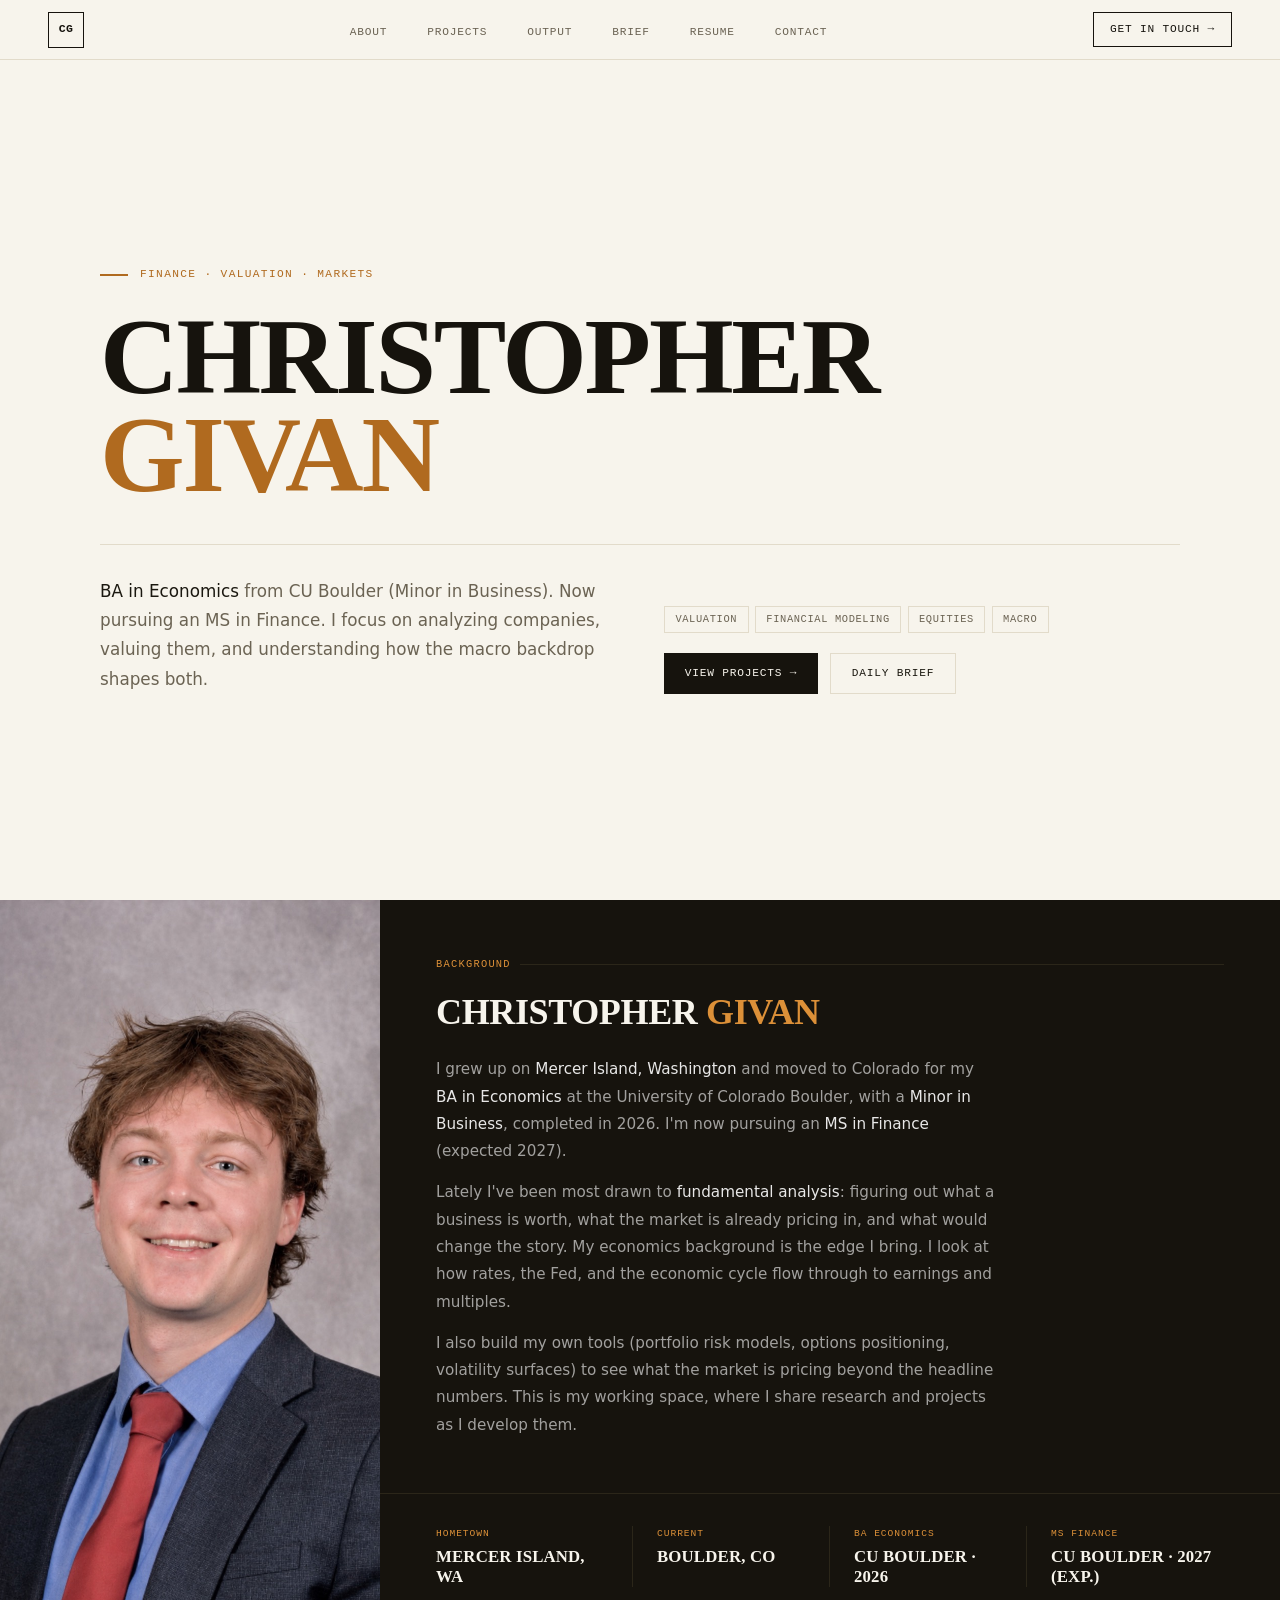
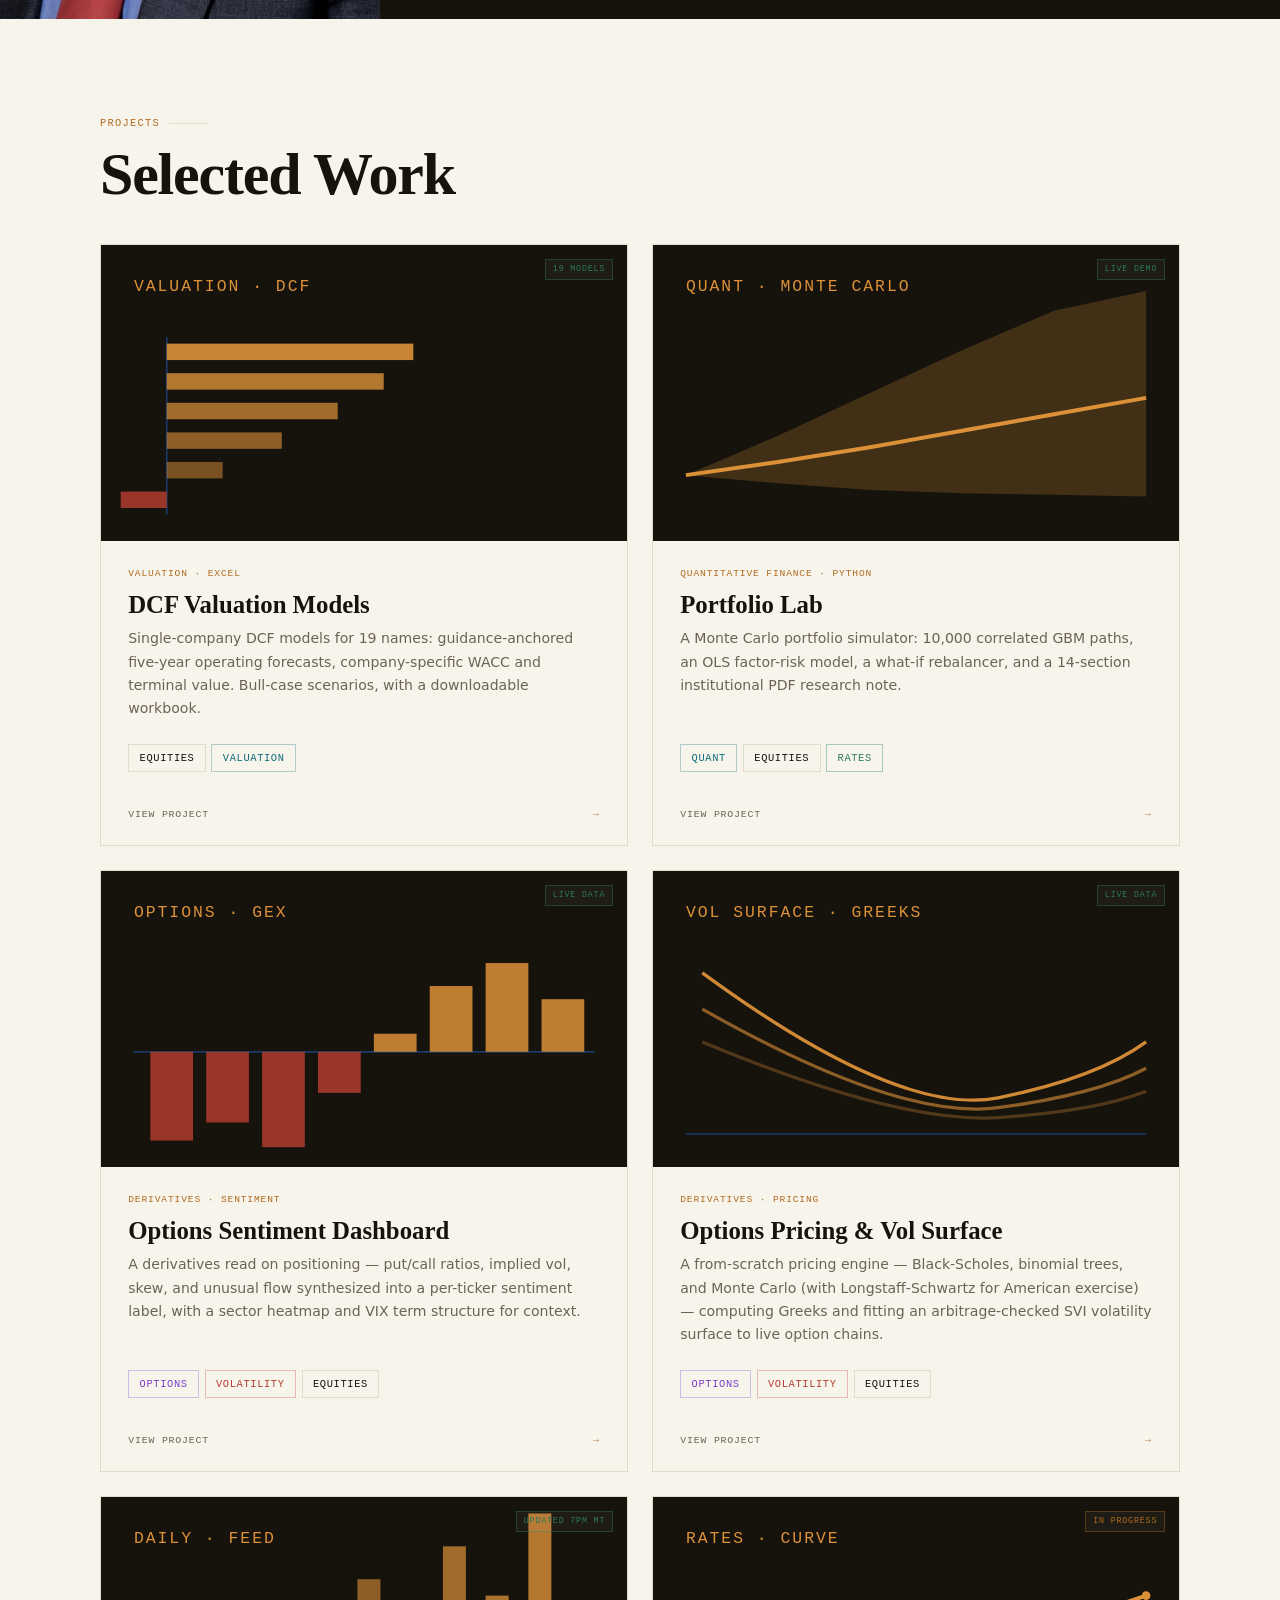
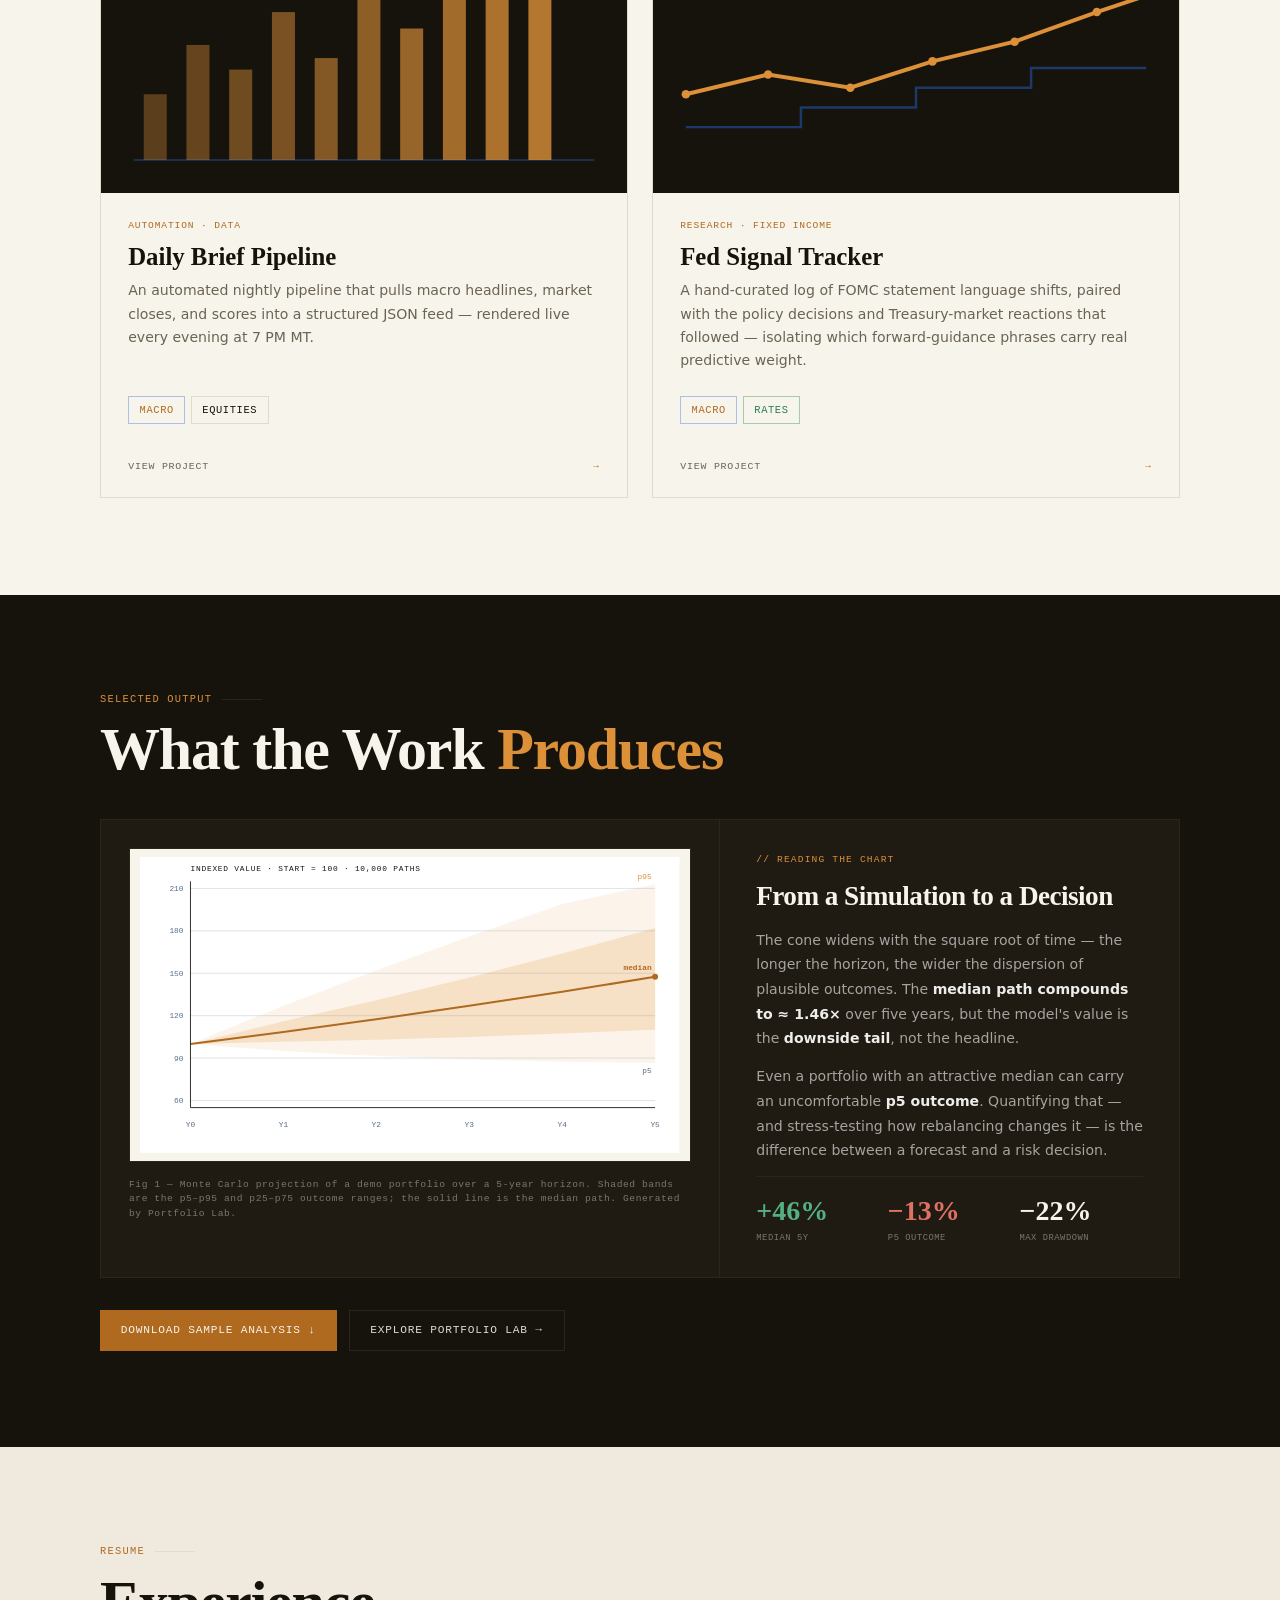
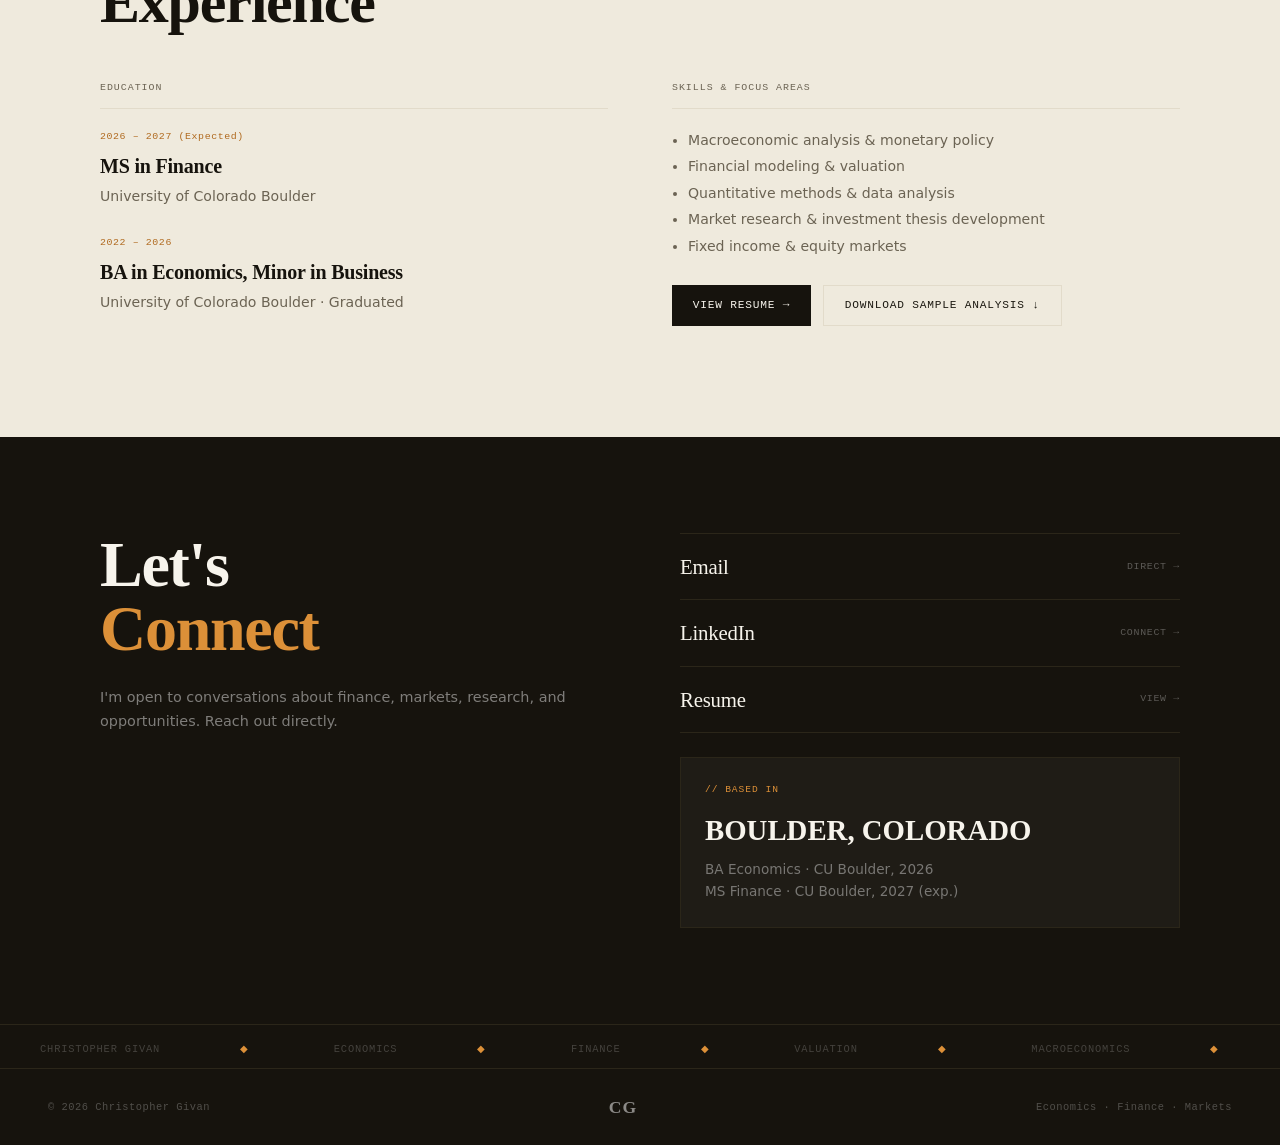
<file: index.html>
<!DOCTYPE html>
<html lang="en">
<head>
  <meta charset="UTF-8" />
  <meta name="viewport" content="width=device-width, initial-scale=1.0" />
  <meta http-equiv="Content-Security-Policy" content="default-src 'self'; script-src 'self' 'unsafe-inline'; style-src 'self' 'unsafe-inline' https://fonts.googleapis.com; font-src https://fonts.gstatic.com; img-src 'self' data:; connect-src 'self'; frame-ancestors 'none';" />
  <title>Christopher Givan — Finance · Valuation · Markets</title>

  <!-- SEO -->
  <meta name="description" content="Christopher Givan — BA in Economics (Minor in Business) from CU Boulder, MS in Finance candidate. Company valuation, options positioning, macro research, and daily market coverage." />
  <meta name="author" content="Christopher Givan" />
  <meta name="theme-color" content="#0e2240" />

  <!-- Open Graph -->
  <meta property="og:type" content="website" />
  <meta property="og:title" content="Christopher Givan — Finance · Valuation · Markets" />
  <meta property="og:description" content="Company valuation, options positioning, macro research, and daily market coverage." />
  <meta property="og:image" content="headshot.jpg" />

  <!-- Twitter -->
  <meta name="twitter:card" content="summary_large_image" />
  <meta name="twitter:title" content="Christopher Givan — Finance · Valuation · Markets" />
  <meta name="twitter:description" content="Company valuation, options positioning, macro research, and daily market coverage." />
  <meta name="twitter:image" content="headshot.jpg" />

  <!-- Favicon (inline SVG, matches CG monogram) -->
  <link rel="icon" type="image/svg+xml" href="data:image/svg+xml,%3Csvg xmlns='http://www.w3.org/2000/svg' viewBox='0 0 32 32'%3E%3Crect width='32' height='32' fill='%230e2240'/%3E%3Ctext x='16' y='22' font-family='-apple-system,BlinkMacSystemFont,Segoe UI,sans-serif' font-size='14' font-weight='800' fill='white' text-anchor='middle'%3ECG%3C/text%3E%3C/svg%3E" />

  <link rel="preconnect" href="https://fonts.googleapis.com" />
  <link rel="preconnect" href="https://fonts.gstatic.com" crossorigin />
  <link href="https://fonts.googleapis.com/css2?family=IBM+Plex+Mono:wght@400;500;600&family=IBM+Plex+Sans:wght@300;400;500;600;700&family=Newsreader:ital,opsz,wght@0,6..72,400;0,6..72,500;0,6..72,600;0,6..72,700;1,6..72,400;1,6..72,500;1,6..72,600;1,6..72,700&display=swap" rel="stylesheet" />
  <link rel="stylesheet" href="Assets/site.css" />
  <style>
    *, *::before, *::after { box-sizing: border-box; margin: 0; padding: 0; }

    :root {
      --white:   #f7f4ec;
      --off:     #efeadd;
      --light:   #e7e0cf;
      --border:  #e2dbca;
      --navy:    #16130d;
      --navy2:   #1f1b13;
      --navy3:   #2b2619;
      --blue:    #b06a1f;
      --blue2:   #dc9038;
      --blue-lt: #f3e4cc;
      --text:    #1b1810;
      --muted:   #6b6353;
      --green:   #2c7a57;
      --green-lt:#dfeee4;
      --red:     #b23b2e;
      --red-lt:  #f6e2dd;
    }

    html { scroll-behavior: smooth; }

    body {
      background: var(--white);
      color: var(--text);
      font-family: 'IBM Plex Sans', system-ui, sans-serif;
      font-size: 15px;
      line-height: 1.6;
      overflow-x: hidden;
    }

    /* ── NAV ── */
    nav {
      position: fixed;
      top: 0; left: 0; right: 0;
      z-index: 200;
      display: flex;
      align-items: center;
      justify-content: space-between;
      padding: 0 3rem;
      height: 60px;
      background: rgba(247, 244, 236, 0.95);
      backdrop-filter: blur(12px);
      border-bottom: 1px solid var(--border);
    }

    .nav-logo {
      display: flex;
      align-items: center;
      justify-content: center;
      width: 36px; height: 36px;
      border: 1.5px solid var(--navy);
      font-family: 'IBM Plex Mono', ui-monospace, monospace;
      font-size: 0.72rem;
      font-weight: 600;
      color: var(--navy);
      text-decoration: none;
      letter-spacing: 0.04em;
    }

    .nav-links {
      display: flex;
      align-items: center;
      gap: 2.5rem;
      list-style: none;
    }

    .nav-links a {
      font-family: 'IBM Plex Mono', ui-monospace, monospace;
      font-size: 0.7rem;
      font-weight: 500;
      color: var(--muted);
      text-decoration: none;
      letter-spacing: 0.07em;
      text-transform: uppercase;
      transition: color 0.15s;
    }

    .nav-links a:hover { color: var(--navy); }

    .nav-cta {
      font-family: 'IBM Plex Mono', ui-monospace, monospace;
      font-size: 0.7rem;
      font-weight: 500;
      letter-spacing: 0.07em;
      text-transform: uppercase;
      padding: 0.45rem 1rem;
      border: 1.5px solid var(--navy);
      color: var(--navy);
      text-decoration: none;
      transition: all 0.15s;
    }

    .nav-cta:hover {
      background: var(--navy);
      color: var(--white);
    }

    /* ── HERO ── */
    #hero {
      min-height: 100vh;
      display: flex;
      align-items: center;
      padding: 0 3rem;
      background: var(--white);
      position: relative;
      overflow: hidden;
    }

    .hero-inner {
      max-width: 1080px;
      margin: 0 auto;
      width: 100%;
      padding-top: 60px;
    }

    .hero-eyebrow {
      font-family: 'IBM Plex Mono', ui-monospace, monospace;
      font-size: 0.7rem;
      color: var(--blue);
      letter-spacing: 0.12em;
      text-transform: uppercase;
      margin-bottom: 1.5rem;
      display: flex;
      align-items: center;
      gap: 0.75rem;
    }

    .hero-eyebrow::before {
      content: '';
      display: inline-block;
      width: 28px;
      height: 1.5px;
      background: var(--blue);
    }

    .hero-name {
      font-family: 'Newsreader', Georgia, 'Times New Roman', serif;
      font-weight: 700;
      font-size: clamp(3.75rem, 8.5vw, 7.5rem);
      line-height: 0.9;
      letter-spacing: -0.02em;
      text-transform: uppercase;
      color: var(--navy);
      margin-bottom: 2.5rem;
    }

    .hero-name .line2 {
      color: var(--blue);
      display: block;
    }

    .hero-bottom {
      display: grid;
      grid-template-columns: 1fr 1fr;
      gap: 3rem;
      align-items: end;
      border-top: 1px solid var(--border);
      padding-top: 2rem;
    }

    .hero-bio {
      font-size: 1.05rem;
      color: var(--muted);
      line-height: 1.75;
    }

    .hero-bio strong { color: var(--text); font-weight: 500; }

    .hero-right-block {
      display: flex;
      flex-direction: column;
      gap: 1.25rem;
      align-items: flex-start;
    }

    .hero-tags {
      display: flex;
      flex-wrap: wrap;
      gap: 0.4rem;
    }

    .tag {
      font-family: 'IBM Plex Mono', ui-monospace, monospace;
      font-size: 0.65rem;
      letter-spacing: 0.06em;
      text-transform: uppercase;
      padding: 0.28rem 0.65rem;
      border: 1px solid var(--border);
      color: var(--muted);
      background: var(--white);
    }

    .hero-btns {
      display: flex;
      gap: 0.75rem;
    }

    .btn {
      font-family: 'IBM Plex Mono', ui-monospace, monospace;
      font-size: 0.7rem;
      font-weight: 500;
      letter-spacing: 0.07em;
      text-transform: uppercase;
      padding: 0.65rem 1.3rem;
      text-decoration: none;
      cursor: pointer;
      border: none;
      transition: all 0.15s;
      display: inline-flex;
      align-items: center;
      gap: 0.4rem;
    }

    .btn-navy  { background: var(--navy); color: var(--white); }
    .btn-navy:hover { background: var(--navy2); }
    .btn-outline { background: transparent; border: 1.5px solid var(--border); color: var(--text); }
    .btn-outline:hover { border-color: var(--navy); color: var(--navy); }

    /* ── ABOUT ── */
    #about {
      background: var(--navy);
      padding: 0;
    }

    .about-bento {
      display: grid;
      grid-template-columns: 380px 1fr;
      grid-template-rows: auto auto;
      min-height: 560px;
    }

    /* Photo cell */
    .about-photo-cell {
      grid-row: 1 / 3;
      position: relative;
      overflow: hidden;
      background: var(--navy2);
    }

    .about-photo-cell img {
      width: 100%;
      height: 100%;
      object-fit: cover;
      object-position: center top;
      display: block;
      filter: grayscale(10%);
    }

    .about-photo-cell .photo-placeholder {
      width: 100%;
      height: 100%;
      min-height: 560px;
      display: flex;
      align-items: center;
      justify-content: center;
      color: var(--navy3);
      font-family: 'IBM Plex Mono', ui-monospace, monospace;
      font-size: 0.7rem;
      letter-spacing: 0.06em;
    }

    /* Bio cell */
    .about-bio-cell {
      padding: 3.5rem 3.5rem 2.5rem;
      border-bottom: 1px solid var(--navy3);
    }

    .about-label {
      font-family: 'IBM Plex Mono', ui-monospace, monospace;
      font-size: 0.65rem;
      letter-spacing: 0.12em;
      text-transform: uppercase;
      color: var(--blue2);
      margin-bottom: 1.25rem;
      display: flex;
      align-items: center;
      gap: 0.6rem;
    }

    .about-label::after {
      content: '';
      flex: 1;
      height: 1px;
      background: var(--navy3);
    }

    .about-bio-cell h2 {
      font-family: 'Newsreader', Georgia, 'Times New Roman', serif;
      font-size: 2.25rem;
      font-weight: 600;
      color: var(--white);
      letter-spacing: -0.01em;
      margin-bottom: 1.5rem;
      line-height: 1.1;
    }

    .about-bio-cell h2 span { color: var(--blue2); }

    .about-text {
      font-size: 0.95rem;
      color: rgba(255,255,255,0.6);
      line-height: 1.8;
      margin-bottom: 0.85rem;
      max-width: 560px;
    }

    .about-text strong { color: rgba(255,255,255,0.9); font-weight: 500; }

    /* Facts row */
    .about-facts-cell {
      padding: 2rem 3.5rem;
      display: grid;
      grid-template-columns: repeat(4, 1fr);
      gap: 0;
    }

    .fact-tile {
      padding: 0 1.5rem 0 0;
      border-right: 1px solid var(--navy3);
    }

    .fact-tile:first-child { padding-left: 0; }
    .fact-tile:last-child { border-right: none; padding-right: 0; padding-left: 1.5rem; }
    .fact-tile:not(:first-child):not(:last-child) { padding-left: 1.5rem; }

    .fact-label {
      font-family: 'IBM Plex Mono', ui-monospace, monospace;
      font-size: 0.6rem;
      letter-spacing: 0.1em;
      text-transform: uppercase;
      color: var(--blue2);
      margin-bottom: 0.35rem;
    }

    .fact-value {
      font-family: 'Newsreader', Georgia, 'Times New Roman', serif;
      font-size: 1.05rem;
      font-weight: 700;
      text-transform: uppercase;
      color: var(--white);
      letter-spacing: 0.01em;
      line-height: 1.2;
    }

    /* ── SECTION WRAPPER ── */
    .section-white { background: var(--white); padding: 6rem 3rem; }
    .section-off    { background: var(--off);   padding: 6rem 3rem; }
    .section-navy   { background: var(--navy);  padding: 6rem 3rem; }

    .inner { max-width: 1080px; margin: 0 auto; }

    .section-eyebrow {
      font-family: 'IBM Plex Mono', ui-monospace, monospace;
      font-size: 0.65rem;
      letter-spacing: 0.12em;
      text-transform: uppercase;
      color: var(--blue);
      margin-bottom: 0.75rem;
      display: flex;
      align-items: center;
      gap: 0.6rem;
    }

    .section-eyebrow-light { color: var(--blue2); }
    .section-eyebrow-light::after { background: var(--navy3) !important; }

    .section-eyebrow::after {
      content: '';
      width: 40px;
      height: 1px;
      background: var(--border);
    }

    .section-heading {
      font-family: 'Newsreader', Georgia, 'Times New Roman', serif;
      font-weight: 600;
      font-size: clamp(2.25rem, 5vw, 3.75rem);
      letter-spacing: -0.02em;
      line-height: 1.0;
      margin-bottom: 2.5rem;
    }

    /* ── PROJECTS ── */
    .projects-grid {
      display: grid;
      grid-template-columns: repeat(3, 1fr);
      gap: 1px;
      background: var(--border);
      border: 1px solid var(--border);
    }

    .project-card {
      background: var(--white);
      padding: 2rem;
      min-height: 200px;
      text-decoration: none;
      display: block;
      transition: background 0.15s;
    }

    .project-card:hover { background: var(--off); }

    .project-cat {
      font-family: 'IBM Plex Mono', ui-monospace, monospace;
      font-size: 0.6rem;
      letter-spacing: 0.08em;
      text-transform: uppercase;
      color: var(--blue);
      margin-bottom: 0.6rem;
    }

    .project-card h3 {
      font-family: 'Newsreader', Georgia, 'Times New Roman', serif;
      font-size: 1.3rem;
      font-weight: 600;
      color: var(--navy);
    }

    .project-card p {
      font-size: 0.85rem;
      color: var(--muted);
      margin-top: 0.4rem;
      line-height: 1.6;
    }

    .placeholder-card {
      background: var(--white);
      display: flex;
      align-items: center;
      justify-content: center;
      min-height: 200px;
      border: 1.5px dashed var(--border);
    }

    .placeholder-card span {
      font-family: 'IBM Plex Mono', ui-monospace, monospace;
      font-size: 0.65rem;
      letter-spacing: 0.08em;
      text-transform: uppercase;
      color: var(--border);
    }

    /* ── BRIEF ── */
    #brief { background: var(--navy); }

    .brief-header {
      background: var(--navy);
      border-bottom: 1px solid var(--navy3);
      padding: 1.1rem 3rem;
      display: flex;
      align-items: center;
      justify-content: space-between;
      flex-wrap: wrap;
      gap: 0.75rem;
    }

    .brief-badge {
      font-family: 'IBM Plex Mono', ui-monospace, monospace;
      font-size: 0.62rem;
      letter-spacing: 0.1em;
      text-transform: uppercase;
      color: var(--blue2);
      border: 1px solid var(--navy3);
      padding: 0.22rem 0.6rem;
      background: rgba(255,255,255,0.04);
    }

    .brief-date {
      font-family: 'IBM Plex Mono', ui-monospace, monospace;
      font-size: 0.7rem;
      color: rgba(255,255,255,0.35);
      letter-spacing: 0.04em;
    }

    /* Market strip */
    .mkt-strip {
      display: grid;
      grid-template-columns: repeat(6, 1fr);
      border-bottom: 1px solid var(--navy3);
    }

    .mkt-tile {
      padding: 1rem 1.5rem;
      border-right: 1px solid var(--navy3);
      background: rgba(0,0,0,0.15);
    }

    .mkt-tile:last-child { border-right: none; }

    .mkt-ticker {
      font-family: 'IBM Plex Mono', ui-monospace, monospace;
      font-size: 0.58rem;
      letter-spacing: 0.1em;
      text-transform: uppercase;
      color: rgba(255,255,255,0.35);
      margin-bottom: 0.3rem;
    }

    .mkt-price {
      font-family: 'Newsreader', Georgia, 'Times New Roman', serif;
      font-size: 1.2rem;
      font-weight: 800;
      color: var(--white);
      line-height: 1;
    }

    .mkt-chg {
      font-family: 'IBM Plex Mono', ui-monospace, monospace;
      font-size: 0.67rem;
      margin-top: 0.2rem;
    }

    .up   { color: #54b083; }
    .down { color: #dd7163; }
    .flat { color: rgba(244, 239, 227, 0.35); }

    /* Brief body */
    .brief-body {
      display: grid;
      grid-template-columns: 1fr 280px;
      max-width: 1080px;
      margin: 0 auto;
    }

    .brief-main {
      padding: 2rem 2.5rem;
      border-right: 1px solid var(--navy3);
    }

    .brief-sidebar {
      padding: 1.5rem;
    }

    .brief-col-label {
      font-family: 'IBM Plex Mono', ui-monospace, monospace;
      font-size: 0.6rem;
      letter-spacing: 0.1em;
      text-transform: uppercase;
      color: rgba(255,255,255,0.3);
      margin-bottom: 1rem;
      padding-bottom: 0.6rem;
      border-bottom: 1px solid var(--navy3);
    }

    .b-story {
      padding: 1rem 0;
      border-bottom: 1px solid var(--navy3);
    }

    .b-story:last-child { border-bottom: none; }

    .b-cat {
      font-family: 'IBM Plex Mono', ui-monospace, monospace;
      font-size: 0.57rem;
      letter-spacing: 0.08em;
      text-transform: uppercase;
      color: var(--blue2);
      margin-bottom: 0.3rem;
    }

    .b-hed {
      font-family: 'Newsreader', Georgia, 'Times New Roman', serif;
      font-size: 1rem;
      font-weight: 800;
      text-transform: uppercase;
      color: var(--white);
      line-height: 1.1;
      margin-bottom: 0.3rem;
    }

    .b-body {
      font-size: 0.83rem;
      color: rgba(255,255,255,0.5);
      line-height: 1.65;
    }

    /* Sports sidebar */
    .sport-item {
      padding: 0.8rem 0;
      border-bottom: 1px solid var(--navy3);
    }

    .sport-item:last-child { border-bottom: none; }

    .sport-name {
      font-family: 'Newsreader', Georgia, 'Times New Roman', serif;
      font-size: 0.88rem;
      font-weight: 700;
      text-transform: uppercase;
      color: var(--white);
      letter-spacing: 0.02em;
      display: flex;
      align-items: center;
      gap: 0.4rem;
      margin-bottom: 0.2rem;
    }

    .s-pill {
      font-family: 'IBM Plex Mono', ui-monospace, monospace;
      font-size: 0.55rem;
      padding: 0.1rem 0.32rem;
      border-radius: 2px;
      letter-spacing: 0.04em;
    }

    .s-w   { background: rgba(44,122,87,0.15);  color: var(--green); }
    .s-l   { background: rgba(178,59,46,0.15);  color: var(--red); }
    .s-up  { background: rgba(220,144,56,0.15); color: var(--blue2); }

    .sport-detail {
      font-size: 0.76rem;
      color: rgba(255,255,255,0.4);
      line-height: 1.5;
    }

    /* Watch bar */
    .brief-watch {
      background: rgba(0,0,0,0.2);
      border-top: 1px solid var(--navy3);
      padding: 1rem 2.5rem;
      display: flex;
      gap: 2rem;
      align-items: flex-start;
      flex-wrap: wrap;
    }

    .watch-label {
      font-family: 'IBM Plex Mono', ui-monospace, monospace;
      font-size: 0.6rem;
      letter-spacing: 0.1em;
      text-transform: uppercase;
      color: var(--blue2);
      white-space: nowrap;
      padding-top: 0.1rem;
    }

    .watch-items {
      display: flex;
      gap: 2rem;
      flex-wrap: wrap;
    }

    .watch-item {
      font-size: 0.8rem;
      color: rgba(255,255,255,0.4);
      display: flex;
      align-items: baseline;
      gap: 0.4rem;
    }

    .watch-item::before {
      content: '→';
      color: var(--blue2);
      font-family: 'IBM Plex Mono', ui-monospace, monospace;
      font-size: 0.65rem;
    }

    /* ── RESUME ── */
    .resume-grid {
      display: grid;
      grid-template-columns: 1fr 1fr;
      gap: 4rem;
      margin-top: 3rem;
    }

    .resume-col-label {
      font-family: 'IBM Plex Mono', ui-monospace, monospace;
      font-size: 0.62rem;
      letter-spacing: 0.1em;
      text-transform: uppercase;
      color: var(--muted);
      margin-bottom: 1.25rem;
      padding-bottom: 0.75rem;
      border-bottom: 1px solid var(--border);
    }

    .re-entry { margin-bottom: 1.75rem; }

    .re-date {
      font-family: 'IBM Plex Mono', ui-monospace, monospace;
      font-size: 0.62rem;
      letter-spacing: 0.06em;
      color: var(--blue);
      margin-bottom: 0.3rem;
    }

    .re-entry h3 {
      font-family: 'Newsreader', Georgia, 'Times New Roman', serif;
      font-size: 1.25rem;
      font-weight: 600;
      color: var(--navy);
      letter-spacing: -0.01em;
    }

    .re-org {
      font-size: 0.88rem;
      color: var(--muted);
      margin-top: 0.2rem;
    }

    .re-entry ul {
      padding-left: 1rem;
      margin-top: 0.5rem;
    }

    .re-entry ul li {
      font-size: 0.88rem;
      color: var(--muted);
      margin-bottom: 0.25rem;
    }

    /* ── CONTACT ── */
    .contact-grid {
      display: grid;
      grid-template-columns: 1fr 1fr;
      gap: 5rem;
      align-items: start;
    }

    .contact-heading {
      font-family: 'Newsreader', Georgia, 'Times New Roman', serif;
      font-size: clamp(2.5rem, 5vw, 4.5rem);
      font-weight: 600;
      color: var(--white);
      line-height: 1.0;
      letter-spacing: -0.02em;
      margin-bottom: 1.5rem;
    }

    .contact-heading span { color: var(--blue2); }

    .contact-sub {
      font-size: 0.9rem;
      color: rgba(255,255,255,0.45);
      line-height: 1.7;
    }

    .contact-links { margin-bottom: 1.5rem; }

    .contact-link {
      display: flex;
      align-items: center;
      justify-content: space-between;
      padding: 1rem 0;
      border-top: 1px solid var(--navy3);
      text-decoration: none;
      transition: opacity 0.15s;
    }

    .contact-link:last-child { border-bottom: 1px solid var(--navy3); }
    .contact-link:hover { opacity: 0.65; }

    .cl-name {
      font-family: 'Newsreader', Georgia, 'Times New Roman', serif;
      font-size: 1.3rem;
      font-weight: 500;
      color: var(--white);
      letter-spacing: -0.01em;
    }

    .cl-action {
      font-family: 'IBM Plex Mono', ui-monospace, monospace;
      font-size: 0.62rem;
      letter-spacing: 0.07em;
      text-transform: uppercase;
      color: rgba(255,255,255,0.3);
    }

    .info-card {
      background: rgba(255,255,255,0.04);
      border: 1px solid var(--navy3);
      padding: 1.5rem;
    }

    .info-card-label {
      font-family: 'IBM Plex Mono', ui-monospace, monospace;
      font-size: 0.6rem;
      letter-spacing: 0.1em;
      text-transform: uppercase;
      color: var(--blue2);
      margin-bottom: 0.6rem;
    }

    .info-card-city {
      font-family: 'Newsreader', Georgia, 'Times New Roman', serif;
      font-size: 1.8rem;
      font-weight: 800;
      text-transform: uppercase;
      color: var(--white);
      margin-bottom: 0.4rem;
    }

    .info-card-detail {
      font-size: 0.85rem;
      color: rgba(255,255,255,0.4);
      line-height: 1.6;
    }

    /* ── TICKER ── */
    .ticker-wrap {
      background: var(--navy);
      border-top: 1px solid var(--navy3);
      padding: 0.6rem 0;
      overflow: hidden;
      white-space: nowrap;
    }

    .ticker-track {
      display: inline-block;
      animation: ticker 30s linear infinite;
    }

    .ticker-track span {
      font-family: 'IBM Plex Mono', ui-monospace, monospace;
      font-size: 0.65rem;
      letter-spacing: 0.08em;
      text-transform: uppercase;
      color: rgba(255,255,255,0.2);
      padding: 0 2.5rem;
    }

    .ticker-track span.accent { color: var(--blue2); }

    @keyframes ticker {
      0%   { transform: translateX(0); }
      100% { transform: translateX(-50%); }
    }

    /* ── FOOTER ── */
    footer {
      background: var(--navy);
      border-top: 1px solid var(--navy3);
      padding: 1.5rem 3rem;
      display: flex;
      align-items: center;
      justify-content: space-between;
    }

    footer .f-left, footer .f-right {
      font-family: 'IBM Plex Mono', ui-monospace, monospace;
      font-size: 0.65rem;
      letter-spacing: 0.05em;
      color: rgba(255,255,255,0.25);
    }

    footer .f-logo {
      font-family: 'Newsreader', Georgia, 'Times New Roman', serif;
      font-size: 1.1rem;
      font-weight: 800;
      color: rgba(255,255,255,0.5);
      letter-spacing: 0.06em;
    }

    hr.divider {
      border: none;
      border-top: 1px solid var(--border);
      max-width: 1080px;
      margin: 0 auto;
    }

    ::-webkit-scrollbar { width: 5px; }
    ::-webkit-scrollbar-track { background: var(--white); }
    ::-webkit-scrollbar-thumb { background: var(--border); }

    /* ════════════════════════════════════════════════════════
       PROJECT CARDS  (visual cards w/ thumbnail + tags + hover)
       ════════════════════════════════════════════════════════ */
    .cards-grid {
      display: grid;
      grid-template-columns: repeat(2, 1fr);
      gap: 1.5rem;
    }
    .pcard {
      display: flex;
      flex-direction: column;
      background: var(--white);
      border: 1px solid var(--border);
      text-decoration: none;
      overflow: hidden;
      transition: transform 0.22s ease, box-shadow 0.22s ease, border-color 0.22s ease;
    }
    .pcard:hover {
      transform: translateY(-5px);
      box-shadow: 0 18px 40px -22px rgba(14,34,64,0.45);
      border-color: var(--blue);
    }
    /* thumbnail (SVG mini-chart, 16:9) */
    .pcard-thumb {
      position: relative;
      aspect-ratio: 16 / 9;
      background: var(--navy);
      overflow: hidden;
    }
    .pcard-thumb svg { transition: transform 0.4s ease; }
    .pcard:hover .pcard-thumb svg { transform: scale(1.04); }
    .pcard-status {
      position: absolute;
      top: 0.85rem; right: 0.85rem;
      font-family: 'IBM Plex Mono', ui-monospace, monospace;
      font-size: 0.52rem;
      letter-spacing: 0.1em;
      text-transform: uppercase;
      padding: 0.18rem 0.45rem;
      border: 1px solid rgba(255,255,255,0.18);
      color: rgba(255,255,255,0.7);
      background: rgba(255,255,255,0.04);
    }
    .pcard-status.live { color: var(--green); border-color: rgba(44,122,87,0.4); }
    .pcard-status.wip  { color: var(--amber); border-color: rgba(176,106,31,0.4); }
    .pcard-body { padding: 1.6rem 1.7rem 0.4rem; flex: 1; }
    .pcard-cat {
      font-family: 'IBM Plex Mono', ui-monospace, monospace;
      font-size: 0.6rem;
      letter-spacing: 0.09em;
      text-transform: uppercase;
      color: var(--blue);
      margin-bottom: 0.55rem;
    }
    .pcard-body h3 {
      font-family: 'Newsreader', Georgia, 'Times New Roman', serif;
      font-size: 1.55rem;
      font-weight: 600;
      color: var(--navy);
      line-height: 1.1;
      margin-bottom: 0.6rem;
    }
    .pcard-body p {
      font-size: 0.88rem;
      color: var(--muted);
      line-height: 1.65;
    }
    .pcard-tags {
      display: flex;
      flex-wrap: wrap;
      gap: 0.35rem;
      padding: 1.1rem 1.7rem 0;
    }
    .pcard-foot {
      display: flex;
      align-items: center;
      justify-content: space-between;
      padding: 1.2rem 1.7rem 1.4rem;
      margin-top: 1rem;
      font-family: 'IBM Plex Mono', ui-monospace, monospace;
      font-size: 0.62rem;
      letter-spacing: 0.08em;
      text-transform: uppercase;
      color: var(--muted);
    }
    .pcard-foot .arrow { color: var(--blue); transition: transform 0.22s ease; }
    .pcard:hover .pcard-foot .arrow { transform: translateX(5px); }

    /* tag colour accents by domain */
    .tag.t-macro       { color: var(--blue);  border-color: rgba(26,95,212,0.35); }
    .tag.t-rates       { color: var(--green); border-color: rgba(17,122,68,0.35); }
    .tag.t-equities    { color: var(--navy);  border-color: var(--border); }
    .tag.t-options     { color: #7a3ec9;      border-color: rgba(122,62,201,0.3); }
    .tag.t-volatility  { color: var(--red);   border-color: rgba(191,50,50,0.3); }
    .tag.t-quant       { color: #0a6b78;      border-color: rgba(10,107,120,0.3); }

    /* ════════════════════════════════════════════════════════
       SELECTED OUTPUT  (analytical-proof showcase)
       ════════════════════════════════════════════════════════ */
    .output-grid {
      display: grid;
      grid-template-columns: 1.35fr 1fr;
      gap: 0;
      border: 1px solid var(--navy3);
      background: var(--navy2);
    }
    .output-chart {
      padding: 1.75rem;
      border-right: 1px solid var(--navy3);
      display: flex;
      flex-direction: column;
      gap: 1rem;
    }
    .output-chart .chart-frame {
      background: var(--white);
      border: 1px solid var(--navy3);
      padding: 0.5rem 0.65rem;
    }
    .output-caption {
      font-family: 'IBM Plex Mono', ui-monospace, monospace;
      font-size: 0.6rem;
      letter-spacing: 0.06em;
      color: rgba(255,255,255,0.4);
      line-height: 1.5;
    }
    .output-read { padding: 2rem 2.25rem; display: flex; flex-direction: column; }
    .output-read .o-label {
      font-family: 'IBM Plex Mono', ui-monospace, monospace;
      font-size: 0.6rem;
      letter-spacing: 0.12em;
      text-transform: uppercase;
      color: var(--blue2);
      margin-bottom: 0.9rem;
    }
    .output-read h3 {
      font-family: 'Newsreader', Georgia, 'Times New Roman', serif;
      font-size: 1.7rem;
      font-weight: 600;
      color: var(--white);
      line-height: 1.1;
      letter-spacing: -0.02em;
      margin-bottom: 1rem;
    }
    .output-read p {
      font-size: 0.88rem;
      color: rgba(255,255,255,0.6);
      line-height: 1.75;
      margin-bottom: 0.85rem;
    }
    .output-read p strong { color: rgba(255,255,255,0.92); font-weight: 600; }
    .output-stats {
      display: grid;
      grid-template-columns: repeat(3, 1fr);
      border-top: 1px solid var(--navy3);
      margin-top: auto;
      padding-top: 1.25rem;
      gap: 0.5rem;
    }
    .output-stat .v {
      font-family: 'Newsreader', Georgia, 'Times New Roman', serif;
      font-size: 1.75rem;
      font-weight: 800;
      color: var(--white);
      line-height: 1;
    }
    .output-stat .v.up   { color: #54b083; }
    .output-stat .v.down { color: #dd7163; }
    .output-stat .l {
      font-family: 'IBM Plex Mono', ui-monospace, monospace;
      font-size: 0.55rem;
      letter-spacing: 0.06em;
      text-transform: uppercase;
      color: rgba(255,255,255,0.4);
      margin-top: 0.35rem;
    }
    .btn-blue { background: var(--blue); color: var(--white); }
    .btn-blue:hover { background: var(--blue2); }
    .btn-ghost-light { background: transparent; border: 1.5px solid var(--navy3); color: rgba(255,255,255,0.85); }
    .btn-ghost-light:hover { border-color: var(--blue2); color: var(--white); }

    /* ════════════════════════════════════════════════════════
       RESPONSIVE  (homepage additions)
       ════════════════════════════════════════════════════════ */
    @media (max-width: 900px) {
      nav { padding: 0 1.25rem; }
      .nav-links { gap: 1.1rem; }
      #hero { padding: 0 1.5rem; }
      .hero-bottom { grid-template-columns: 1fr; gap: 1.75rem; }
      .section-white, .section-off, .section-navy { padding: 4rem 1.5rem; }
      .about-bento { grid-template-columns: 1fr; }
      .about-photo-cell { grid-row: auto; min-height: 320px; }
      .about-facts-cell { grid-template-columns: repeat(2, 1fr); gap: 1.25rem 0; }
      .cards-grid { grid-template-columns: 1fr; }
      .output-grid { grid-template-columns: 1fr; }
      .output-chart { border-right: none; border-bottom: 1px solid var(--navy3); }
      .resume-grid, .contact-grid { grid-template-columns: 1fr; gap: 2.5rem; }
      footer { padding: 1.25rem 1.5rem; flex-wrap: wrap; gap: 0.5rem; }
    }
    @media (max-width: 600px) {
      .nav-links { display: none; }
      .hero-name { font-size: 4rem; }
      .about-facts-cell { grid-template-columns: 1fr; }
      .output-stats { grid-template-columns: 1fr; gap: 0.85rem; }
    }

    /* ── BRIEF META ── */
    .brief-updated {
      font-family: 'IBM Plex Mono', ui-monospace, monospace;
      font-size: 0.65rem;
      letter-spacing: 0.04em;
      color: rgba(255,255,255,0.35);
    }
    .brief-stale {
      font-family: 'IBM Plex Mono', ui-monospace, monospace;
      font-size: 0.65rem;
      letter-spacing: 0.04em;
      color: #e8a030;
      margin-left: 0.75rem;
    }
    .brief-no-data {
      font-family: 'IBM Plex Mono', ui-monospace, monospace;
      font-size: 0.75rem;
      color: rgba(255,255,255,0.25);
      padding: 2rem 0;
      letter-spacing: 0.04em;
    }
  </style>
</head>
<body>

<!-- NAV -->
<nav>
  <a href="#hero" class="nav-logo">CG</a>
  <ul class="nav-links">
    <li><a href="#about">About</a></li>
    <li><a href="#projects">Projects</a></li>
    <li><a href="#output">Output</a></li>
    <li><a href="brief.html">Brief</a></li>
    <li><a href="#resume">Resume</a></li>
    <li><a href="#contact">Contact</a></li>
  </ul>
  <a href="mailto:givanchris@icloud.com" class="nav-cta">Get in Touch →</a>
</nav>

<!-- HERO -->
<section id="hero" class="page-main">
  <div class="hero-inner">
    <div class="hero-eyebrow cg-load">Finance · Valuation · Markets</div>
    <h1 class="hero-name cg-load cg-load--2">
      CHRISTOPHER<br>
      <span class="line2">GIVAN</span>
    </h1>
    <div class="hero-bottom cg-load cg-load--3">
      <p class="hero-bio">
        <strong>BA in Economics</strong> from CU Boulder (Minor in Business). Now pursuing an MS in Finance.
        I focus on analyzing companies, valuing them, and understanding how the macro backdrop shapes both.
      </p>
      <div class="hero-right-block">
        <div class="hero-tags">
          <span class="tag">Valuation</span>
          <span class="tag">Financial Modeling</span>
          <span class="tag">Equities</span>
          <span class="tag">Macro</span>
        </div>
        <div class="hero-btns">
          <a href="#projects" class="btn btn-navy">View Projects →</a>
          <a href="brief.html" class="btn btn-outline">Daily Brief</a>
        </div>
      </div>
    </div>
  </div>
</section>

<!-- ABOUT -->
<section id="about">
  <div class="about-bento">

    <!-- Photo -->
    <div class="about-photo-cell">
      <img src="headshot.jpg" alt="Christopher Givan"
           onerror="this.style.display='none';this.nextElementSibling.style.display='flex';" />
      <div class="photo-placeholder" style="display:none;">Photo</div>
    </div>

    <!-- Bio -->
    <div class="about-bio-cell reveal">
      <div class="about-label section-eyebrow-light">Background</div>
      <h2>CHRISTOPHER <span>GIVAN</span></h2>
      <p class="about-text">
        I grew up on <strong>Mercer Island, Washington</strong> and moved to Colorado for my
        <strong>BA in Economics</strong> at the University of Colorado Boulder, with a <strong>Minor in Business</strong>, completed in 2026.
        I'm now pursuing an <strong>MS in Finance</strong> (expected 2027).
      </p>
      <p class="about-text">
        Lately I've been most drawn to <strong>fundamental analysis</strong>: figuring out what a business is worth, what the
        market is already pricing in, and what would change the story. My economics background is the edge
        I bring. I look at how rates, the Fed, and the economic cycle flow through to earnings and multiples.
      </p>
      <p class="about-text">
        I also build my own tools (portfolio risk models, options positioning, volatility surfaces) to see what the
        market is pricing beyond the headline numbers. This is my working space, where I share research and projects as I develop them.
      </p>
    </div>

    <!-- Facts row -->
    <div class="about-facts-cell reveal">
      <div class="fact-tile">
        <div class="fact-label">Hometown</div>
        <div class="fact-value">Mercer Island, WA</div>
      </div>
      <div class="fact-tile">
        <div class="fact-label">Current</div>
        <div class="fact-value">Boulder, CO</div>
      </div>
      <div class="fact-tile">
        <div class="fact-label">BA Economics</div>
        <div class="fact-value">CU Boulder · 2026</div>
      </div>
      <div class="fact-tile">
        <div class="fact-label">MS Finance</div>
        <div class="fact-value">CU Boulder · 2027 (exp.)</div>
      </div>
    </div>

  </div>
</section>

<!-- ════════════════════════════════════════════════════════════
     PROJECTS  —  visual cards (thumbnail + tags), top priority
     ════════════════════════════════════════════════════════════ -->
<div class="section-white" id="projects">
  <div class="inner">
    <div class="section-eyebrow reveal">Projects</div>
    <div class="section-heading reveal" style="color:var(--navy);">Selected Work</div>
    <div class="cards-grid" data-stagger>

      <!-- DCF Valuation Models -->
      <a href="dcf-models.html" class="pcard reveal">
        <div class="pcard-thumb">
          <span class="pcard-status live">19 models</span>
          <svg viewBox="0 0 320 180" preserveAspectRatio="xMidYMid slice" style="width:100%;height:100%;display:block" aria-hidden="true">
            <rect width="320" height="180" fill="#16130d"/>
            <line x1="40" y1="56" x2="40" y2="164" stroke="#1c3a68" stroke-width="1"/>
            <rect x="40" y="60" width="150" height="10" fill="#dc9038" opacity="0.9"/>
            <rect x="40" y="78" width="132" height="10" fill="#dc9038" opacity="0.8"/>
            <rect x="40" y="96" width="104" height="10" fill="#dc9038" opacity="0.7"/>
            <rect x="40" y="114" width="70" height="10" fill="#dc9038" opacity="0.6"/>
            <rect x="40" y="132" width="34" height="10" fill="#dc9038" opacity="0.5"/>
            <rect x="12" y="150" width="28" height="10" fill="#b23b2e" opacity="0.85"/>
            <text x="20" y="28" font-family="'IBM Plex Mono', ui-monospace, monospace" font-size="10" letter-spacing="0.12em" fill="#dc9038">VALUATION · DCF</text>
          </svg>
        </div>
        <div class="pcard-body">
          <div class="pcard-cat">Valuation · Excel</div>
          <h3>DCF Valuation Models</h3>
          <p>Single-company DCF models for 19 names: guidance-anchored five-year operating forecasts, company-specific WACC and terminal value. Bull-case scenarios, with a downloadable workbook.</p>
        </div>
        <div class="pcard-tags">
          <span class="tag t-equities">Equities</span>
          <span class="tag t-quant">Valuation</span>
        </div>
        <div class="pcard-foot"><span>View project</span><span class="arrow">→</span></div>
      </a>

      <!-- Portfolio Lab -->
      <a href="portfolio-lab.html" class="pcard reveal">
        <div class="pcard-thumb">
          <span class="pcard-status live">Live demo</span>
          <svg viewBox="0 0 320 180" preserveAspectRatio="xMidYMid slice" style="width:100%;height:100%;display:block" aria-hidden="true">
            <rect width="320" height="180" fill="#16130d"/>
            <path d="M 20 140 L 76 116 L 132 90 L 188 64 L 244 40 L 300 28 L 300 153 L 244 152 L 188 151 L 132 149 L 76 145 L 20 140 Z" fill="#dc9038" opacity="0.22"/>
            <path d="M 20 140 L 76 132 L 132 123 L 188 113 L 244 103 L 300 93" fill="none" stroke="#dc9038" stroke-width="2.4"/>
            <text x="20" y="28" font-family="'IBM Plex Mono', ui-monospace, monospace" font-size="10" letter-spacing="0.12em" fill="#dc9038">QUANT · MONTE CARLO</text>
          </svg>
        </div>
        <div class="pcard-body">
          <div class="pcard-cat">Quantitative Finance · Python</div>
          <h3>Portfolio Lab</h3>
          <p>A Monte Carlo portfolio simulator: 10,000 correlated GBM paths, an OLS factor-risk model, a what-if rebalancer, and a 14-section institutional PDF research note.</p>
        </div>
        <div class="pcard-tags">
          <span class="tag t-quant">Quant</span>
          <span class="tag t-equities">Equities</span>
          <span class="tag t-rates">Rates</span>
        </div>
        <div class="pcard-foot"><span>View project</span><span class="arrow">→</span></div>
      </a>

      <!-- Options Sentiment -->
      <a href="options.html" class="pcard reveal">
        <div class="pcard-thumb">
          <span class="pcard-status live">Live data</span>
          <svg viewBox="0 0 320 180" preserveAspectRatio="xMidYMid slice" style="width:100%;height:100%;display:block" aria-hidden="true">
            <rect width="320" height="180" fill="#16130d"/>
            <line x1="20" y1="110" x2="300" y2="110" stroke="#1c3a68" stroke-width="1"/>
            <rect x="30" y="110" width="26" height="54" fill="#b23b2e" opacity="0.85"/><rect x="64" y="110" width="26" height="43" fill="#b23b2e" opacity="0.85"/><rect x="98" y="110" width="26" height="58" fill="#b23b2e" opacity="0.85"/><rect x="132" y="110" width="26" height="25" fill="#b23b2e" opacity="0.85"/><rect x="166" y="99" width="26" height="11" fill="#dc9038" opacity="0.85"/><rect x="200" y="70" width="26" height="40" fill="#dc9038" opacity="0.85"/><rect x="234" y="56" width="26" height="54" fill="#dc9038" opacity="0.85"/><rect x="268" y="78" width="26" height="32" fill="#dc9038" opacity="0.85"/>
            <text x="20" y="28" font-family="'IBM Plex Mono', ui-monospace, monospace" font-size="10" letter-spacing="0.12em" fill="#dc9038">OPTIONS · GEX</text>
          </svg>
        </div>
        <div class="pcard-body">
          <div class="pcard-cat">Derivatives · Sentiment</div>
          <h3>Options Sentiment Dashboard</h3>
          <p>A derivatives read on positioning — put/call ratios, implied vol, skew, and unusual flow synthesized into a per-ticker sentiment label, with a sector heatmap and VIX term structure for context.</p>
        </div>
        <div class="pcard-tags">
          <span class="tag t-options">Options</span>
          <span class="tag t-volatility">Volatility</span>
          <span class="tag t-equities">Equities</span>
        </div>
        <div class="pcard-foot"><span>View project</span><span class="arrow">→</span></div>
      </a>

      <!-- Options Pricing & Vol Surface -->
      <a href="vol-surface.html" class="pcard reveal">
        <div class="pcard-thumb">
          <span class="pcard-status live">Live data</span>
          <svg viewBox="0 0 320 180" preserveAspectRatio="xMidYMid slice" style="width:100%;height:100%;display:block" aria-hidden="true">
            <rect width="320" height="180" fill="#16130d"/>
            <line x1="20" y1="160" x2="300" y2="160" stroke="#1c3a68" stroke-width="1"/>
            <path d="M30 62 Q150 150 210 138 T300 104" fill="none" stroke="#dc9038" stroke-width="2" opacity="0.95"/>
            <path d="M30 84 Q150 152 210 144 T300 120" fill="none" stroke="#dc9038" stroke-width="2" opacity="0.6"/>
            <path d="M30 104 Q150 154 210 150 T300 134" fill="none" stroke="#dc9038" stroke-width="2" opacity="0.3"/>
            <text x="20" y="28" font-family="'IBM Plex Mono', ui-monospace, monospace" font-size="10" letter-spacing="0.12em" fill="#dc9038">VOL SURFACE · GREEKS</text>
          </svg>
        </div>
        <div class="pcard-body">
          <div class="pcard-cat">Derivatives · Pricing</div>
          <h3>Options Pricing &amp; Vol Surface</h3>
          <p>A from-scratch pricing engine — Black-Scholes, binomial trees, and Monte Carlo (with Longstaff-Schwartz for American exercise) — computing Greeks and fitting an arbitrage-checked SVI volatility surface to live option chains.</p>
        </div>
        <div class="pcard-tags">
          <span class="tag t-options">Options</span>
          <span class="tag t-volatility">Volatility</span>
          <span class="tag t-equities">Equities</span>
        </div>
        <div class="pcard-foot"><span>View project</span><span class="arrow">→</span></div>
      </a>

      <!-- Daily Brief Pipeline -->
      <a href="brief.html" class="pcard reveal">
        <div class="pcard-thumb">
          <span class="pcard-status live">Updated 7PM MT</span>
          <svg viewBox="0 0 320 180" preserveAspectRatio="xMidYMid slice" style="width:100%;height:100%;display:block" aria-hidden="true">
            <rect width="320" height="180" fill="#16130d"/>
            <line x1="20" y1="160" x2="300" y2="160" stroke="#1c3a68" stroke-width="1"/>
            <rect x="26" y="120" width="14" height="40" fill="#dc9038" opacity="0.35"/><rect x="52" y="90" width="14" height="70" fill="#dc9038" opacity="0.40"/><rect x="78" y="105" width="14" height="55" fill="#dc9038" opacity="0.45"/><rect x="104" y="70" width="14" height="90" fill="#dc9038" opacity="0.50"/><rect x="130" y="98" width="14" height="62" fill="#dc9038" opacity="0.55"/><rect x="156" y="50" width="14" height="110" fill="#dc9038" opacity="0.60"/><rect x="182" y="80" width="14" height="80" fill="#dc9038" opacity="0.65"/><rect x="208" y="30" width="14" height="130" fill="#dc9038" opacity="0.70"/><rect x="234" y="60" width="14" height="100" fill="#dc9038" opacity="0.75"/><rect x="260" y="10" width="14" height="150" fill="#dc9038" opacity="0.80"/>
            <text x="20" y="28" font-family="'IBM Plex Mono', ui-monospace, monospace" font-size="10" letter-spacing="0.12em" fill="#dc9038">DAILY · FEED</text>
          </svg>
        </div>
        <div class="pcard-body">
          <div class="pcard-cat">Automation · Data</div>
          <h3>Daily Brief Pipeline</h3>
          <p>An automated nightly pipeline that pulls macro headlines, market closes, and scores into a structured JSON feed — rendered live every evening at 7 PM MT.</p>
        </div>
        <div class="pcard-tags">
          <span class="tag t-macro">Macro</span>
          <span class="tag t-equities">Equities</span>
        </div>
        <div class="pcard-foot"><span>View project</span><span class="arrow">→</span></div>
      </a>

      <!-- Fed Signal Tracker -->
      <a href="fed-signal.html" class="pcard reveal">
        <div class="pcard-thumb">
          <span class="pcard-status wip">In progress</span>
          <svg viewBox="0 0 320 180" preserveAspectRatio="xMidYMid slice" style="width:100%;height:100%;display:block" aria-hidden="true">
            <rect width="320" height="180" fill="#16130d"/>
            <path d="M 20 140 L 90 140 L 90 128 L 160 128 L 160 116 L 230 116 L 230 104 L 300 104" fill="none" stroke="#1c3a68" stroke-width="1.5"/>
            <path d="M 20 120 L 70 108 L 120 116 L 170 100 L 220 88 L 270 70 L 300 60" fill="none" stroke="#dc9038" stroke-width="2.4"/>
            <circle cx="20" cy="120" r="2.6" fill="#dc9038"/><circle cx="70" cy="108" r="2.6" fill="#dc9038"/><circle cx="120" cy="116" r="2.6" fill="#dc9038"/><circle cx="170" cy="100" r="2.6" fill="#dc9038"/><circle cx="220" cy="88" r="2.6" fill="#dc9038"/><circle cx="270" cy="70" r="2.6" fill="#dc9038"/><circle cx="300" cy="60" r="2.6" fill="#dc9038"/>
            <text x="20" y="28" font-family="'IBM Plex Mono', ui-monospace, monospace" font-size="10" letter-spacing="0.12em" fill="#dc9038">RATES · CURVE</text>
          </svg>
        </div>
        <div class="pcard-body">
          <div class="pcard-cat">Research · Fixed Income</div>
          <h3>Fed Signal Tracker</h3>
          <p>A hand-curated log of FOMC statement language shifts, paired with the policy decisions and Treasury-market reactions that followed — isolating which forward-guidance phrases carry real predictive weight.</p>
        </div>
        <div class="pcard-tags">
          <span class="tag t-macro">Macro</span>
          <span class="tag t-rates">Rates</span>
        </div>
        <div class="pcard-foot"><span>View project</span><span class="arrow">→</span></div>
      </a>

    </div>
  </div>
</div>

<!-- ════════════════════════════════════════════════════════════
     SELECTED OUTPUT  —  proof of analytical work (real chart)
     ════════════════════════════════════════════════════════════ -->
<div class="section-navy" id="output">
  <div class="inner">
    <div class="section-eyebrow section-eyebrow-light reveal">Selected Output</div>
    <div class="section-heading reveal" style="color:var(--white);">What the Work <span style="color:var(--blue2);">Produces</span></div>
    <div class="output-grid reveal">

      <!-- the chart -->
      <div class="output-chart">
        <div class="chart-frame">
          <svg viewBox="0 0 620 340" role="img" aria-label="Monte Carlo simulation fan chart of portfolio value over 5 years" preserveAspectRatio="xMidYMid meet" style="width:100%;height:auto;display:block">
            <rect x="0" y="0" width="620" height="340" fill="white"/>
            <line x1="58" y1="279.9" x2="592" y2="279.9" stroke="#d8dfe9" stroke-width="1"/><text x="50" y="282.9" text-anchor="end" font-family="'IBM Plex Mono', ui-monospace, monospace" font-size="9" fill="#5a6f87">60</text><line x1="58" y1="231.1" x2="592" y2="231.1" stroke="#d8dfe9" stroke-width="1"/><text x="50" y="234.1" text-anchor="end" font-family="'IBM Plex Mono', ui-monospace, monospace" font-size="9" fill="#5a6f87">90</text><line x1="58" y1="182.4" x2="592" y2="182.4" stroke="#d8dfe9" stroke-width="1"/><text x="50" y="185.4" text-anchor="end" font-family="'IBM Plex Mono', ui-monospace, monospace" font-size="9" fill="#5a6f87">120</text><line x1="58" y1="133.6" x2="592" y2="133.6" stroke="#d8dfe9" stroke-width="1"/><text x="50" y="136.6" text-anchor="end" font-family="'IBM Plex Mono', ui-monospace, monospace" font-size="9" fill="#5a6f87">150</text><line x1="58" y1="84.9" x2="592" y2="84.9" stroke="#d8dfe9" stroke-width="1"/><text x="50" y="87.9" text-anchor="end" font-family="'IBM Plex Mono', ui-monospace, monospace" font-size="9" fill="#5a6f87">180</text><line x1="58" y1="36.1" x2="592" y2="36.1" stroke="#d8dfe9" stroke-width="1"/><text x="50" y="39.1" text-anchor="end" font-family="'IBM Plex Mono', ui-monospace, monospace" font-size="9" fill="#5a6f87">210</text>
            <path d="M 58.0 214.9 L 164.8 171.0 L 271.6 130.4 L 378.4 91.4 L 485.2 54.0 L 592.0 31.2 L 592.0 236.8 L 485.2 235.2 L 378.4 232.8 L 271.6 228.7 L 164.8 223.0 L 58.0 214.9 Z" fill="#dc9038" opacity="0.10"/>
            <path d="M 58.0 214.9 L 164.8 188.9 L 271.6 164.5 L 378.4 138.5 L 485.2 110.9 L 592.0 81.6 L 592.0 198.6 L 485.2 202.7 L 378.4 206.8 L 271.6 210.0 L 164.8 212.4 L 58.0 214.9 Z" fill="#dc9038" opacity="0.20"/>
            <path d="M 58.0 214.9 L 164.8 201.1 L 271.6 186.4 L 378.4 171.0 L 485.2 154.8 L 592.0 137.7" fill="none" stroke="#b06a1f" stroke-width="2.4"/>
            <circle cx="592.0" cy="137.7" r="3.4" fill="#b06a1f"/>
            <line x1="58" y1="28" x2="58" y2="288" stroke="#16130d" stroke-width="1"/>
            <line x1="58" y1="288" x2="592" y2="288" stroke="#16130d" stroke-width="1"/>
            <text x="58.0" y="310" text-anchor="middle" font-family="'IBM Plex Mono', ui-monospace, monospace" font-size="9" fill="#5a6f87">Y0</text><text x="164.8" y="310" text-anchor="middle" font-family="'IBM Plex Mono', ui-monospace, monospace" font-size="9" fill="#5a6f87">Y1</text><text x="271.6" y="310" text-anchor="middle" font-family="'IBM Plex Mono', ui-monospace, monospace" font-size="9" fill="#5a6f87">Y2</text><text x="378.4" y="310" text-anchor="middle" font-family="'IBM Plex Mono', ui-monospace, monospace" font-size="9" fill="#5a6f87">Y3</text><text x="485.2" y="310" text-anchor="middle" font-family="'IBM Plex Mono', ui-monospace, monospace" font-size="9" fill="#5a6f87">Y4</text><text x="592.0" y="310" text-anchor="middle" font-family="'IBM Plex Mono', ui-monospace, monospace" font-size="9" fill="#5a6f87">Y5</text>
            <text x="588.0" y="25.2" text-anchor="end" font-family="'IBM Plex Mono', ui-monospace, monospace" font-size="9" fill="#dc9038">p95</text>
            <text x="588.0" y="129.7" text-anchor="end" font-family="'IBM Plex Mono', ui-monospace, monospace" font-size="9" font-weight="bold" fill="#b06a1f">median</text>
            <text x="588.0" y="248.8" text-anchor="end" font-family="'IBM Plex Mono', ui-monospace, monospace" font-size="9" fill="#5a6f87">p5</text>
            <text x="58" y="16" font-family="'IBM Plex Mono', ui-monospace, monospace" font-size="9" letter-spacing="0.1em" fill="#16130d">INDEXED VALUE · START = 100 · 10,000 PATHS</text>
          </svg>
        </div>
        <div class="output-caption">Fig 1 — Monte Carlo projection of a demo portfolio over a 5-year horizon. Shaded bands are the p5–p95 and p25–p75 outcome ranges; the solid line is the median path. Generated by Portfolio Lab.</div>
      </div>

      <!-- the read -->
      <div class="output-read">
        <div class="o-label">// Reading the chart</div>
        <h3>From a Simulation to a Decision</h3>
        <p>The cone widens with the square root of time — the longer the horizon, the wider the dispersion of plausible outcomes. The <strong>median path compounds to ≈ 1.46×</strong> over five years, but the model's value is the <strong>downside tail</strong>, not the headline.</p>
        <p>Even a portfolio with an attractive median can carry an uncomfortable <strong>p5 outcome</strong>. Quantifying that — and stress-testing how rebalancing changes it — is the difference between a forecast and a risk decision.</p>
        <div class="output-stats">
          <div class="output-stat"><div class="v up">+46%</div><div class="l">Median 5Y</div></div>
          <div class="output-stat"><div class="v down">−13%</div><div class="l">p5 outcome</div></div>
          <div class="output-stat"><div class="v">−22%</div><div class="l">Max drawdown</div></div>
        </div>
      </div>

    </div>

    <!-- output CTA row -->
    <div class="hero-btns" style="margin-top:2rem;">
      <a href="Assets/sample-analysis.pdf" target="_blank" rel="noopener" class="btn btn-blue">Download Sample Analysis ↓</a>
      <a href="portfolio-lab.html" class="btn btn-ghost-light">Explore Portfolio Lab →</a>
    </div>
  </div>
</div>

<!-- RESUME -->
<div class="section-off" id="resume">
  <div class="inner">
    <div class="section-eyebrow reveal">Resume</div>
    <div class="section-heading reveal" style="color:var(--navy);">Experience</div>
    <div class="resume-grid reveal">
      <div>
        <div class="resume-col-label">Education</div>
        <div class="re-entry">
          <div class="re-date">2026 – 2027 (Expected)</div>
          <h3>MS in Finance</h3>
          <div class="re-org">University of Colorado Boulder</div>
        </div>
        <div class="re-entry">
          <div class="re-date">2022 – 2026</div>
          <h3>BA in Economics, Minor in Business</h3>
          <div class="re-org">University of Colorado Boulder · Graduated</div>
        </div>
      </div>
      <div>
        <div class="resume-col-label">Skills &amp; Focus Areas</div>
        <div class="re-entry">
          <ul>
            <li>Macroeconomic analysis &amp; monetary policy</li>
            <li>Financial modeling &amp; valuation</li>
            <li>Quantitative methods &amp; data analysis</li>
            <li>Market research &amp; investment thesis development</li>
            <li>Fixed income &amp; equity markets</li>
          </ul>
        </div>
        <div class="hero-btns" style="margin-top:1.5rem;">
          <a href="./resume.pdf?v=5" target="_blank" rel="noopener" class="btn btn-navy">View Resume →</a>
          <a href="Assets/sample-analysis.pdf" target="_blank" rel="noopener" class="btn btn-outline">Download Sample Analysis ↓</a>
        </div>
      </div>
    </div>
  </div>
</div>

<!-- CONTACT -->
<div class="section-navy" id="contact">
  <div class="inner">
    <div class="contact-grid reveal">
      <div>
        <div class="contact-heading">Let's<br><span>Connect</span></div>
        <p class="contact-sub">I'm open to conversations about finance, markets, research, and opportunities. Reach out directly.</p>
      </div>
      <div>
        <div class="contact-links">
          <a href="mailto:givanchris@icloud.com" class="contact-link">
            <span class="cl-name">Email</span>
            <span class="cl-action">Direct →</span>
          </a>
          <a href="https://www.linkedin.com/in/christopher-givan-b216a4267" target="_blank" class="contact-link">
            <span class="cl-name">LinkedIn</span>
            <span class="cl-action">Connect →</span>
          </a>
          <a href="./resume.pdf?v=5" target="_blank" class="contact-link">
            <span class="cl-name">Resume</span>
            <span class="cl-action">View →</span>
          </a>
        </div>
        <div class="info-card">
          <div class="info-card-label">// Based In</div>
          <div class="info-card-city">Boulder, Colorado</div>
          <div class="info-card-detail">
            BA Economics · CU Boulder, 2026<br>
            MS Finance · CU Boulder, 2027 (exp.)
          </div>
        </div>
      </div>
    </div>
  </div>
</div>

<!-- TICKER -->
<div class="ticker-wrap">
  <div class="ticker-track">
    <span>Christopher Givan</span><span class="accent">◆</span>
    <span>Economics</span><span class="accent">◆</span>
    <span>Finance</span><span class="accent">◆</span>
    <span>Valuation</span><span class="accent">◆</span>
    <span>Macroeconomics</span><span class="accent">◆</span>
    <span>Capital Markets</span><span class="accent">◆</span>
    <span>CU Boulder</span><span class="accent">◆</span>
    <span>Mercer Island</span><span class="accent">◆</span>
    <span>Christopher Givan</span><span class="accent">◆</span>
    <span>Economics</span><span class="accent">◆</span>
    <span>Finance</span><span class="accent">◆</span>
    <span>Valuation</span><span class="accent">◆</span>
    <span>Macroeconomics</span><span class="accent">◆</span>
    <span>Capital Markets</span><span class="accent">◆</span>
    <span>CU Boulder</span><span class="accent">◆</span>
    <span>Mercer Island</span><span class="accent">◆</span>
  </div>
</div>

<footer>
  <div class="f-left">© 2026 Christopher Givan</div>
  <div class="f-logo">CG</div>
  <div class="f-right">Economics · Finance · Markets</div>
</footer>



<script src="Assets/motion.js"></script>
</body>
</html>
</file>
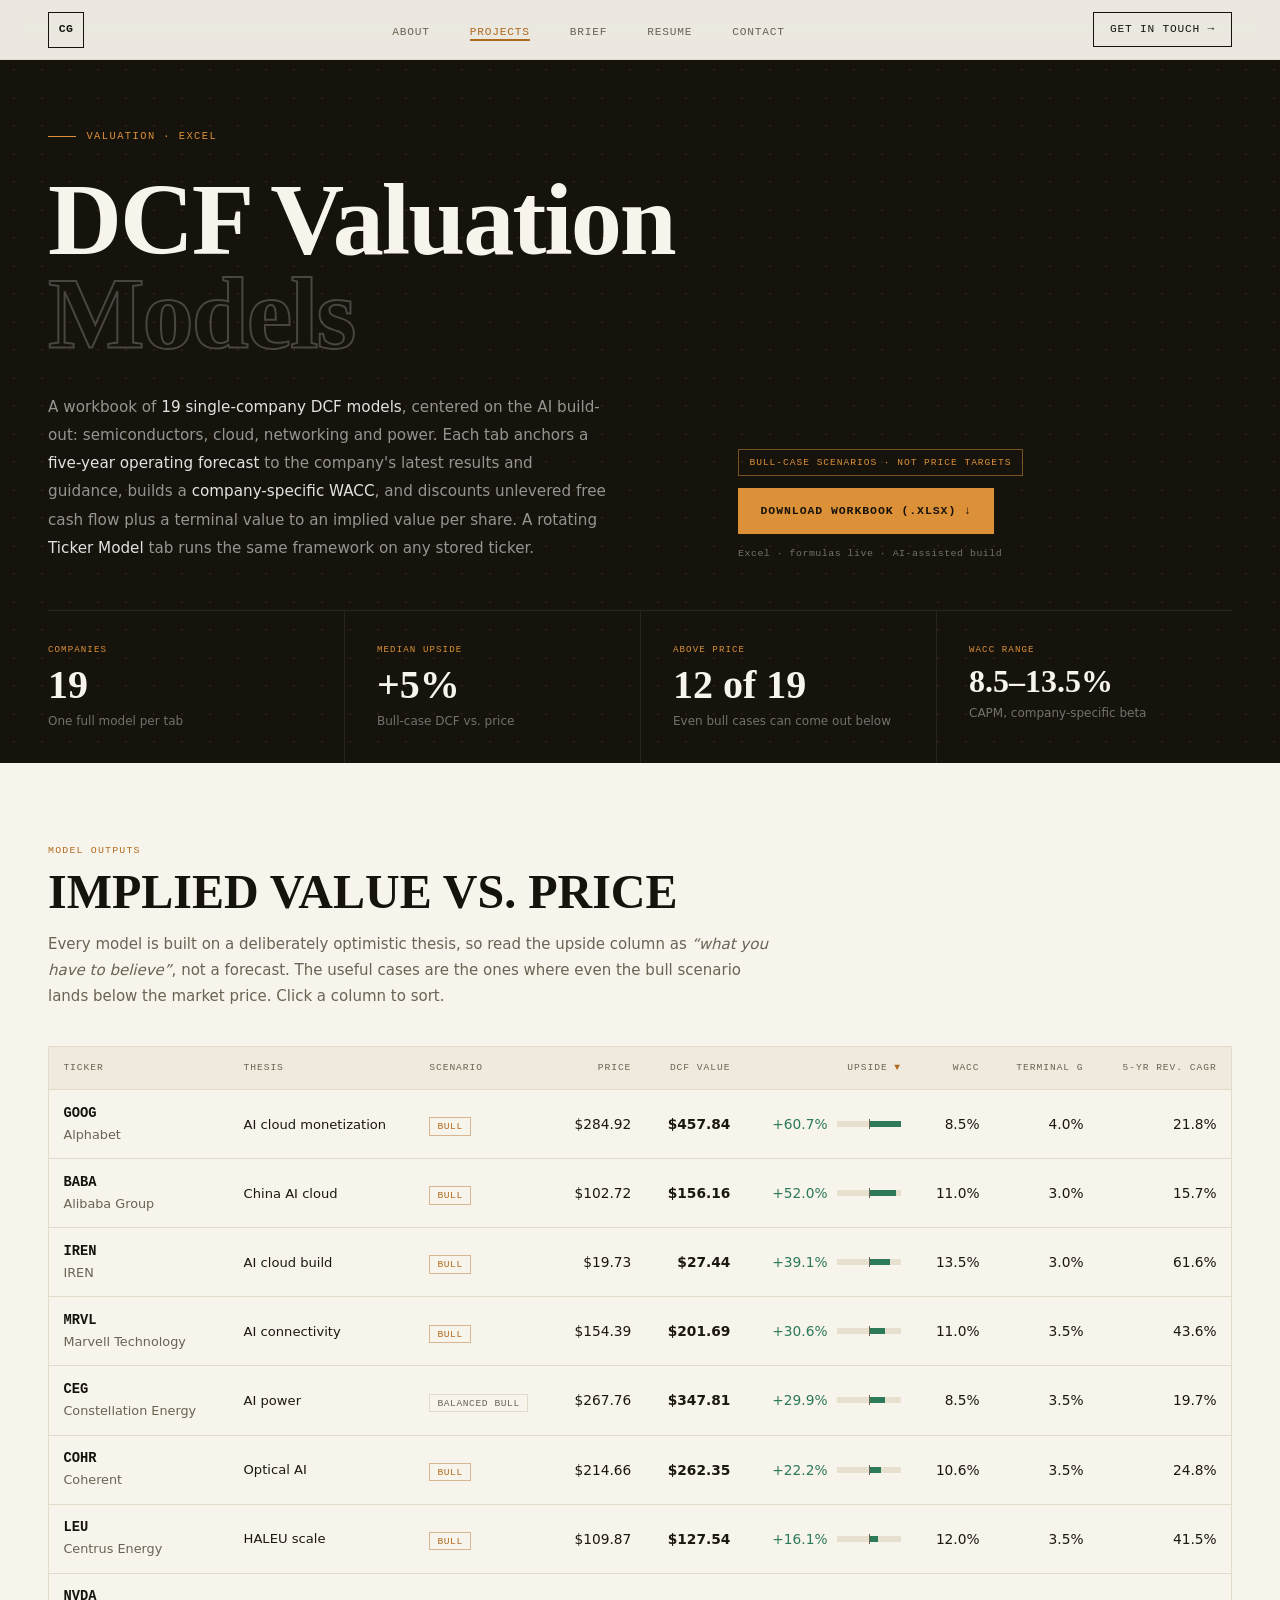
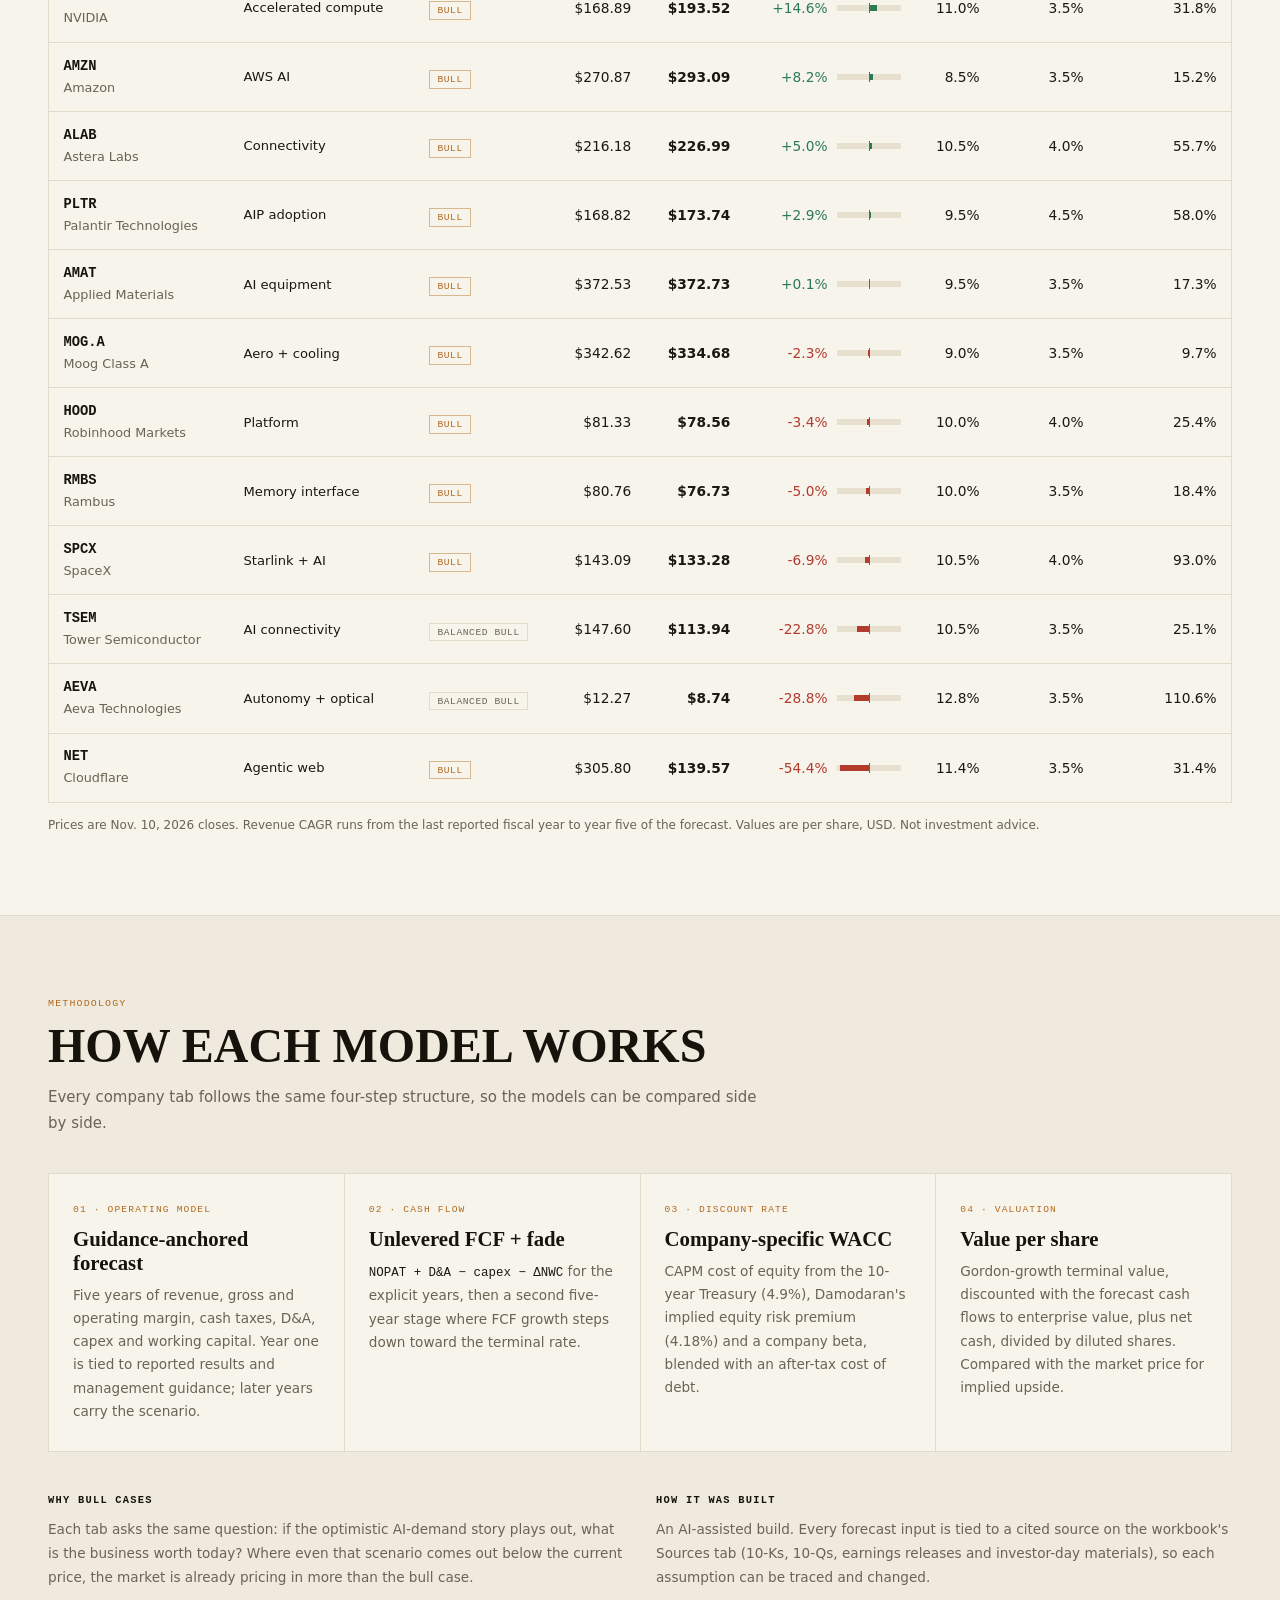
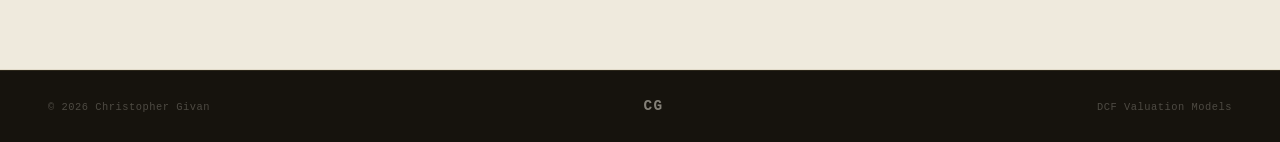
<file: dcf-models.html>
<!DOCTYPE html>
<html lang="en">
<head>
  <meta charset="UTF-8" />
  <meta name="viewport" content="width=device-width, initial-scale=1.0" />
  <meta http-equiv="Content-Security-Policy" content="default-src 'self'; script-src 'self' 'unsafe-inline'; style-src 'self' 'unsafe-inline' https://fonts.googleapis.com; font-src https://fonts.gstatic.com; img-src 'self' data:; connect-src 'self'; frame-ancestors 'none';" />
  <title>DCF Valuation Models — Christopher Givan</title>
  <meta name="description" content="Bull-case DCF scenario models for 19 companies: guidance-anchored five-year operating forecasts, company-specific WACC, and terminal value, with a downloadable Excel workbook." />
  <meta name="author" content="Christopher Givan" />
  <meta name="theme-color" content="#0e2240" />
  <meta property="og:type" content="article" />
  <meta property="og:title" content="DCF Valuation Models — Christopher Givan" />
  <meta property="og:description" content="Bull-case DCF scenario models for 19 companies, with a downloadable Excel workbook." />
  <meta property="og:image" content="headshot.jpg" />
  <meta name="twitter:card" content="summary_large_image" />
  <meta name="twitter:title" content="DCF Valuation Models — Christopher Givan" />
  <meta name="twitter:description" content="Bull-case DCF scenario models for 19 companies, with a downloadable Excel workbook." />
  <meta name="twitter:image" content="headshot.jpg" />
  <link rel="icon" type="image/svg+xml" href="data:image/svg+xml,%3Csvg xmlns='http://www.w3.org/2000/svg' viewBox='0 0 32 32'%3E%3Crect width='32' height='32' fill='%230e2240'/%3E%3Ctext x='16' y='22' font-family='-apple-system,BlinkMacSystemFont,Segoe UI,sans-serif' font-size='14' font-weight='800' fill='white' text-anchor='middle'%3ECG%3C/text%3E%3C/svg%3E" />
  <link rel="preconnect" href="https://fonts.googleapis.com" />
  <link rel="preconnect" href="https://fonts.gstatic.com" crossorigin />
  <link href="https://fonts.googleapis.com/css2?family=IBM+Plex+Mono:wght@400;500;600&family=IBM+Plex+Sans:wght@300;400;500;600;700&family=Newsreader:ital,opsz,wght@0,6..72,400;0,6..72,500;0,6..72,600;0,6..72,700;1,6..72,400;1,6..72,500;1,6..72,600;1,6..72,700&display=swap" rel="stylesheet" />
  <link rel="stylesheet" href="Assets/site.css" />
  <style>
    .mono { font-family: 'IBM Plex Mono', ui-monospace, monospace; }

    /* ── HERO ── */
    .dcf-header { background: var(--navy); padding: 8rem 3rem 0; position: relative; overflow: hidden; }
    .dcf-header::before {
      content: ''; position: absolute; inset: 0; pointer-events: none;
      background-image: radial-gradient(circle, rgba(220,144,56,0.10) 1px, transparent 1px);
      background-size: 28px 28px;
    }
    .dcf-inner { max-width: 1200px; margin: 0 auto; position: relative; }
    .dcf-eyebrow {
      font-family: 'IBM Plex Mono', ui-monospace, monospace; font-size: 0.65rem; letter-spacing: 0.14em;
      text-transform: uppercase; color: var(--blue2); display: flex; align-items: center; gap: 0.65rem; margin-bottom: 1.75rem;
    }
    .dcf-eyebrow::before { content: ''; width: 28px; height: 1px; background: var(--blue2); }
    .dcf-title {
      font-family: 'Newsreader', Georgia, serif; font-weight: 700; font-size: clamp(3rem, 8vw, 6.5rem);
      line-height: 0.92; letter-spacing: -0.02em; color: var(--white); margin-bottom: 2rem;
    }
    .dcf-title .outline { color: transparent; -webkit-text-stroke: 2px rgba(255,255,255,0.22); }
    .dcf-hero-body { display: grid; grid-template-columns: 1.3fr 1fr; gap: 3rem; align-items: end; margin-bottom: 3rem; }
    .dcf-sub { font-size: 0.95rem; color: rgba(255,255,255,0.55); line-height: 1.85; max-width: 560px; }
    .dcf-sub strong { color: rgba(255,255,255,0.88); font-weight: 500; }
    .dcf-actions { display: flex; flex-direction: column; gap: 0.75rem; align-items: flex-start; }
    .dl-btn {
      display: inline-flex; align-items: center; gap: 0.6rem; padding: 0.85rem 1.4rem;
      background: var(--blue2); color: var(--navy); text-decoration: none;
      font-family: 'IBM Plex Mono', ui-monospace, monospace; font-size: 0.72rem; font-weight: 600;
      letter-spacing: 0.08em; text-transform: uppercase; transition: background 0.15s;
    }
    .dl-btn:hover { background: #e9a352; }
    .dl-note { font-family: 'IBM Plex Mono', ui-monospace, monospace; font-size: 0.62rem; letter-spacing: 0.05em; color: rgba(255,255,255,0.4); }
    .flag {
      display: inline-block; font-family: 'IBM Plex Mono', ui-monospace, monospace; font-size: 0.6rem;
      letter-spacing: 0.1em; text-transform: uppercase; padding: 0.3rem 0.65rem;
      border: 1px solid rgba(220,144,56,0.5); color: var(--blue2);
    }
    .kpis { display: grid; grid-template-columns: repeat(4, 1fr); border-top: 1px solid rgba(255,255,255,0.08); }
    .kpi { padding: 2rem 0 2rem 2rem; border-left: 1px solid rgba(255,255,255,0.08); }
    .kpi:first-child { padding-left: 0; border-left: none; }
    .kpi-label { font-family: 'IBM Plex Mono', ui-monospace, monospace; font-size: 0.57rem; letter-spacing: 0.12em; text-transform: uppercase; color: var(--blue2); margin-bottom: 0.5rem; }
    .kpi-value { font-family: 'Newsreader', Georgia, serif; font-size: 2.5rem; font-weight: 800; color: var(--white); line-height: 1; font-variant-numeric: tabular-nums; }
    .kpi-sub { font-size: 0.75rem; color: rgba(255,255,255,0.4); margin-top: 0.4rem; }

    /* ── SECTIONS ── */
    .sec { padding: 5rem 3rem; border-bottom: 1px solid var(--border); }
    .sec.off { background: var(--off); }
    .sec-inner { max-width: 1200px; margin: 0 auto; }
    .sec-eyebrow { font-family: 'IBM Plex Mono', ui-monospace, monospace; font-size: 0.62rem; letter-spacing: 0.12em; text-transform: uppercase; color: var(--blue); margin-bottom: 0.65rem; }
    .sec-heading { font-family: 'Newsreader', Georgia, serif; font-size: clamp(2rem, 4vw, 3rem); font-weight: 800; text-transform: uppercase; color: var(--navy); line-height: 0.95; margin-bottom: 1rem; }
    .sec-intro { color: var(--muted); max-width: 720px; margin-bottom: 2.25rem; line-height: 1.75; }

    /* ── TABLE ── */
    .table-wrap { overflow-x: auto; border: 1px solid var(--border); background: var(--white); -webkit-overflow-scrolling: touch; }
    table { width: 100%; border-collapse: collapse; font-variant-numeric: tabular-nums; min-width: 860px; }
    thead th {
      font-family: 'IBM Plex Mono', ui-monospace, monospace; font-size: 0.6rem; font-weight: 500; letter-spacing: 0.1em;
      text-transform: uppercase; color: var(--muted); text-align: right; padding: 0.85rem 0.9rem;
      border-bottom: 1px solid var(--border); background: var(--off); white-space: nowrap; cursor: pointer; user-select: none;
    }
    thead th.l, td.l { text-align: left; }
    thead th:hover { color: var(--navy); }
    thead th[aria-sort="ascending"]::after { content: ' ▲'; color: var(--blue); }
    thead th[aria-sort="descending"]::after { content: ' ▼'; color: var(--blue); }
    tbody td { padding: 0.8rem 0.9rem; border-bottom: 1px solid var(--border); text-align: right; font-size: 0.86rem; white-space: nowrap; }
    tbody tr:last-child td { border-bottom: none; }
    tbody tr:hover { background: var(--off); }
    .tk { font-family: 'IBM Plex Mono', ui-monospace, monospace; font-weight: 600; color: var(--navy); }
    .co { color: var(--muted); font-size: 0.8rem; }
    .scen { font-family: 'IBM Plex Mono', ui-monospace, monospace; font-size: 0.6rem; letter-spacing: 0.06em; text-transform: uppercase; padding: 0.18rem 0.45rem; border: 1px solid var(--border); color: var(--muted); }
    .scen.bull { border-color: rgba(176,106,31,0.45); color: var(--blue); }
    .thesis { color: var(--text); font-size: 0.82rem; }
    .upcell { display: flex; align-items: center; justify-content: flex-end; gap: 0.6rem; }
    .bar { width: 64px; height: 6px; background: var(--light); position: relative; }
    .bar i { position: absolute; top: 0; bottom: 0; }
    .bar i.pos { left: 50%; background: var(--green); }
    .bar i.neg { right: 50%; background: var(--red); }
    .bar::after { content: ''; position: absolute; left: 50%; top: -2px; bottom: -2px; width: 1px; background: var(--muted); }
    .table-foot { font-size: 0.75rem; color: var(--muted); margin-top: 0.85rem; line-height: 1.6; }

    /* ── METHOD ── */
    .method-grid { display: grid; grid-template-columns: repeat(4, 1fr); gap: 1px; background: var(--border); border: 1px solid var(--border); }
    .m-card { background: var(--white); padding: 1.75rem 1.5rem; }
    .m-num { font-family: 'IBM Plex Mono', ui-monospace, monospace; font-size: 0.6rem; letter-spacing: 0.12em; text-transform: uppercase; color: var(--blue); margin-bottom: 0.6rem; }
    .m-title { font-family: 'Newsreader', Georgia, serif; font-size: 1.3rem; font-weight: 700; color: var(--navy); margin-bottom: 0.6rem; line-height: 1.15; }
    .m-desc { font-size: 0.85rem; color: var(--muted); line-height: 1.7; }
    .m-desc code { font-family: 'IBM Plex Mono', ui-monospace, monospace; font-size: 0.78rem; color: var(--text); }
    .notes { margin-top: 2.5rem; display: grid; grid-template-columns: 1fr 1fr; gap: 2rem; }
    .note h3 { font-family: 'IBM Plex Mono', ui-monospace, monospace; font-size: 0.65rem; letter-spacing: 0.12em; text-transform: uppercase; color: var(--navy); margin-bottom: 0.6rem; }
    .note p { font-size: 0.85rem; color: var(--muted); line-height: 1.75; }

    footer { display: flex; justify-content: space-between; align-items: center; }

    @media (max-width: 960px) {
      .method-grid { grid-template-columns: repeat(2, 1fr); }
      .dcf-hero-body { grid-template-columns: 1fr; gap: 2rem; }
    }
    @media (max-width: 820px) {
      nav { padding: 0 1.25rem; }
      .dcf-header { padding: 7rem 1.25rem 0; }
      .sec { padding: 4rem 1.25rem; }
      .kpis { grid-template-columns: repeat(2, 1fr); }
      .kpi:nth-child(3) { border-left: none; padding-left: 0; }
      .kpi:nth-child(3), .kpi:nth-child(4) { border-top: 1px solid rgba(255,255,255,0.08); }
      .notes { grid-template-columns: 1fr; }
    }
    @media (max-width: 560px) {
      .method-grid { grid-template-columns: 1fr; }
      .kpi { padding: 1.5rem 0 1.5rem 1.25rem; }
      .kpi-value { font-size: 2rem; }
      .nav-links { display: none; }
      .nav-cta { display: none; }
    }
  </style>
</head>
<body>

<!-- NAV -->
<nav>
  <a href="index.html#hero" class="nav-logo">CG</a>
  <ul class="nav-links">
    <li><a href="index.html#about">About</a></li>
    <li><a href="index.html#projects" class="active">Projects</a></li>
    <li><a href="brief.html">Brief</a></li>
    <li><a href="index.html#resume">Resume</a></li>
    <li><a href="index.html#contact">Contact</a></li>
  </ul>
  <a href="mailto:givanchris@icloud.com" class="nav-cta">Get in Touch →</a>
</nav>

<!-- HERO -->
<header class="dcf-header page-main">
  <div class="dcf-inner">
    <div class="dcf-eyebrow">Valuation · Excel</div>
    <h1 class="dcf-title">DCF Valuation<br><span class="outline">Models</span></h1>
    <div class="dcf-hero-body">
      <p class="dcf-sub">
        A workbook of <strong>19 single-company DCF models</strong>, centered on the AI build-out: semiconductors, cloud, networking and power.
        Each tab anchors a <strong>five-year operating forecast</strong> to the company's latest results and guidance,
        builds a <strong>company-specific WACC</strong>, and discounts unlevered free cash flow plus a terminal value
        to an implied value per share. A rotating <strong>Ticker Model</strong> tab runs the same framework on any stored ticker.
      </p>
      <div class="dcf-actions">
        <span class="flag">Bull-case scenarios · not price targets</span>
        <a class="dl-btn" href="files/dcf-valuation-models.xlsx" download>Download workbook (.xlsx) ↓</a>
        <span class="dl-note">Excel · formulas live · AI-assisted build</span>
      </div>
    </div>
    <div class="kpis">
      <div class="kpi"><div class="kpi-label">Companies</div><div class="kpi-value">19</div><div class="kpi-sub">One full model per tab</div></div>
      <div class="kpi"><div class="kpi-label">Median upside</div><div class="kpi-value">+5%</div><div class="kpi-sub">Bull-case DCF vs. price</div></div>
      <div class="kpi"><div class="kpi-label">Above price</div><div class="kpi-value">12 of 19</div><div class="kpi-sub">Even bull cases can come out below</div></div>
      <div class="kpi"><div class="kpi-label">WACC range</div><div class="kpi-value" style="font-size:2rem">8.5–13.5%</div><div class="kpi-sub">CAPM, company-specific beta</div></div>
    </div>
  </div>
</header>

<!-- TABLE -->
<section class="sec">
  <div class="sec-inner">
    <div class="sec-eyebrow">Model outputs</div>
    <h2 class="sec-heading">Implied Value vs. Price</h2>
    <p class="sec-intro">
      Every model is built on a deliberately optimistic thesis, so read the upside column as
      <em>“what you have to believe”</em>, not a forecast. The useful cases are the ones where even the
      bull scenario lands below the market price. Click a column to sort.
    </p>
    <div class="table-wrap">
      <table id="dcf">
        <thead>
          <tr>
            <th class="l" data-k="t">Ticker</th>
            <th class="l" data-k="thesis">Thesis</th>
            <th class="l" data-k="scen">Scenario</th>
            <th data-k="price">Price</th>
            <th data-k="dcf">DCF value</th>
            <th data-k="up" aria-sort="descending">Upside</th>
            <th data-k="wacc">WACC</th>
            <th data-k="g">Terminal g</th>
            <th data-k="cagr">5-yr rev. CAGR</th>
          </tr>
        </thead>
        <tbody></tbody>
      </table>
    </div>
    <p class="table-foot">
      Prices are Nov. 10, 2026 closes.
      Revenue CAGR runs from the last reported fiscal year to year five of the forecast. Values are per share, USD.
      Not investment advice.
    </p>
  </div>
</section>

<!-- METHOD -->
<section class="sec off">
  <div class="sec-inner">
    <div class="sec-eyebrow">Methodology</div>
    <h2 class="sec-heading">How Each Model Works</h2>
    <p class="sec-intro">Every company tab follows the same four-step structure, so the models can be compared side by side.</p>
    <div class="method-grid">
      <div class="m-card">
        <div class="m-num">01 · Operating model</div>
        <div class="m-title">Guidance-anchored forecast</div>
        <p class="m-desc">Five years of revenue, gross and operating margin, cash taxes, D&amp;A, capex and working capital. Year one is tied to reported results and management guidance; later years carry the scenario.</p>
      </div>
      <div class="m-card">
        <div class="m-num">02 · Cash flow</div>
        <div class="m-title">Unlevered FCF + fade</div>
        <p class="m-desc"><code>NOPAT + D&amp;A − capex − ΔNWC</code> for the explicit years, then a second five-year stage where FCF growth steps down toward the terminal rate.</p>
      </div>
      <div class="m-card">
        <div class="m-num">03 · Discount rate</div>
        <div class="m-title">Company-specific WACC</div>
        <p class="m-desc">CAPM cost of equity from the 10-year Treasury (4.9%), Damodaran's implied equity risk premium (4.18%) and a company beta, blended with an after-tax cost of debt.</p>
      </div>
      <div class="m-card">
        <div class="m-num">04 · Valuation</div>
        <div class="m-title">Value per share</div>
        <p class="m-desc">Gordon-growth terminal value, discounted with the forecast cash flows to enterprise value, plus net cash, divided by diluted shares. Compared with the market price for implied upside.</p>
      </div>
    </div>
    <div class="notes">
      <div class="note">
        <h3>Why bull cases</h3>
        <p>Each tab asks the same question: if the optimistic AI-demand story plays out, what is the business worth today? Where even that scenario comes out below the current price, the market is already pricing in more than the bull case.</p>
      </div>
      <div class="note">
        <h3>How it was built</h3>
        <p>An AI-assisted build. Every forecast input is tied to a cited source on the workbook's Sources tab (10-Ks, 10-Qs, earnings releases and investor-day materials), so each assumption can be traced and changed.</p>
      </div>
    </div>
  </div>
</section>

<footer>
  <span class="f-left">© 2026 Christopher Givan</span>
  <span class="f-logo">CG</span>
  <span class="f-right">DCF Valuation Models</span>
</footer>

<script>
(function () {
  var DATA = [{"t":"ALAB","name":"Astera Labs","scen":"Bull","thesis":"Connectivity","price":216.18,"dcf":226.9917,"up":0.05001248959200666,"wacc":0.105,"g":0.04,"y0":"FY25A","y5":"FY30E","rev0":852.525,"rev5":7800.0,"cagr":0.5569601457249518},{"t":"MRVL","name":"Marvell Technology","scen":"Bull","thesis":"AI connectivity","price":154.39,"dcf":201.6926,"up":0.30638383314981543,"wacc":0.11,"g":0.035,"y0":"FY26A","y5":"FY31E","rev0":8195.0,"rev5":50000.0,"cagr":0.435767800372586},{"t":"NVDA","name":"NVIDIA","scen":"Bull","thesis":"Accelerated compute","price":168.89,"dcf":193.5221,"up":0.14584700100657244,"wacc":0.11,"g":0.035,"y0":"FY26A","y5":"FY31E","rev0":215900.0,"rev5":860000.0,"cagr":0.3184059725926731},{"t":"PLTR","name":"Palantir Technologies","scen":"Bull","thesis":"AIP adoption","price":168.82,"dcf":173.737,"up":0.02912569600758208,"wacc":0.095,"g":0.045,"y0":"FY25A","y5":"FY30E","rev0":4475.446,"rev5":44000.0,"cagr":0.5795132413366975},{"t":"GOOG","name":"Alphabet","scen":"Bull","thesis":"AI cloud monetization","price":284.92,"dcf":457.8357,"up":0.6068921100659832,"wacc":0.085,"g":0.04,"y0":"FY25A","y5":"FY30E","rev0":402840.0,"rev5":1080000.0,"cagr":0.21803069712921186},{"t":"AMAT","name":"Applied Materials","scen":"Bull","thesis":"AI equipment","price":372.53,"dcf":372.7309,"up":0.0005392854266772495,"wacc":0.09502487539,"g":0.035,"y0":"FY25A","y5":"FY30E","rev0":28373.0,"rev5":63000.0,"cagr":0.17297041480263076},{"t":"CEG","name":"Constellation Energy","scen":"Balanced bull","thesis":"AI power","price":267.76,"dcf":347.8075,"up":0.29895242007768164,"wacc":0.084800564917,"g":0.035,"y0":"FY25A","y5":"FY30E","rev0":23574.0,"rev5":58000.0,"cagr":0.19728886325539086},{"t":"AMZN","name":"Amazon","scen":"Bull","thesis":"AWS AI","price":270.87,"dcf":293.0922,"up":0.08204009303355853,"wacc":0.085,"g":0.035,"y0":"FY25A","y5":"FY30E","rev0":716000.0,"rev5":1450000.0,"cagr":0.1515717330983657},{"t":"COHR","name":"Coherent","scen":"Bull","thesis":"Optical AI","price":214.66,"dcf":262.3458,"up":0.2221457188111433,"wacc":0.105719407119,"g":0.035,"y0":"FY26A","y5":"FY31E","rev0":7100.0,"rev5":21500.0,"cagr":0.24806160313736303},{"t":"MOG.A","name":"Moog Class A","scen":"Bull","thesis":"Aero + cooling","price":342.62,"dcf":334.6849,"up":-0.023160060708656727,"wacc":0.090207854755,"g":0.035,"y0":"FY25A","y5":"FY30E","rev0":3900.0,"rev5":6200.0,"cagr":0.09714850709074052},{"t":"HOOD","name":"Robinhood Markets","scen":"Bull","thesis":"Platform","price":81.33,"dcf":78.5626,"up":-0.03402680437722849,"wacc":0.1,"g":0.04,"y0":"FY25A","y5":"FY30E","rev0":4200.0,"rev5":13000.0,"cagr":0.25354177711631976},{"t":"BABA","name":"Alibaba Group","scen":"Bull","thesis":"China AI cloud","price":102.72,"dcf":156.1582,"up":0.5202316978193147,"wacc":0.11,"g":0.03,"y0":"FY26A","y5":"FY31E","rev0":145000.0,"rev5":300000.0,"cagr":0.15651335043291614},{"t":"IREN","name":"IREN","scen":"Bull","thesis":"AI cloud build","price":19.73,"dcf":27.4371,"up":0.3906284845413077,"wacc":0.135,"g":0.03,"y0":"FY26A","y5":"FY31E","rev0":707.0,"rev5":7800.0,"cagr":0.6163486237591609},{"t":"TSEM","name":"Tower Semiconductor","scen":"Balanced bull","thesis":"AI connectivity","price":147.6,"dcf":113.9367,"up":-0.22807113821138203,"wacc":0.10543,"g":0.035,"y0":"FY25A","y5":"FY30E","rev0":1566.1,"rev5":4800.0,"cagr":0.2510778916863363},{"t":"NET","name":"Cloudflare","scen":"Bull","thesis":"Agentic web","price":305.8,"dcf":139.5731,"up":-0.5435804447351209,"wacc":0.11379,"g":0.035,"y0":"FY25A","y5":"FY30E","rev0":2167.9,"rev5":8500.0,"cagr":0.3142437975055554},{"t":"AEVA","name":"Aeva Technologies","scen":"Balanced bull","thesis":"Autonomy + optical","price":12.27,"dcf":8.7418,"up":-0.2875468622656887,"wacc":0.12842,"g":0.035,"y0":"FY25A","y5":"FY30E","rev0":18.1,"rev5":750.0,"cagr":1.1060881167568826},{"t":"RMBS","name":"Rambus","scen":"Bull","thesis":"Memory interface","price":80.76,"dcf":76.73,"up":-0.049900941059930704,"wacc":0.1,"g":0.035,"y0":"FY25A","y5":"FY30E","rev0":680.0,"rev5":1580.0,"cagr":0.1836672588284154},{"t":"LEU","name":"Centrus Energy","scen":"Bull","thesis":"HALEU scale","price":109.87,"dcf":127.5393,"up":0.1608200600709928,"wacc":0.12,"g":0.035,"y0":"FY25A","y5":"FY30E","rev0":440.0,"rev5":2500.0,"cagr":0.4154595614681085},{"t":"SPCX","name":"SpaceX","scen":"Bull","thesis":"Starlink + AI","price":143.09,"dcf":133.2793,"up":-0.06856314207841219,"wacc":0.105,"g":0.04,"y0":"FY25A","y5":"FY30E","rev0":18670.0,"rev5":500000.0,"cagr":0.9300347890593916}];
  var tbody = document.querySelector('#dcf tbody');
  var usd = function (v) { return '$' + v.toLocaleString('en-US', { minimumFractionDigits: 2, maximumFractionDigits: 2 }); };
  var pct = function (v, sign) { return (sign && v > 0 ? '+' : '') + (v * 100).toFixed(1) + '%'; };
  var maxAbs = Math.max.apply(null, DATA.map(function (d) { return Math.abs(d.up); }));
  function render(rows) {
    tbody.innerHTML = rows.map(function (d) {
      var w = Math.min(50, Math.abs(d.up) / maxAbs * 50);
      var cls = d.up >= 0 ? 'up' : 'down';
      return '<tr>' +
        '<td class="l"><div class="tk">' + d.t + '</div><div class="co">' + d.name + '</div></td>' +
        '<td class="l thesis">' + d.thesis + '</td>' +
        '<td class="l"><span class="scen' + (d.scen === 'Bull' ? ' bull' : '') + '">' + d.scen + '</span></td>' +
        '<td>' + usd(d.price) + '</td>' +
        '<td><strong>' + usd(d.dcf) + '</strong></td>' +
        '<td><div class="upcell"><span class="' + cls + '">' + pct(d.up, true) + '</span>' +
          '<span class="bar" aria-hidden="true"><i class="' + (d.up >= 0 ? 'pos' : 'neg') + '" style="width:' + w + '%"></i></span></div></td>' +
        '<td>' + pct(d.wacc) + '</td>' +
        '<td>' + pct(d.g) + '</td>' +
        '<td>' + pct(d.cagr) + '</td>' +
      '</tr>';
    }).join('');
  }
  var state = { k: 'up', dir: -1 };
  function sort() {
    var k = state.k, dir = state.dir;
    render(DATA.slice().sort(function (a, b) {
      var x = a[k], y = b[k];
      if (typeof x === 'string') return x.localeCompare(y) * dir;
      return (x - y) * dir;
    }));
  }
  document.querySelectorAll('#dcf thead th').forEach(function (th) {
    th.addEventListener('click', function () {
      var k = th.getAttribute('data-k');
      state.dir = state.k === k ? -state.dir : (typeof DATA[0][k] === 'string' ? 1 : -1);
      state.k = k;
      document.querySelectorAll('#dcf thead th').forEach(function (o) { o.removeAttribute('aria-sort'); });
      th.setAttribute('aria-sort', state.dir === 1 ? 'ascending' : 'descending');
      sort();
    });
  });
  sort();
})();
</script>
<script src="Assets/motion.js"></script>
</body>
</html>
</file>
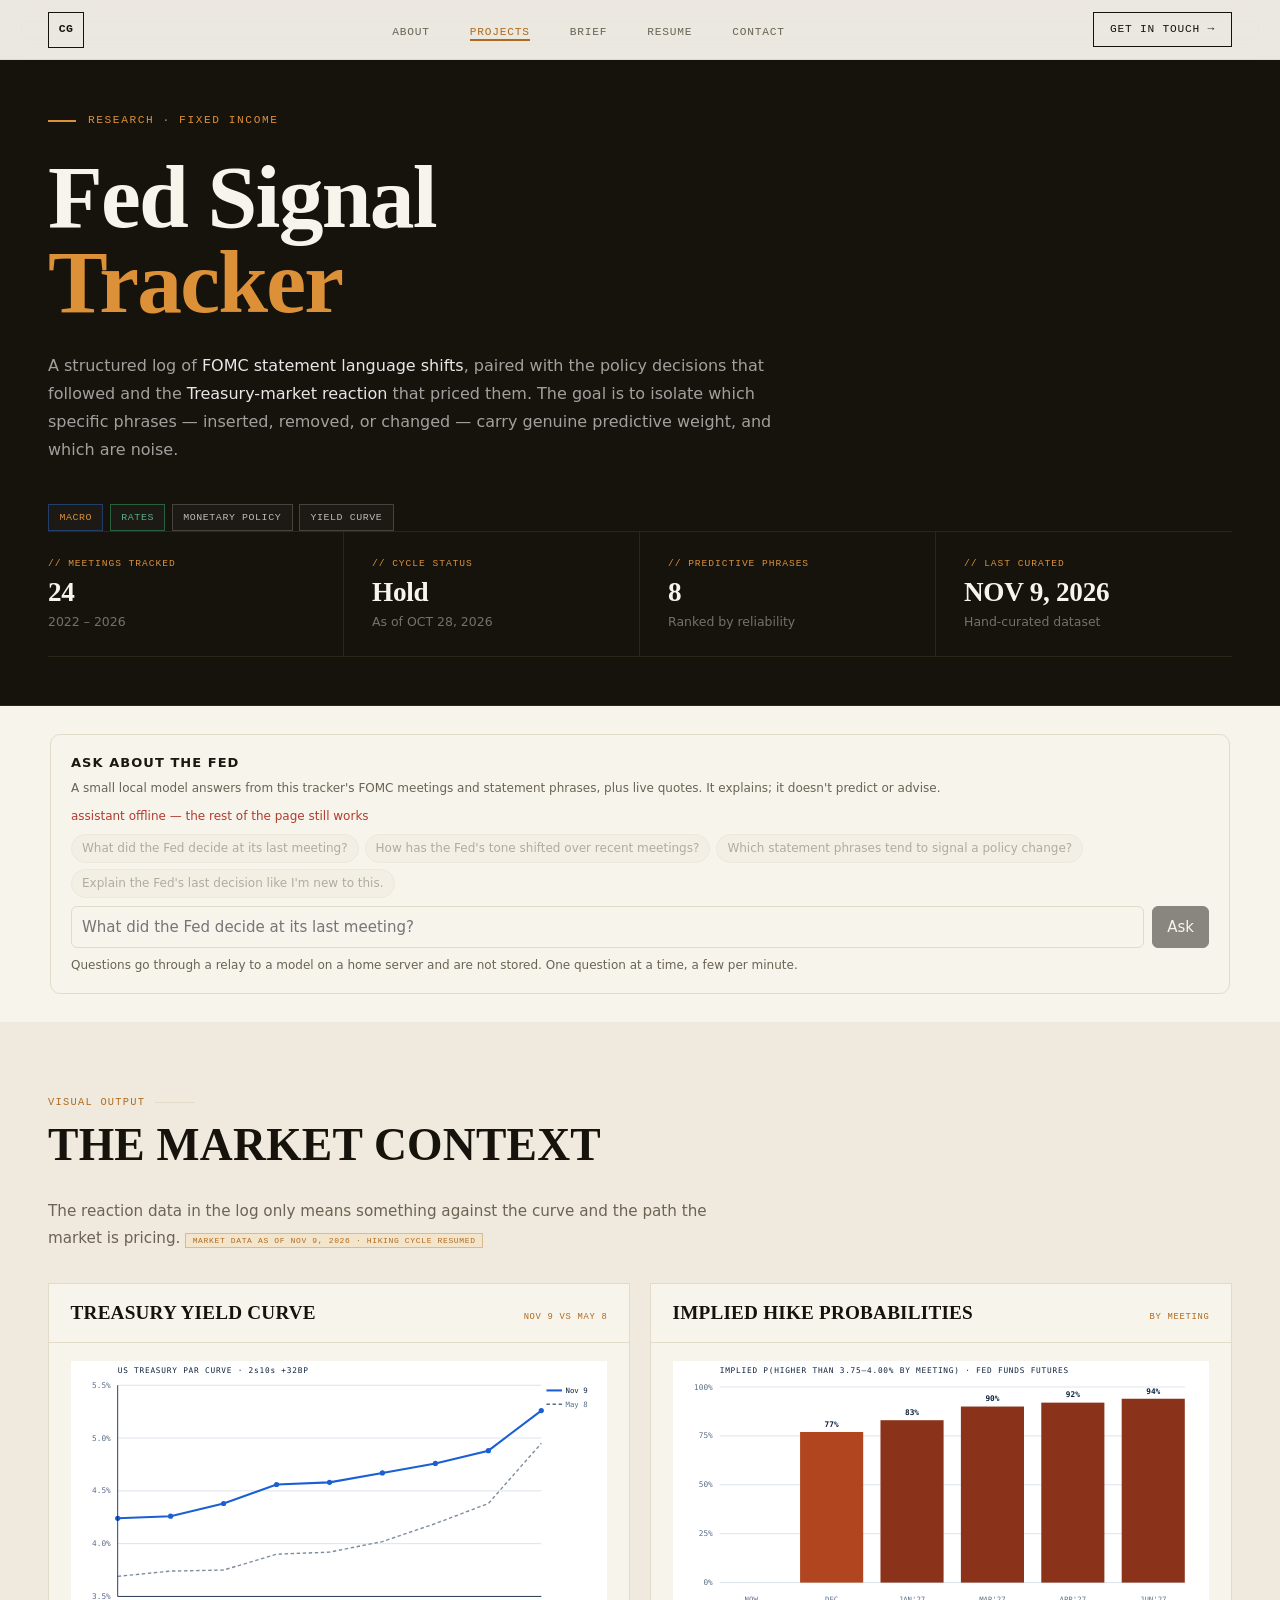
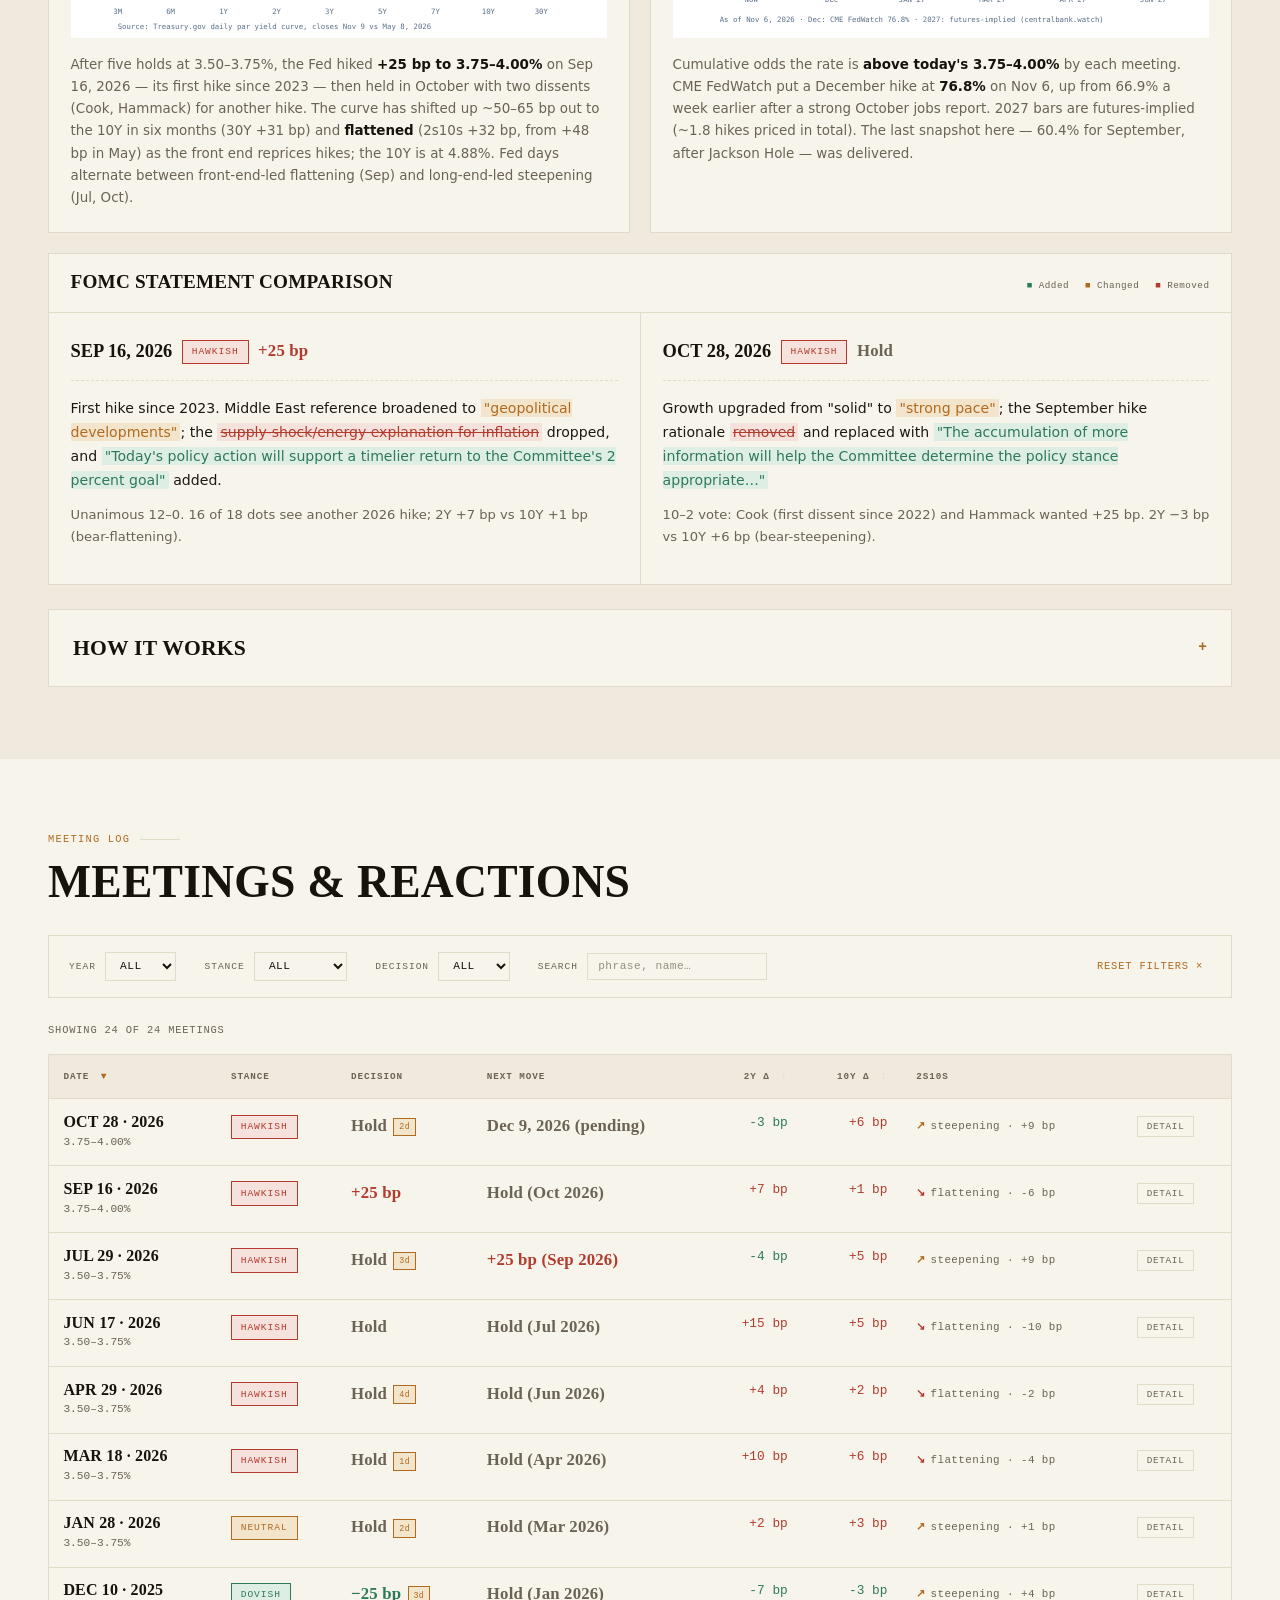
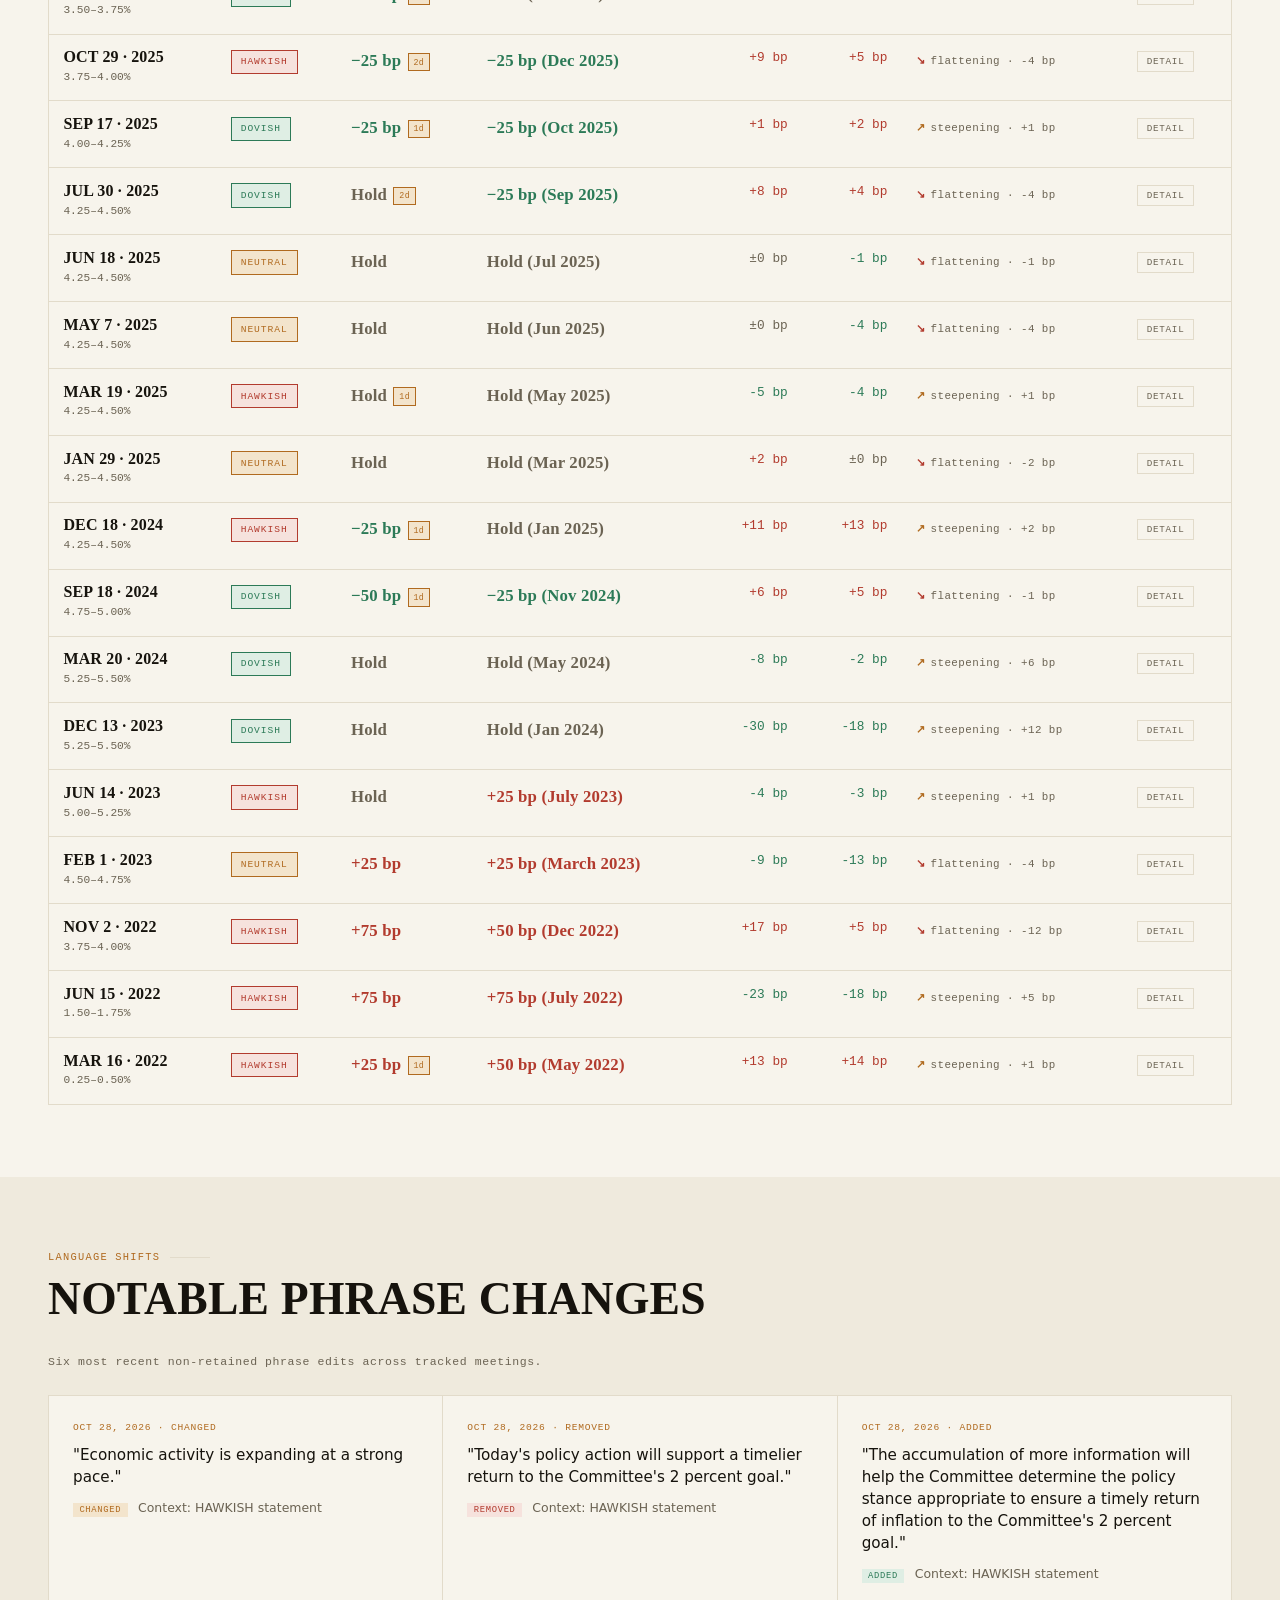
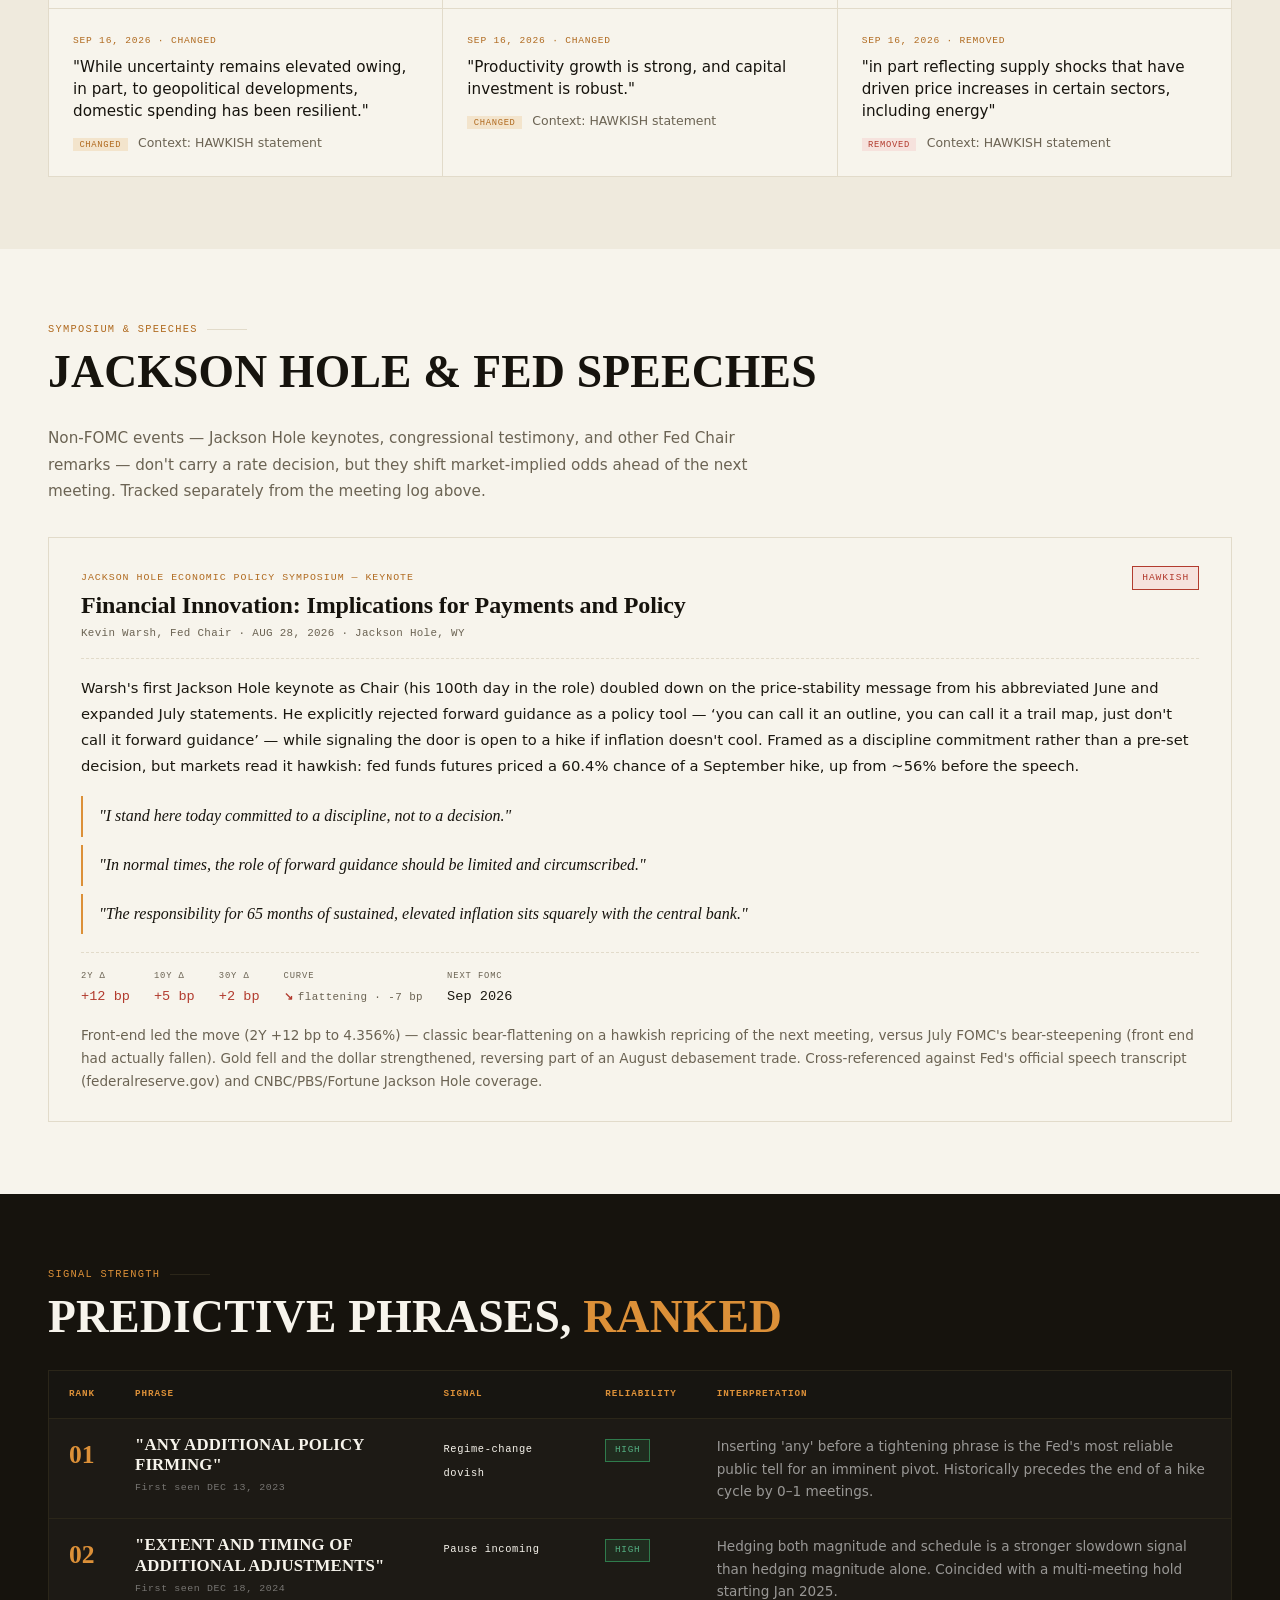
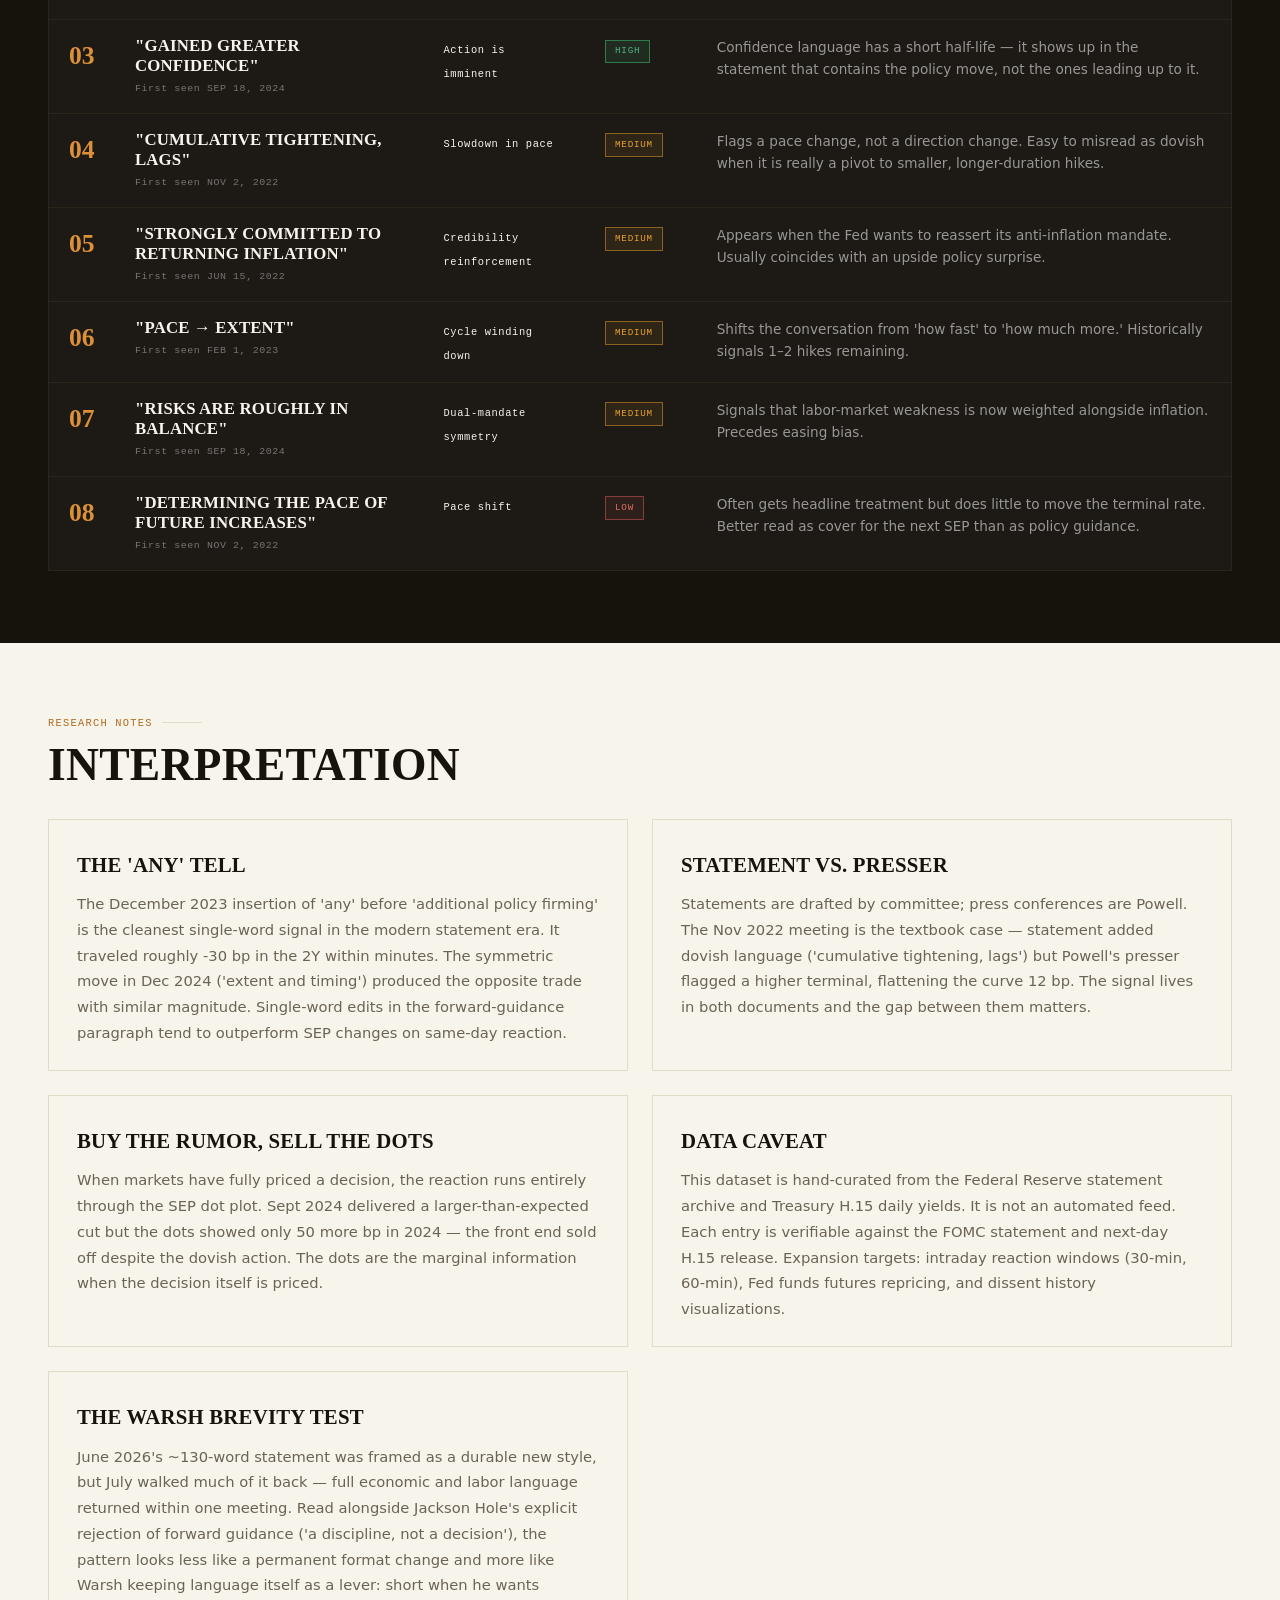
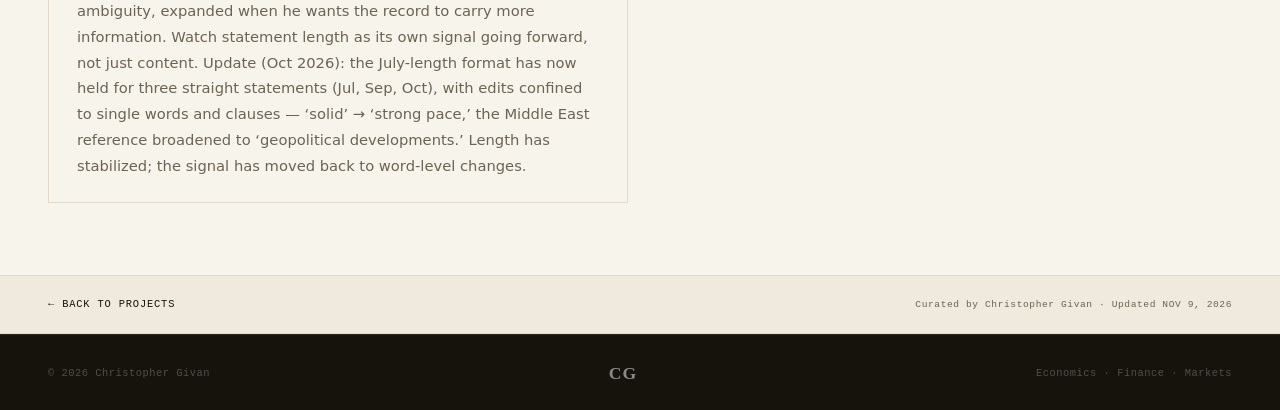
<file: fed-signal.html>
<!DOCTYPE html>
<html lang="en">
<head>
  <meta charset="UTF-8" />
  <meta name="viewport" content="width=device-width, initial-scale=1.0" />
  <meta http-equiv="Content-Security-Policy" content="default-src 'self'; frame-src https://challenges.cloudflare.com; script-src 'self' 'unsafe-inline' https://challenges.cloudflare.com; style-src 'self' 'unsafe-inline' https://fonts.googleapis.com; font-src https://fonts.gstatic.com; img-src 'self' data:; connect-src 'self' https://news-chat-relay.givanchris.workers.dev; frame-ancestors 'none';" />
  <title>Fed Signal Tracker — Christopher Givan</title>
  <meta name="description" content="FOMC statement language shifts cross-referenced against rate moves, 2Y/10Y reactions, and curve behavior." />
  <meta name="author" content="Christopher Givan" />
  <meta name="theme-color" content="#0e2240" />
  <meta property="og:type" content="article" />
  <meta property="og:title" content="Fed Signal Tracker — Christopher Givan" />
  <meta property="og:description" content="FOMC statement language shifts cross-referenced against rate moves, 2Y/10Y reactions, and curve behavior." />
  <meta property="og:image" content="headshot.jpg" />
  <meta name="twitter:card" content="summary_large_image" />
  <meta name="twitter:title" content="Fed Signal Tracker — Christopher Givan" />
  <meta name="twitter:description" content="FOMC statement language shifts cross-referenced against rate moves, 2Y/10Y reactions, and curve behavior." />
  <meta name="twitter:image" content="headshot.jpg" />
  <link rel="icon" type="image/svg+xml" href="data:image/svg+xml,%3Csvg xmlns='http://www.w3.org/2000/svg' viewBox='0 0 32 32'%3E%3Crect width='32' height='32' fill='%230e2240'/%3E%3Ctext x='16' y='22' font-family='-apple-system,BlinkMacSystemFont,Segoe UI,sans-serif' font-size='14' font-weight='800' fill='white' text-anchor='middle'%3ECG%3C/text%3E%3C/svg%3E" />
  <link rel="preconnect" href="https://fonts.googleapis.com" />
  <link rel="preconnect" href="https://fonts.gstatic.com" crossorigin />
  <link href="https://fonts.googleapis.com/css2?family=IBM+Plex+Mono:wght@400;500;600&family=IBM+Plex+Sans:wght@300;400;500;600;700&family=Newsreader:ital,opsz,wght@0,6..72,400;0,6..72,500;0,6..72,600;0,6..72,700;1,6..72,400;1,6..72,500;1,6..72,600;1,6..72,700&display=swap" rel="stylesheet" />
  <link rel="stylesheet" href="Assets/site.css" />
  <style>
    *, *::before, *::after { box-sizing: border-box; margin: 0; padding: 0; }

    :root {
      --white:   #f7f4ec;
      --off:     #efeadd;
      --light:   #e7e0cf;
      --border:  #e2dbca;
      --navy:    #16130d;
      --navy2:   #1f1b13;
      --navy3:   #2b2619;
      --blue:    #b06a1f;
      --blue2:   #dc9038;
      --blue-lt: #f3e4cc;
      --text:    #1b1810;
      --muted:   #6b6353;
      --green:   #2c7a57;
      --green-lt:#dfeee4;
      --red:     #b23b2e;
      --red-lt:  #f6e2dd;
      --amber:   #b06a1f;
      --amber-lt:#f3e4cc;
    }

    html { scroll-behavior: smooth; }

    body {
      background: var(--white);
      color: var(--text);
      font-family: 'IBM Plex Sans', system-ui, sans-serif;
      font-size: 15px;
      line-height: 1.6;
      overflow-x: hidden;
    }

    /* ── NAV (same as index/brief) ── */
    nav {
      position: fixed;
      top: 0; left: 0; right: 0;
      z-index: 200;
      display: flex;
      align-items: center;
      justify-content: space-between;
      padding: 0 3rem;
      height: 60px;
      background: rgba(247, 244, 236, 0.95);
      backdrop-filter: blur(12px);
      border-bottom: 1px solid var(--border);
    }
    .nav-logo {
      display: flex; align-items: center; justify-content: center;
      width: 36px; height: 36px;
      border: 1.5px solid var(--navy);
      font-family: 'IBM Plex Mono', ui-monospace, monospace;
      font-size: 0.72rem; font-weight: 600;
      color: var(--navy); text-decoration: none; letter-spacing: 0.04em;
    }
    .nav-links { display: flex; align-items: center; gap: 2.5rem; list-style: none; }
    .nav-links a {
      font-family: 'IBM Plex Mono', ui-monospace, monospace;
      font-size: 0.7rem; font-weight: 500;
      color: var(--muted); text-decoration: none;
      letter-spacing: 0.07em; text-transform: uppercase;
      transition: color 0.15s;
    }
    .nav-links a:hover { color: var(--navy); }
    .nav-links a.active { color: var(--navy); }
    .nav-cta {
      font-family: 'IBM Plex Mono', ui-monospace, monospace;
      font-size: 0.7rem; font-weight: 500;
      letter-spacing: 0.07em; text-transform: uppercase;
      padding: 0.45rem 1rem;
      border: 1.5px solid var(--navy);
      color: var(--navy); text-decoration: none;
      transition: all 0.15s;
    }
    .nav-cta:hover { background: var(--navy); color: var(--white); }

    /* ── REPORT HEADER (navy) ── */
    .fed-header {
      background: var(--navy);
      padding: 7rem 3rem 3rem;
      border-bottom: 1px solid var(--navy3);
    }
    .fed-header-inner {
      max-width: 1200px; margin: 0 auto;
    }
    .fed-eyebrow {
      font-family: 'IBM Plex Mono', ui-monospace, monospace;
      font-size: 0.7rem;
      letter-spacing: 0.14em;
      text-transform: uppercase;
      color: var(--blue2);
      display: flex; align-items: center; gap: 0.75rem;
      margin-bottom: 1.5rem;
    }
    .fed-eyebrow::before {
      content: '';
      width: 28px; height: 1.5px; background: var(--blue2);
    }
    .fed-title {
      font-family: 'Newsreader', Georgia, 'Times New Roman', serif;
      font-weight: 700;
      font-size: clamp(3rem, 7vw, 5.75rem);
      line-height: 0.95;
      letter-spacing: -0.02em;
      color: var(--white);
      margin-bottom: 1.75rem;
    }
    .fed-title span { color: var(--blue2); }
    .fed-sub {
      font-size: 1rem;
      color: rgba(255,255,255,0.6);
      line-height: 1.75;
      max-width: 760px;
      margin-bottom: 2.5rem;
    }
    .fed-sub strong { color: rgba(255,255,255,0.9); font-weight: 500; }

    .fed-kpis {
      display: grid;
      grid-template-columns: repeat(4, 1fr);
      border-top: 1px solid var(--navy3);
      border-bottom: 1px solid var(--navy3);
    }
    .kpi {
      padding: 1.5rem 1.75rem 1.5rem 0;
      border-right: 1px solid var(--navy3);
    }
    .kpi:first-child { padding-left: 0; }
    .kpi:last-child  { border-right: none; padding-left: 1.75rem; padding-right: 0; }
    .kpi:not(:first-child):not(:last-child) { padding-left: 1.75rem; }
    .kpi-label {
      font-family: 'IBM Plex Mono', ui-monospace, monospace;
      font-size: 0.6rem;
      letter-spacing: 0.1em;
      text-transform: uppercase;
      color: var(--blue2);
      margin-bottom: 0.4rem;
    }
    .kpi-value {
      font-family: 'Newsreader', Georgia, 'Times New Roman', serif;
      font-size: 1.7rem;
      font-weight: 600;
      color: var(--white);
      letter-spacing: -0.01em;
      line-height: 1.1;
    }
    .kpi-sub {
      font-size: 0.78rem;
      color: rgba(255,255,255,0.4);
      margin-top: 0.25rem;
    }

    /* ── SECTION WRAPPERS ── */
    .section-white { background: var(--white); padding: 4.5rem 3rem; }
    .section-off    { background: var(--off);   padding: 4.5rem 3rem; }
    .section-navy   { background: var(--navy);  padding: 4.5rem 3rem; }
    .inner { max-width: 1200px; margin: 0 auto; }

    .section-eyebrow {
      font-family: 'IBM Plex Mono', ui-monospace, monospace;
      font-size: 0.65rem;
      letter-spacing: 0.12em;
      text-transform: uppercase;
      color: var(--blue);
      margin-bottom: 0.75rem;
      display: flex; align-items: center; gap: 0.6rem;
    }
    .section-eyebrow::after {
      content: '';
      width: 40px; height: 1px;
      background: var(--border);
    }
    .section-eyebrow-light { color: var(--blue2); }
    .section-eyebrow-light::after { background: var(--navy3) !important; }

    .section-heading {
      font-family: 'Newsreader', Georgia, 'Times New Roman', serif;
      font-weight: 800;
      font-size: clamp(2rem, 4vw, 2.85rem);
      text-transform: uppercase;
      letter-spacing: 0.005em;
      line-height: 0.95;
      margin-bottom: 2rem;
      color: var(--navy);
    }
    .section-heading.on-navy { color: var(--white); }
    .section-heading.on-navy span { color: var(--blue2); }

    /* ── FILTER BAR ── */
    .filter-bar {
      display: flex;
      flex-wrap: wrap;
      align-items: center;
      gap: 1rem 1.75rem;
      padding: 1rem 1.25rem;
      border: 1px solid var(--border);
      background: var(--white);
      margin-bottom: 1.5rem;
    }
    .filter-group {
      display: flex;
      align-items: center;
      gap: 0.55rem;
    }
    .filter-label {
      font-family: 'IBM Plex Mono', ui-monospace, monospace;
      font-size: 0.6rem;
      letter-spacing: 0.1em;
      text-transform: uppercase;
      color: var(--muted);
    }
    .filter-select {
      font-family: 'IBM Plex Mono', ui-monospace, monospace;
      font-size: 0.7rem;
      letter-spacing: 0.04em;
      color: var(--navy);
      background: var(--white);
      border: 1px solid var(--border);
      padding: 0.4rem 0.65rem;
      cursor: pointer;
      text-transform: uppercase;
    }
    .filter-select:focus { outline: 2px solid var(--blue); outline-offset: -1px; }

    .filter-input {
      font-family: 'IBM Plex Mono', ui-monospace, monospace;
      font-size: 0.7rem;
      letter-spacing: 0.04em;
      color: var(--navy);
      background: var(--white);
      border: 1px solid var(--border);
      padding: 0.4rem 0.65rem;
      width: 180px;
    }
    .filter-input:focus { outline: 2px solid var(--blue); outline-offset: -1px; }
    .filter-input::placeholder { color: var(--muted); opacity: 0.7; }

    .dissent-badge {
      display: inline-block;
      font-family: 'IBM Plex Mono', ui-monospace, monospace;
      font-size: 0.52rem;
      letter-spacing: 0.06em;
      padding: 0.1rem 0.3rem;
      margin-left: 0.4rem;
      background: var(--amber-lt);
      color: var(--amber);
      border: 1px solid var(--amber);
      cursor: help;
      vertical-align: middle;
      white-space: nowrap;
    }

    .phrase-diff del { color: var(--red); text-decoration: line-through; font-style: normal; }
    .phrase-diff ins { color: var(--green); text-decoration: none; font-style: normal; }
    .phrase-diff-sep { color: var(--muted); margin: 0 0.25rem; font-size: 0.7rem; }

    .filter-reset {
      margin-left: auto;
      font-family: 'IBM Plex Mono', ui-monospace, monospace;
      font-size: 0.65rem;
      letter-spacing: 0.08em;
      text-transform: uppercase;
      color: var(--blue);
      background: none;
      border: none;
      cursor: pointer;
      padding: 0.25rem 0.5rem;
    }
    .filter-reset:hover { color: var(--navy); }

    .result-count {
      font-family: 'IBM Plex Mono', ui-monospace, monospace;
      font-size: 0.65rem;
      letter-spacing: 0.08em;
      text-transform: uppercase;
      color: var(--muted);
      margin-bottom: 1rem;
    }

    /* ── TABLE ── */
    .fed-table-wrap {
      border: 1px solid var(--border);
      background: var(--white);
      overflow-x: auto;
    }
    table.fed-table {
      width: 100%;
      border-collapse: collapse;
      font-size: 0.88rem;
      min-width: 900px;
    }
    .fed-table thead th {
      background: var(--off);
      font-family: 'IBM Plex Mono', ui-monospace, monospace;
      font-size: 0.58rem;
      letter-spacing: 0.1em;
      text-transform: uppercase;
      color: var(--muted);
      text-align: left;
      padding: 0.85rem 0.9rem;
      border-bottom: 1px solid var(--border);
      white-space: nowrap;
    }
    .fed-table thead th.num { text-align: right; }
    .fed-table thead th.sortable { cursor: pointer; user-select: none; }
    .fed-table thead th.sortable:hover { color: var(--navy); }
    .fed-table thead th.sortable .arrow {
      display: inline-block;
      margin-left: 0.3rem;
      color: var(--blue);
      font-size: 0.6rem;
    }
    .fed-table tbody td {
      padding: 0.85rem 0.9rem;
      border-bottom: 1px solid var(--border);
      vertical-align: top;
    }
    .fed-table tbody tr:last-child td { border-bottom: none; }
    .fed-table tbody tr:hover { background: var(--off); }
    .fed-table tbody td.num {
      text-align: right;
      font-family: 'IBM Plex Mono', ui-monospace, monospace;
      font-size: 0.8rem;
    }

    .date-cell {
      font-family: 'Newsreader', Georgia, 'Times New Roman', serif;
      font-weight: 800;
      font-size: 1rem;
      color: var(--navy);
      text-transform: uppercase;
      letter-spacing: 0.01em;
      line-height: 1.1;
    }
    .range-cell {
      font-family: 'IBM Plex Mono', ui-monospace, monospace;
      font-size: 0.7rem;
      color: var(--muted);
      margin-top: 0.2rem;
    }

    .decision-cell {
      font-family: 'Newsreader', Georgia, 'Times New Roman', serif;
      font-weight: 800;
      font-size: 1.05rem;
      color: var(--navy);
      letter-spacing: 0.01em;
    }
    .decision-cell.cut  { color: var(--green); }
    .decision-cell.hike { color: var(--red); }
    .decision-cell.hold { color: var(--muted); }

    /* Stance pills */
    .stance {
      display: inline-flex;
      align-items: center;
      font-family: 'IBM Plex Mono', ui-monospace, monospace;
      font-size: 0.6rem;
      letter-spacing: 0.1em;
      text-transform: uppercase;
      padding: 0.22rem 0.55rem;
      border: 1px solid;
      font-weight: 500;
      white-space: nowrap;
    }
    .stance.hawkish { color: var(--red);   border-color: var(--red);   background: var(--red-lt); }
    .stance.dovish  { color: var(--green); border-color: var(--green); background: var(--green-lt); }
    .stance.neutral { color: var(--amber); border-color: var(--amber); background: var(--amber-lt); }

    /* Curve chip */
    .curve {
      display: inline-flex;
      align-items: center;
      gap: 0.3rem;
      font-family: 'IBM Plex Mono', ui-monospace, monospace;
      font-size: 0.68rem;
      letter-spacing: 0.04em;
      color: var(--muted);
    }
    .curve .arrow {
      color: var(--blue);
      font-weight: 700;
    }
    .curve.flat .arrow   { color: var(--red); }

    .y-up   { color: var(--red); }
    .y-down { color: var(--green); }
    .y-flat { color: var(--muted); }

    /* Expanded detail row */
    .detail-row td {
      background: var(--off);
      padding: 1.25rem 1.5rem 1.5rem;
      border-bottom: 1px solid var(--border);
    }
    .detail-grid {
      display: grid;
      grid-template-columns: 1.1fr 1fr;
      gap: 2rem;
    }
    .detail-label {
      font-family: 'IBM Plex Mono', ui-monospace, monospace;
      font-size: 0.58rem;
      letter-spacing: 0.1em;
      text-transform: uppercase;
      color: var(--muted);
      margin-bottom: 0.5rem;
    }
    .detail-body {
      font-size: 0.88rem;
      color: var(--text);
      line-height: 1.7;
    }
    .phrase-list { list-style: none; }
    .phrase-list li {
      font-size: 0.82rem;
      padding: 0.4rem 0;
      border-bottom: 1px dashed var(--border);
      color: var(--text);
      line-height: 1.55;
      display: flex;
      gap: 0.55rem;
      align-items: flex-start;
    }
    .phrase-list li:last-child { border-bottom: none; }
    .phrase-tag {
      flex-shrink: 0;
      font-family: 'IBM Plex Mono', ui-monospace, monospace;
      font-size: 0.55rem;
      letter-spacing: 0.08em;
      text-transform: uppercase;
      padding: 0.12rem 0.4rem;
      margin-top: 0.12rem;
      font-weight: 500;
    }
    .phrase-tag.added    { color: var(--green); background: var(--green-lt); }
    .phrase-tag.removed  { color: var(--red);   background: var(--red-lt); }
    .phrase-tag.changed  { color: var(--blue);  background: var(--blue-lt); }
    .phrase-tag.retained { color: var(--muted); background: var(--off); border: 1px solid var(--border); }

    .toggle-btn {
      background: none;
      border: 1px solid var(--border);
      color: var(--muted);
      padding: 0.25rem 0.55rem;
      font-family: 'IBM Plex Mono', ui-monospace, monospace;
      font-size: 0.58rem;
      letter-spacing: 0.08em;
      text-transform: uppercase;
      cursor: pointer;
      transition: all 0.15s;
    }
    .toggle-btn:hover { color: var(--navy); border-color: var(--navy); }
    .toggle-btn[aria-expanded="true"] { color: var(--blue); border-color: var(--blue); background: var(--blue-lt); }

    /* Mobile card view */
    .fed-cards { display: none; }
    .fed-card {
      border: 1px solid var(--border);
      background: var(--white);
      padding: 1.25rem;
      margin-bottom: -1px;
    }
    .fed-card + .fed-card { border-top: none; }
    .fed-card-head {
      display: flex;
      justify-content: space-between;
      align-items: flex-start;
      gap: 1rem;
      margin-bottom: 0.75rem;
    }
    .fed-card-grid {
      display: grid;
      grid-template-columns: repeat(3, 1fr);
      gap: 0.85rem 1rem;
      margin-top: 0.75rem;
      padding-top: 0.75rem;
      border-top: 1px solid var(--border);
    }
    .fed-card-cell .label {
      font-family: 'IBM Plex Mono', ui-monospace, monospace;
      font-size: 0.55rem;
      letter-spacing: 0.1em;
      text-transform: uppercase;
      color: var(--muted);
      margin-bottom: 0.2rem;
    }
    .fed-card-cell .value {
      font-family: 'IBM Plex Mono', ui-monospace, monospace;
      font-size: 0.78rem;
      color: var(--navy);
    }

    /* ── SHIFTS PANEL (recent language changes across meetings) ── */
    .shifts-grid {
      display: grid;
      grid-template-columns: repeat(3, 1fr);
      gap: 1px;
      background: var(--border);
      border: 1px solid var(--border);
    }
    .shift-cell {
      background: var(--white);
      padding: 1.5rem;
    }
    .shift-date {
      font-family: 'IBM Plex Mono', ui-monospace, monospace;
      font-size: 0.6rem;
      letter-spacing: 0.08em;
      text-transform: uppercase;
      color: var(--blue);
      margin-bottom: 0.5rem;
    }
    .shift-quote {
      font-family: 'IBM Plex Sans', system-ui, sans-serif;
      font-size: 0.95rem;
      font-weight: 500;
      color: var(--navy);
      line-height: 1.45;
      margin-bottom: 0.65rem;
    }
    .shift-meta {
      font-size: 0.78rem;
      color: var(--muted);
      line-height: 1.55;
    }

    /* ── PREDICTIVE PHRASES ── */
    .phrases-table {
      width: 100%;
      border-collapse: collapse;
      border: 1px solid var(--navy3);
      background: rgba(255,255,255,0.03);
    }
    .phrases-table th, .phrases-table td {
      text-align: left;
      padding: 1rem 1.25rem;
      border-bottom: 1px solid var(--navy3);
      vertical-align: top;
    }
    .phrases-table thead th {
      font-family: 'IBM Plex Mono', ui-monospace, monospace;
      font-size: 0.58rem;
      letter-spacing: 0.1em;
      text-transform: uppercase;
      color: var(--blue2);
      background: rgba(0,0,0,0.2);
    }
    .phrases-table tbody tr:last-child td { border-bottom: none; }
    .rank-num {
      font-family: 'Newsreader', Georgia, 'Times New Roman', serif;
      font-size: 1.6rem;
      font-weight: 800;
      color: var(--blue2);
      width: 2.25rem;
    }
    .ph-phrase {
      font-family: 'Newsreader', Georgia, 'Times New Roman', serif;
      font-size: 1.05rem;
      font-weight: 700;
      text-transform: uppercase;
      color: var(--white);
      letter-spacing: 0.01em;
      line-height: 1.2;
    }
    .ph-meta {
      font-family: 'IBM Plex Mono', ui-monospace, monospace;
      font-size: 0.62rem;
      letter-spacing: 0.06em;
      color: rgba(255,255,255,0.4);
      margin-top: 0.3rem;
    }
    .ph-signal {
      font-family: 'IBM Plex Mono', ui-monospace, monospace;
      font-size: 0.65rem;
      letter-spacing: 0.06em;
      color: var(--white);
    }
    .reliability {
      display: inline-block;
      font-family: 'IBM Plex Mono', ui-monospace, monospace;
      font-size: 0.58rem;
      letter-spacing: 0.08em;
      text-transform: uppercase;
      padding: 0.2rem 0.55rem;
      border: 1px solid;
    }
    .reliability.High   { color: #54b083; border-color: rgba(62,201,122,0.5); background: rgba(62,201,122,0.1); }
    .reliability.Medium { color: #e8a030; border-color: rgba(232,160,48,0.5); background: rgba(232,160,48,0.08); }
    .reliability.Low    { color: #dd7163; border-color: rgba(224,90,90,0.5); background: rgba(224,90,90,0.08); }
    .ph-interp {
      font-size: 0.85rem;
      color: rgba(255,255,255,0.55);
      line-height: 1.65;
    }

    /* ── SPEECHES (Jackson Hole, etc.) ── */
    .speech-grid { display: grid; grid-template-columns: 1fr; gap: 1.25rem; }
    .speech-card { background: var(--white); border: 1px solid var(--border); padding: 1.75rem 2rem; }
    .speech-card-head {
      display: flex; flex-wrap: wrap; align-items: baseline; justify-content: space-between;
      gap: 0.75rem 1.5rem; margin-bottom: 1rem; padding-bottom: 1rem; border-bottom: 1px dashed var(--border);
    }
    .speech-event {
      font-family: 'IBM Plex Mono', ui-monospace, monospace; font-size: 0.62rem; letter-spacing: 0.1em;
      text-transform: uppercase; color: var(--blue); margin-bottom: 0.35rem;
    }
    .speech-title {
      font-family: 'Newsreader', Georgia, 'Times New Roman', serif; font-weight: 800; font-size: 1.5rem;
      color: var(--navy); letter-spacing: -0.005em; line-height: 1.15;
    }
    .speech-meta {
      font-family: 'IBM Plex Mono', ui-monospace, monospace; font-size: 0.68rem; color: var(--muted);
      letter-spacing: 0.03em; margin-top: 0.35rem;
    }
    .speech-body { font-size: 0.92rem; color: var(--text); line-height: 1.75; margin-bottom: 1.1rem; }
    .speech-quotes { list-style: none; margin-bottom: 1.1rem; }
    .speech-quotes li {
      font-family: 'Newsreader', Georgia, 'Times New Roman', serif; font-style: italic; font-size: 1rem;
      color: var(--navy); line-height: 1.55; padding: 0.5rem 0 0.5rem 1rem; border-left: 2px solid var(--blue2);
      margin-bottom: 0.5rem;
    }
    .speech-reaction {
      display: flex; flex-wrap: wrap; gap: 1.5rem; padding-top: 1rem; border-top: 1px dashed var(--border);
    }
    .speech-reaction-cell .label {
      font-family: 'IBM Plex Mono', ui-monospace, monospace; font-size: 0.55rem; letter-spacing: 0.1em;
      text-transform: uppercase; color: var(--muted); margin-bottom: 0.2rem;
    }
    .speech-reaction-cell .value {
      font-family: 'IBM Plex Mono', ui-monospace, monospace; font-size: 0.85rem; font-weight: 500;
    }
    .speech-notes { font-size: 0.85rem; color: var(--muted); line-height: 1.7; margin-top: 1rem; }

    /* ── RESEARCH NOTES ── */
    .notes-grid {
      display: grid;
      grid-template-columns: repeat(2, 1fr);
      gap: 1.5rem;
    }
    .note {
      background: var(--white);
      border: 1px solid var(--border);
      padding: 1.75rem 1.75rem 1.5rem;
    }
    .note h3 {
      font-family: 'Newsreader', Georgia, 'Times New Roman', serif;
      font-size: 1.3rem;
      font-weight: 800;
      text-transform: uppercase;
      color: var(--navy);
      letter-spacing: 0.01em;
      margin-bottom: 0.65rem;
    }
    .note p {
      font-size: 0.92rem;
      color: var(--muted);
      line-height: 1.75;
    }

    /* ── BACK LINK ── */
    .back-strip {
      background: var(--off);
      border-top: 1px solid var(--border);
      border-bottom: 1px solid var(--border);
      padding: 1.25rem 3rem;
    }
    .back-strip-inner {
      max-width: 1200px;
      margin: 0 auto;
      display: flex;
      justify-content: space-between;
      align-items: center;
    }
    .back-link {
      font-family: 'IBM Plex Mono', ui-monospace, monospace;
      font-size: 0.65rem;
      letter-spacing: 0.08em;
      text-transform: uppercase;
      color: var(--navy);
      text-decoration: none;
    }
    .back-link:hover { color: var(--blue); }
    .meta-line {
      font-family: 'IBM Plex Mono', ui-monospace, monospace;
      font-size: 0.6rem;
      letter-spacing: 0.06em;
      color: var(--muted);
    }

    /* ── FOOTER ── */
    footer {
      background: var(--navy);
      border-top: 1px solid var(--navy3);
      padding: 1.5rem 3rem;
      display: flex;
      align-items: center;
      justify-content: space-between;
    }
    footer .f-left, footer .f-right {
      font-family: 'IBM Plex Mono', ui-monospace, monospace;
      font-size: 0.65rem;
      letter-spacing: 0.05em;
      color: rgba(255,255,255,0.25);
    }
    footer .f-logo {
      font-family: 'Newsreader', Georgia, 'Times New Roman', serif;
      font-size: 1.1rem;
      font-weight: 800;
      color: rgba(255,255,255,0.5);
      letter-spacing: 0.06em;
    }

    ::-webkit-scrollbar { width: 5px; height: 5px; }
    ::-webkit-scrollbar-track { background: var(--white); }
    ::-webkit-scrollbar-thumb { background: var(--border); }

    /* ── LOADING / EMPTY ── */
    .loading-msg, .empty-msg {
      padding: 3rem 1.5rem;
      text-align: center;
      font-family: 'IBM Plex Mono', ui-monospace, monospace;
      font-size: 0.75rem;
      letter-spacing: 0.06em;
      color: var(--muted);
      border: 1px dashed var(--border);
    }

    /* ════════════ TAGS ════════════ */
    .tag-row { display: flex; flex-wrap: wrap; gap: 0.4rem; margin-top: 1.75rem; }
    .tag {
      font-family: 'IBM Plex Mono', ui-monospace, monospace; font-size: 0.62rem; letter-spacing: 0.06em;
      text-transform: uppercase; padding: 0.28rem 0.65rem;
      border: 1px solid rgba(255,255,255,0.18); color: rgba(255,255,255,0.7);
      background: rgba(255,255,255,0.03);
    }
    .tag.t-macro { color: var(--blue2); border-color: rgba(46,116,232,0.4); }
    .tag.t-rates { color: #54b083; border-color: rgba(62,201,122,0.4); }

    /* ════════════ VISUAL OUTPUT (chart cards) ════════════ */
    .viz-grid { display: grid; grid-template-columns: repeat(2, 1fr); gap: 1.25rem; }
    .viz-card { background: var(--white); border: 1px solid var(--border); display: flex; flex-direction: column; }
    .viz-card.wide { grid-column: 1 / -1; }
    .viz-card-head {
      padding: 1.15rem 1.35rem; border-bottom: 1px solid var(--border);
      display: flex; align-items: baseline; justify-content: space-between; gap: 1rem;
    }
    .viz-card-title {
      font-family: 'Newsreader', Georgia, 'Times New Roman', serif; font-size: 1.2rem; font-weight: 800;
      text-transform: uppercase; color: var(--navy); letter-spacing: 0.01em; line-height: 1;
    }
    .viz-card-tag {
      font-family: 'IBM Plex Mono', ui-monospace, monospace; font-size: 0.55rem; letter-spacing: 0.08em;
      text-transform: uppercase; color: var(--blue); white-space: nowrap;
    }
    .viz-figure { padding: 1.1rem 1.35rem 0.5rem; }
    .viz-note { font-size: 0.84rem; color: var(--muted); line-height: 1.65; padding: 0.5rem 1.35rem 1.4rem; }
    .viz-note strong { color: var(--navy); font-weight: 600; }
    .illus-flag {
      font-family: 'IBM Plex Mono', ui-monospace, monospace; font-size: 0.5rem; letter-spacing: 0.08em;
      text-transform: uppercase; color: var(--amber); background: var(--amber-lt);
      border: 1px solid rgba(160,90,0,0.3); padding: 0.12rem 0.4rem;
    }

    /* statement comparison (diff) */
    .cmp-card { grid-column: 1 / -1; background: var(--white); border: 1px solid var(--border); }
    .cmp-head {
      padding: 1.15rem 1.35rem; border-bottom: 1px solid var(--border);
      display: flex; align-items: baseline; justify-content: space-between; gap: 1rem; flex-wrap: wrap;
    }
    .cmp-cols { display: grid; grid-template-columns: 1fr 1fr; }
    .cmp-col { padding: 1.5rem 1.35rem; }
    .cmp-col + .cmp-col { border-left: 1px solid var(--border); }
    .cmp-meta {
      display: flex; align-items: center; gap: 0.6rem; margin-bottom: 1rem;
      padding-bottom: 0.85rem; border-bottom: 1px dashed var(--border);
    }
    .cmp-date {
      font-family: 'Newsreader', Georgia, 'Times New Roman', serif; font-size: 1.15rem; font-weight: 800;
      text-transform: uppercase; color: var(--navy);
    }
    .cmp-line { font-size: 0.88rem; line-height: 1.7; color: var(--text); margin-bottom: 0.7rem; }
    .cmp-line .ins { background: var(--green-lt); color: var(--green); padding: 0.05rem 0.2rem; font-weight: 500; }
    .cmp-line .chg { background: var(--blue-lt); color: var(--blue); padding: 0.05rem 0.2rem; font-weight: 500; }
    .cmp-line .del { background: var(--red-lt); color: var(--red); text-decoration: line-through; padding: 0.05rem 0.2rem; }
    .cmp-legend {
      display: flex; gap: 1rem; flex-wrap: wrap;
      font-family: 'IBM Plex Mono', ui-monospace, monospace; font-size: 0.58rem; letter-spacing: 0.05em; color: var(--muted);
    }
    .cmp-legend span::before { content: '■ '; }
    .cmp-legend .l-add::before { color: var(--green); }
    .cmp-legend .l-chg::before { color: var(--blue); }
    .cmp-legend .l-del::before { color: var(--red); }

    /* ════════════ HOW IT WORKS ════════════ */
    .howto { border: 1px solid var(--border); background: var(--white); margin-top: 1.5rem; }
    .howto > summary {
      cursor: pointer; list-style: none; padding: 1.3rem 1.5rem;
      font-family: 'Newsreader', Georgia, 'Times New Roman', serif; font-size: 1.35rem; font-weight: 800;
      text-transform: uppercase; color: var(--navy); letter-spacing: 0.01em;
      display: flex; align-items: center; justify-content: space-between;
    }
    .howto > summary::-webkit-details-marker { display: none; }
    .howto > summary .chev { font-family: 'IBM Plex Mono', ui-monospace, monospace; font-size: 0.9rem; color: var(--blue); transition: transform 0.2s ease; }
    .howto[open] > summary { border-bottom: 1px solid var(--border); }
    .howto[open] > summary .chev { transform: rotate(45deg); }
    .howto-body { padding: 1.75rem 1.5rem; display: grid; grid-template-columns: repeat(2, 1fr); gap: 1.75rem 2.5rem; }
    .howto-group h4 {
      font-family: 'IBM Plex Mono', ui-monospace, monospace; font-size: 0.6rem; letter-spacing: 0.1em;
      text-transform: uppercase; color: var(--blue); margin-bottom: 0.75rem;
      padding-bottom: 0.5rem; border-bottom: 1px solid var(--border);
    }
    .howto-group ul { list-style: none; }
    .howto-group li { font-size: 0.86rem; color: var(--muted); line-height: 1.6; padding: 0.35rem 0 0.35rem 1rem; position: relative; }
    .howto-group li::before { content: '–'; position: absolute; left: 0; color: var(--blue); }
    .howto-group p { font-size: 0.86rem; color: var(--muted); line-height: 1.7; }

    @media (max-width: 760px) {
      .viz-grid { grid-template-columns: 1fr; }
      .cmp-cols { grid-template-columns: 1fr; }
      .cmp-col + .cmp-col { border-left: none; border-top: 1px solid var(--border); }
      .howto-body { grid-template-columns: 1fr; gap: 1.5rem; }
    }

    /* ── RESPONSIVE ── */
    @media (max-width: 900px) {
      nav { padding: 0 1.25rem; }
      .nav-links { gap: 1.25rem; }
      .fed-header { padding: 6rem 1.5rem 2.5rem; }
      .section-white, .section-off, .section-navy { padding: 3rem 1.5rem; }
      .back-strip { padding: 1rem 1.5rem; }
      footer { padding: 1.25rem 1.5rem; flex-wrap: wrap; gap: 0.5rem; }

      .fed-kpis { grid-template-columns: repeat(2, 1fr); }
      .kpi { border-right: 1px solid var(--navy3); padding: 1.25rem 1rem !important; }
      .kpi:nth-child(2) { border-right: none; padding-right: 0 !important; }
      .kpi:nth-child(3) { padding-left: 0 !important; border-top: 1px solid var(--navy3); }
      .kpi:nth-child(4) { border-right: none; border-top: 1px solid var(--navy3); }

      .shifts-grid   { grid-template-columns: 1fr; }
      .notes-grid    { grid-template-columns: 1fr; }
      .detail-grid   { grid-template-columns: 1fr; }

      /* hide table, show cards */
      .fed-table-wrap { display: none; }
      .fed-cards { display: block; }
    }
    @media (max-width: 560px) {
      .nav-links { display: none; }
      .nav-cta { display: none; }
    }

    @media (max-width: 560px) {
      .fed-card-grid { grid-template-columns: repeat(2, 1fr); }
      .fed-title { font-size: 2.75rem; }
      .filter-bar { padding: 0.85rem; gap: 0.75rem 1rem; }
      .phrases-table th:first-child, .phrases-table td:first-child { display: none; }
    }
  </style>
</head>
<body>

<!-- NAV -->
<nav>
  <a href="index.html#hero" class="nav-logo">CG</a>
  <ul class="nav-links">
    <li><a href="index.html#about">About</a></li>
    <li><a href="index.html#projects" class="active">Projects</a></li>
    <li><a href="brief.html">Brief</a></li>
    <li><a href="index.html#resume">Resume</a></li>
    <li><a href="index.html#contact">Contact</a></li>
  </ul>
  <a href="mailto:givanchris@icloud.com" class="nav-cta">Get in Touch →</a>
</nav>

<!-- REPORT HEADER -->
<header class="fed-header page-main">
  <div class="fed-header-inner">
    <div class="fed-eyebrow">Research · Fixed Income</div>
    <h1 class="fed-title">Fed Signal<br><span>Tracker</span></h1>
    <p class="fed-sub">
      A structured log of <strong>FOMC statement language shifts</strong>, paired with the policy decisions that followed and the <strong>Treasury-market reaction</strong> that priced them. The goal is to isolate which specific phrases — inserted, removed, or changed — carry genuine predictive weight, and which are noise.
    </p>

    <div class="tag-row">
      <span class="tag t-macro">Macro</span>
      <span class="tag t-rates">Rates</span>
      <span class="tag">Monetary Policy</span>
      <span class="tag">Yield Curve</span>
    </div>

    <div class="fed-kpis">
      <div class="kpi">
        <div class="kpi-label">// Meetings Tracked</div>
        <div class="kpi-value" id="kpi-count">—</div>
        <div class="kpi-sub" id="kpi-span">Loading</div>
      </div>
      <div class="kpi">
        <div class="kpi-label">// Cycle Status</div>
        <div class="kpi-value" id="kpi-cycle">—</div>
        <div class="kpi-sub" id="kpi-cycle-sub">Loading</div>
      </div>
      <div class="kpi">
        <div class="kpi-label">// Predictive Phrases</div>
        <div class="kpi-value" id="kpi-phrases">—</div>
        <div class="kpi-sub" id="kpi-phrases-sub">Loading</div>
      </div>
      <div class="kpi">
        <div class="kpi-label">// Last Curated</div>
        <div class="kpi-value" id="kpi-updated">—</div>
        <div class="kpi-sub">Hand-curated dataset</div>
      </div>
    </div>
  </div>
</header>

<!-- ════════════════════════════════════════════════════════════
     VISUAL OUTPUT  —  curve, implied path, statement diff
     ════════════════════════════════════════════════════════════ -->
<!-- chat-panel:start (generated by Options Engine/chat_panel.py) -->
<style>
/* Panel-scoped colours: vol-surface tokens first, Daily Brief tokens as fallback. */
.chat { --ch-bg0: var(--surface-0, var(--off, #efeadd)); --ch-bg1: var(--surface-1, var(--white, #fff));
  --ch-border: var(--border, #e2dbca); --ch-text: var(--text-primary, var(--text, #1b1810));
  --ch-muted: var(--text-muted, var(--muted, #6b6353)); --ch-accent: var(--series-2, var(--red, #b23b2e)); }
.chat-brief { max-width: 1180px; margin: 28px auto; padding: 18px 20px; border: 1px solid var(--ch-border);
  border-radius: 10px; background: var(--ch-bg1); color: var(--ch-text); }
.chat-brief h2 { font-size: 13px; text-transform: uppercase; letter-spacing: .08em; margin: 0 0 6px; }
.chat .chat-note { color: var(--ch-muted); font-size: 12px; margin: 8px 0 0; padding: 0; border: 0; background: none; }
@media (max-width: 760px) { .chat-brief { margin: 20px 16px; } }
.chat-status { font-size: 12px; color: var(--ch-muted); margin-bottom: 8px; }
.chat-status.offline { color: var(--ch-accent); }
.chips { display: flex; flex-wrap: wrap; gap: 6px; margin-bottom: 8px; }
.chips button { font: inherit; font-size: 12px; padding: 4px 10px; border-radius: 999px; border: 1px solid var(--ch-border);
  background: var(--ch-bg0); color: var(--ch-muted); cursor: pointer; }
.chips button[disabled] { opacity: .5; cursor: default; }
.chat-log { background: var(--ch-bg0); border: 1px solid var(--ch-border); border-radius: 8px; padding: 10px 12px;
  max-height: 420px; overflow: auto; white-space: pre-wrap; }
.chat-log:empty { display: none; }
.chat-turn { margin-bottom: 10px; }
.chat-turn .who { font-size: 11px; text-transform: uppercase; letter-spacing: .05em; color: var(--ch-muted); }
.chat-turn.err .text { color: var(--ch-accent); }
.chat-turn .src { font-size: 11px; color: var(--ch-muted); }
.chat-form { display: flex; gap: 8px; margin-top: 8px; }
.chat-form input { flex: 1; min-width: 0; font: inherit; padding: 8px 10px; border-radius: 6px; border: 1px solid var(--ch-border);
  background: var(--ch-bg1); color: var(--ch-text); }
.chat-form button { font: inherit; padding: 8px 14px; border-radius: 6px; border: 1px solid var(--ch-text);
  background: var(--ch-text); color: var(--ch-bg1); cursor: pointer; }
.chat-form button[disabled] { opacity: .5; cursor: default; }
</style>

  <section class="chat chat-brief" id="chat">
    <h2>Ask about the Fed</h2>
    <p class="chat-note" style="margin:0 0 8px">A small local model answers from this tracker&#x27;s FOMC meetings and statement phrases, plus live quotes. It explains; it doesn&#x27;t predict or advise.</p>
    <div class="chat-status" id="chat-status">checking assistant…</div>
    <div class="chips" id="chat-chips"></div>
    <div class="chat-log" id="chat-log" aria-live="polite"></div>
    <form class="chat-form" id="chat-form" autocomplete="off">
      <input id="chat-q" maxlength="2000" placeholder="What did the Fed decide at its last meeting?" required>
      <button id="chat-send" type="submit">Ask</button>
    </form>
    <div id="chat-ts" aria-label="bot check"></div>
    <p class="chat-note">Questions go through a relay to a model on a home server and are not stored. One question at a time, a few per minute.</p>
  </section>


<script>window.__turnstileReady = false; window.onTurnstileLoad = function () { window.__turnstileReady = true; };</script>
<script src="https://challenges.cloudflare.com/turnstile/v0/api.js?render=explicit&onload=onTurnstileLoad" async defer></script>
<script>
(() => {
  const RELAY_ORIGIN = "https://news-chat-relay.givanchris.workers.dev";
  const TURNSTILE_SITE_KEY = "0x4AAAAAAE5stCGTHYmDo4Rq";
  const TURNSTILE_ACTION = "news-chat";        // must match the Worker's TURNSTILE_ACTION
  const MAX_HISTORY_TURNS = 6, MAX_HISTORY_CHARS = 3000;
  const FOCUS_RE = /^[A-Z]{1,6}$/;             // mirrors datasets.FOCUS_PATTERN
  const MODE = {"datasets": ["fed", "markets"], "focus": false, "suggestions": ["What did the Fed decide at its last meeting?", "How has the Fed's tone shifted over recent meetings?", "Which statement phrases tend to signal a policy change?", "Explain the Fed's last decision like I'm new to this."]};                       // datasets, whether to send focus, suggestions
  const $ = (id) => document.getElementById(id);
  const statusEl = $("chat-status"), logEl = $("chat-log"), form = $("chat-form"),
        input = $("chat-q"), send = $("chat-send"), chips = $("chat-chips");
  const history = [];
  let busy = false, offline = false, widgetId = null, pendingResolve = null, healthTimer = null, historyTicker = null;

  function viewing() {
    if (!MODE.focus) return null;
    try { return (typeof state === "object" && state && FOCUS_RE.test(state.ticker)) ? state.ticker : null; }
    catch { return null; }
  }
  function lock(on) {
    send.disabled = on || offline; input.disabled = on;
    chips.querySelectorAll("button").forEach((b) => { b.disabled = on || offline; });
  }
  function turn(who, text, cls) {
    const d = document.createElement("div"); d.className = "chat-turn" + (cls ? " " + cls : "");
    const w = document.createElement("div"); w.className = "who"; w.textContent = who;
    const t = document.createElement("div"); t.className = "text"; t.textContent = text;
    const s = document.createElement("div"); s.className = "src";
    d.appendChild(w); d.appendChild(t); d.appendChild(s);
    logEl.appendChild(d); logEl.scrollTop = logEl.scrollHeight; return { d, t, s };
  }
  function setOffline(msg) {
    offline = true; statusEl.textContent = msg || "assistant offline — the rest of the page still works";
    statusEl.className = "chat-status offline"; lock(busy);
    clearTimeout(healthTimer); healthTimer = setTimeout(checkHealth, 30000);
  }
  function setReady() {
    offline = false; clearTimeout(healthTimer); healthTimer = null;
    statusEl.textContent = "assistant ready"; statusEl.className = "chat-status"; lock(busy);
  }
  async function checkHealth() {
    try {
      const r = await fetch(RELAY_ORIGIN + "/health", { cache: "no-store" });
      const j = await r.json();
      if (j.status === "ok") setReady();
      else if (j.status === "degraded") setOffline("assistant temporarily unavailable — checking again soon");
      else setOffline();
    } catch { setOffline(); }
  }

  const tsReady = () => window.__turnstileReady === true && window.turnstile && typeof turnstile.render === "function";
  function waitForTurnstile(ms) {
    return new Promise((resolve) => { const t0 = Date.now(); (function poll() {
      if (tsReady()) return resolve(true);
      if (Date.now() - t0 > ms) return resolve(false); setTimeout(poll, 100); })(); });
  }
  function settle(v) { if (pendingResolve) { const r = pendingResolve; pendingResolve = null; r(v); } }
  function ensureWidget() {
    if (widgetId !== null) return true;
    if (!tsReady()) return false;
    widgetId = turnstile.render("#chat-ts", {
      sitekey: TURNSTILE_SITE_KEY, action: TURNSTILE_ACTION, execution: "execute", appearance: "interaction-only",
      callback: (token) => settle(token),
      "error-callback": () => settle(null), "expired-callback": () => settle(null),
    });
    return true;
  }
  function getToken() {
    return new Promise(async (resolve) => {
      if (!(await waitForTurnstile(8000)) || !ensureWidget()) return resolve(null);
      pendingResolve = resolve;
      try { turnstile.reset(widgetId); turnstile.execute(widgetId); } catch { pendingResolve = null; resolve(null); }
      setTimeout(() => { if (pendingResolve === resolve) { pendingResolve = null; resolve(null); } }, 30000);
    });
  }
  function boundedHistory() {
    const h = history.slice(-MAX_HISTORY_TURNS); let total = h.reduce((n, t) => n + t.content.length, 0);
    while (h.length && total > MAX_HISTORY_CHARS) { for (let i = 0; i < 2 && h.length; i++) total -= h.shift().content.length; }
    return h;
  }

  async function ask(message) {
    busy = true; lock(true);
    const focus = viewing();
    // A conversation is about one ticker; switching tabs starts a fresh context.
    if (focus !== historyTicker) { history.length = 0; historyTicker = focus; }
    turn(focus ? "you · " + focus : "you", message);
    const a = turn("assistant", "checking…");
    let answer = "", meta = null, completed = false, failed = false;
    const fail = (msg) => { failed = true; a.d.className += " err"; a.t.textContent = msg; };
    try {
      const token = await getToken();
      if (!token) return fail("Bot check did not complete. Please try again.");
      a.t.textContent = "";
      const body = { message, history: boundedHistory(), turnstile: token };
      if (MODE.datasets) body.datasets = MODE.datasets;
      if (focus) body.focus = focus;
      const r = await fetch(RELAY_ORIGIN + "/chat/stream", {
        method: "POST", headers: { "Content-Type": "application/json" }, body: JSON.stringify(body),
      });
      if (r.status === 429) return fail("Too many questions — please wait a minute.");
      if (r.status === 403 || r.status === 503 || r.status === 504) {
        let d = r.status === 403 ? "Verification failed. Please try again." : "The assistant is unavailable right now.";
        try { d = (await r.json()).detail || d; } catch {}
        fail(d); if (r.status === 503) checkHealth(); return;
      }
      if (!r.ok || !r.body) return fail("Request failed (" + r.status + ").");
      const reader = r.body.getReader(), dec = new TextDecoder(); let buf = "";
      for (;;) {
        const { value, done } = await reader.read(); if (done) break;
        buf += dec.decode(value, { stream: true });
        let i; while ((i = buf.indexOf("\n\n")) >= 0) {
          const frame = buf.slice(0, i); buf = buf.slice(i + 2);
          const ev = (frame.match(/^event: (\w+)/m) || [])[1]; const dl = (frame.match(/^data: (.*)$/m) || [])[1];
          if (!ev || dl === undefined) continue; let data = {}; try { data = JSON.parse(dl); } catch {}
          if (ev === "token") { answer += data.t || ""; a.t.textContent = answer; logEl.scrollTop = logEl.scrollHeight; }
          else if (ev === "meta") meta = data;
          else if (ev === "error") fail(data.detail || "error");
          else if (ev === "done") { completed = true; a.s.textContent = "from: " + ((meta && meta.datasets_used) || []).join(", ") + " · " + (data.total_s || "?") + "s"; }
        }
      }
      if (failed) return;
      if (!completed) return fail("Connection ended before the answer finished. Please try again.");
      if (!answer) return fail("The assistant returned no answer. Please try again.");
      history.push({ role: "user", content: message }, { role: "assistant", content: answer });
      while (history.length > MAX_HISTORY_TURNS) history.shift();
    } catch {
      fail("Connection lost."); checkHealth();
    } finally { busy = false; lock(false); input.focus(); }
  }

  const SUGGESTIONS = MODE.suggestions.map((tpl) => (t) => tpl.split("{t}").join(t));
  SUGGESTIONS.forEach((make) => {
    const b = document.createElement("button"); b.type = "button";
    const label = () => make(viewing() || "this ticker");
    b.textContent = label();
    b.addEventListener("click", () => { if (!busy && !offline) ask(label()); });
    chips.appendChild(b);
  });
  // The page fetches its data after this script runs, so the ticker is unknown when the
  // chips are first labelled. Relabel when the ticker tabs appear and on every tab click.
  const relabel = () => setTimeout(() => chips.querySelectorAll("button").forEach((b, i) => { b.textContent = SUGGESTIONS[i](viewing() || "this ticker"); }), 0);
  const tabsEl = document.getElementById("tabs");
  if (tabsEl) {
    tabsEl.addEventListener("click", relabel);
    if (typeof MutationObserver === "function") new MutationObserver(relabel).observe(tabsEl, { childList: true });
  }
  form.addEventListener("submit", (e) => { e.preventDefault(); if (busy || offline) return; const m = input.value.trim(); if (!m) return; input.value = ""; ask(m); });
  checkHealth();
})();
</script>

<!-- chat-panel:end -->
<section class="section-off" id="visual-output">
  <div class="inner">
    <div class="section-eyebrow">Visual Output</div>
    <h2 class="section-heading">THE MARKET CONTEXT</h2>
    <p style="font-size:0.95rem;color:var(--muted);line-height:1.75;max-width:700px;margin-bottom:2rem;">
      The reaction data in the log only means something against the curve and the path the market is
      pricing. <span class="illus-flag">Market data as of Nov 9, 2026 · hiking cycle resumed</span>
    </p>

    <div class="viz-grid">

      <!-- Yield curve -->
      <div class="viz-card">
        <div class="viz-card-head">
          <span class="viz-card-title">Treasury Yield Curve</span>
          <span class="viz-card-tag">Nov 9 vs May 8</span>
        </div>
        <div class="viz-figure">
          <img src="charts/yield_curve.svg" alt="US Treasury par yield curve on Nov 9, 2026 versus May 8, 2026, shifted up roughly 50 to 65 basis points through the 10-year" loading="lazy" style="width:100%;height:auto;display:block" />
        </div>
        <p class="viz-note">
          After five holds at 3.50–3.75%, the Fed hiked <strong>+25 bp to 3.75–4.00%</strong> on Sep 16, 2026 —
          its first hike since 2023 — then held in October with two dissents (Cook, Hammack) for another hike. The curve
          has shifted up ~50–65 bp out to the 10Y in six months (30Y +31 bp) and <strong>flattened</strong> (2s10s +32 bp, from +48 bp in May) as
          the front end reprices hikes; the 10Y is at 4.88%. Fed days alternate between front-end-led flattening (Sep)
          and long-end-led steepening (Jul, Oct).
        </p>
      </div>

      <!-- Implied cut path -->
      <div class="viz-card">
        <div class="viz-card-head">
          <span class="viz-card-title">Implied Hike Probabilities</span>
          <span class="viz-card-tag">By meeting</span>
        </div>
        <div class="viz-figure">
          <img src="charts/fed_path.svg" alt="Bar chart of market-implied probability that the fed funds rate is above 3.75–4.00% by each FOMC meeting: 77% by December 2026 rising to 94% by June 2027" loading="lazy" style="width:100%;height:auto;display:block" />
        </div>
        <p class="viz-note">
          Cumulative odds the rate is <strong>above today's 3.75–4.00%</strong> by each meeting. CME FedWatch put a
          December hike at <strong>76.8%</strong> on Nov 6, up from 66.9% a week earlier after a strong October jobs
          report. 2027 bars are futures-implied (~1.8 hikes priced in total). The last snapshot here — 60.4% for
          September, after Jackson Hole — was delivered.
        </p>
      </div>

      <!-- FOMC statement comparison (diff) -->
      <div class="cmp-card">
        <div class="cmp-head">
          <span class="viz-card-title">FOMC Statement Comparison</span>
          <div class="cmp-legend">
            <span class="l-add">Added</span>
            <span class="l-chg">Changed</span>
            <span class="l-del">Removed</span>
          </div>
        </div>
        <div class="cmp-cols">
          <div class="cmp-col">
            <div class="cmp-meta">
              <span class="cmp-date">Sep 16, 2026</span>
              <span class="stance hawkish">hawkish</span>
              <span class="decision-cell hike">+25 bp</span>
            </div>
            <p class="cmp-line">
              First hike since 2023. Middle East reference broadened to <span class="chg">"geopolitical developments"</span>;
              the <span class="del">supply-shock/energy explanation for inflation</span> dropped, and
              <span class="ins">"Today's policy action will support a timelier return to the Committee's 2 percent goal"</span> added.
            </p>
            <p class="cmp-line" style="color:var(--muted);font-size:0.82rem;">
              Unanimous 12–0. 16 of 18 dots see another 2026 hike; 2Y +7 bp vs 10Y +1 bp (bear-flattening).
            </p>
          </div>
          <div class="cmp-col">
            <div class="cmp-meta">
              <span class="cmp-date">Oct 28, 2026</span>
              <span class="stance hawkish">hawkish</span>
              <span class="decision-cell hold">Hold</span>
            </div>
            <p class="cmp-line">
              Growth upgraded from "solid" to <span class="chg">"strong pace"</span>; the September hike rationale
              <span class="del">removed</span> and replaced with <span class="ins">"The accumulation of more information will help the Committee determine the policy stance appropriate…"</span>
            </p>
            <p class="cmp-line" style="color:var(--muted);font-size:0.82rem;">
              10–2 vote: Cook (first dissent since 2022) and Hammack wanted +25 bp. 2Y −3 bp vs 10Y +6 bp (bear-steepening).
            </p>
          </div>
        </div>
      </div>

    </div>

    <!-- HOW IT WORKS -->
    <details class="howto" id="how-it-works">
      <summary>How it works <span class="chev">+</span></summary>
      <div class="howto-body">
        <div class="howto-group">
          <h4>// Data Sources</h4>
          <ul>
            <li>FOMC statement archive (federalreserve.gov), read side-by-side</li>
            <li>Same-day yield moves from the <strong>Treasury.gov H.15</strong> series</li>
            <li>Decisions, target ranges, SEP dots, and dissents logged by hand</li>
          </ul>
        </div>
        <div class="howto-group">
          <h4>// Methodology</h4>
          <ul>
            <li>Each statement diffed against the prior: phrases tagged added / removed / changed / retained</li>
            <li>Stance reflects the <strong>statement + SEP composite</strong>, not just the decision</li>
            <li>Yield reaction measured 2pm statement → 3pm close (2Y, 10Y, 2s10s)</li>
            <li>Phrases ranked by how consistently they preceded the next move</li>
          </ul>
        </div>
        <div class="howto-group">
          <h4>// Assumptions</h4>
          <ul>
            <li>Same-day move attributes the reaction to the statement (not later data)</li>
            <li>Curated inflection meetings, not every meeting in the cycle</li>
            <li>Implied-probability and curve figures here are representative, not a live feed</li>
          </ul>
        </div>
        <div class="howto-group">
          <h4>// Limitations</h4>
          <p>
            Language analysis is interpretive, and small samples mean "predictive" phrases are
            suggestive, not statistically proven. The intraday window can capture coincident data
            surprises. This is a <strong>research log</strong>, curated by hand — not an automated signal.
          </p>
        </div>
      </div>
    </details>
  </div>
</section>

<!-- MEETINGS TABLE -->
<section class="section-white" id="meetings">
  <div class="inner">
    <div class="section-eyebrow">Meeting Log</div>
    <h2 class="section-heading">MEETINGS &amp; REACTIONS</h2>

    <div class="filter-bar" role="region" aria-label="Filter meetings">
      <div class="filter-group">
        <label for="f-year" class="filter-label">Year</label>
        <select id="f-year" class="filter-select"><option value="">All</option></select>
      </div>
      <div class="filter-group">
        <label for="f-stance" class="filter-label">Stance</label>
        <select id="f-stance" class="filter-select">
          <option value="">All</option>
          <option value="hawkish">Hawkish</option>
          <option value="neutral">Neutral</option>
          <option value="dovish">Dovish</option>
        </select>
      </div>
      <div class="filter-group">
        <label for="f-move" class="filter-label">Decision</label>
        <select id="f-move" class="filter-select">
          <option value="">All</option>
          <option value="hike">Hike</option>
          <option value="hold">Hold</option>
          <option value="cut">Cut</option>
        </select>
      </div>
      <div class="filter-group">
        <label for="f-search" class="filter-label">Search</label>
        <input type="text" id="f-search" class="filter-input" placeholder="phrase, name…" autocomplete="off" />
      </div>
      <button class="filter-reset" id="f-reset" type="button">Reset filters ×</button>
    </div>

    <div class="result-count" id="result-count">Loading meetings…</div>

    <!-- Desktop table -->
    <div class="fed-table-wrap">
      <table class="fed-table" id="fed-table" aria-label="FOMC meetings">
        <thead>
          <tr>
            <th class="sortable" data-sort="date" scope="col">Date <span class="arrow">▼</span></th>
            <th scope="col">Stance</th>
            <th scope="col">Decision</th>
            <th scope="col">Next Move</th>
            <th class="num sortable" data-sort="y2" scope="col">2Y Δ <span class="arrow">↕</span></th>
            <th class="num sortable" data-sort="y10" scope="col">10Y Δ <span class="arrow">↕</span></th>
            <th scope="col">2s10s</th>
            <th scope="col"></th>
          </tr>
        </thead>
        <tbody id="fed-tbody"></tbody>
      </table>
    </div>

    <!-- Mobile cards -->
    <div class="fed-cards" id="fed-cards"></div>
  </div>
</section>

<!-- LANGUAGE SHIFTS -->
<section class="section-off" id="shifts">
  <div class="inner">
    <div class="section-eyebrow">Language Shifts</div>
    <h2 class="section-heading">NOTABLE PHRASE CHANGES</h2>
    <p style="font-family:'IBM Plex Mono',monospace;font-size:0.72rem;letter-spacing:0.05em;color:var(--muted);margin-bottom:1.5rem;">Six most recent non-retained phrase edits across tracked meetings.</p>
    <div class="shifts-grid" id="shifts-grid"></div>
  </div>
</section>

<!-- SPEECHES (Jackson Hole, etc.) -->
<section class="section-white" id="speeches">
  <div class="inner">
    <div class="section-eyebrow">Symposium &amp; Speeches</div>
    <h2 class="section-heading">JACKSON HOLE &amp; FED SPEECHES</h2>
    <p style="font-size:0.95rem;color:var(--muted);line-height:1.75;max-width:700px;margin-bottom:2rem;">
      Non-FOMC events — Jackson Hole keynotes, congressional testimony, and other Fed Chair remarks — don't carry a rate
      decision, but they shift market-implied odds ahead of the next meeting. Tracked separately from the meeting log above.
    </p>
    <div class="speech-grid" id="speech-grid"></div>
  </div>
</section>

<!-- PREDICTIVE PHRASES -->
<section class="section-navy" id="phrases">
  <div class="inner">
    <div class="section-eyebrow section-eyebrow-light">Signal Strength</div>
    <h2 class="section-heading on-navy">PREDICTIVE PHRASES, <span>RANKED</span></h2>
    <table class="phrases-table" aria-label="Predictive phrases ranking">
      <thead>
        <tr>
          <th>Rank</th>
          <th>Phrase</th>
          <th>Signal</th>
          <th>Reliability</th>
          <th>Interpretation</th>
        </tr>
      </thead>
      <tbody id="phrases-tbody"></tbody>
    </table>
  </div>
</section>

<!-- RESEARCH NOTES -->
<section class="section-white" id="notes">
  <div class="inner">
    <div class="section-eyebrow">Research Notes</div>
    <h2 class="section-heading">INTERPRETATION</h2>
    <div class="notes-grid" id="notes-grid"></div>
  </div>
</section>

<!-- BACK STRIP -->
<div class="back-strip">
  <div class="back-strip-inner">
    <a href="index.html#projects" class="back-link">← Back to projects</a>
    <div class="meta-line" id="meta-line">Curated by Christopher Givan</div>
  </div>
</div>

<!-- FOOTER -->
<footer>
  <div class="f-left">© 2026 Christopher Givan</div>
  <div class="f-logo">CG</div>
  <div class="f-right">Economics · Finance · Markets</div>
</footer>

<script>
(() => {
  const DATA_URL = 'data/fed-meetings.json?v=20261109b';
  const $ = sel => document.querySelector(sel);

  const esc = s => String(s == null ? '' : s)
    .replace(/&/g,'&amp;').replace(/</g,'&lt;').replace(/>/g,'&gt;')
    .replace(/"/g,'&quot;').replace(/'/g,'&#39;');

  const MONTHS = ['JAN','FEB','MAR','APR','MAY','JUN','JUL','AUG','SEP','OCT','NOV','DEC'];
  const fmtDate = iso => {
    const [y, m, d] = iso.split('-').map(Number);
    return `${MONTHS[m-1]} ${d} · ${y}`;
  };
  const shortDate = iso => {
    const [y, m, d] = iso.split('-').map(Number);
    return `${MONTHS[m-1]} ${d}, ${y}`;
  };
  const signBp = n => n === 0 ? '±0 bp' : `${n > 0 ? '+' : ''}${n} bp`;
  const yieldClass = n => n > 0 ? 'y-up' : n < 0 ? 'y-down' : 'y-flat';

  const renderPhrase = (pc) => {
    if (pc.type === 'changed' && pc.phrase.includes(' → ')) {
      const idx = pc.phrase.indexOf(' → ');
      const from = pc.phrase.slice(0, idx);
      const to   = pc.phrase.slice(idx + 3);
      return `<span class="phrase-diff"><del>${esc(from)}</del><span class="phrase-diff-sep">→</span><ins>${esc(to)}</ins></span>`;
    }
    return `<span>${esc(pc.phrase)}</span>`;
  };

  const dissentBadge = (m) => {
    if (!m.dissents || !m.dissents.length) return '';
    const tip = m.dissents.map(d => `${esc(d.name)}: ${esc(d.preference)}`).join(' · ');
    return `<span class="dissent-badge" title="${tip}">${m.dissents.length}d</span>`;
  };

  const decisionType = d => {
    if (!d || /hold/i.test(d)) return 'hold';
    if (/^[-−]/.test(d)) return 'cut';
    if (/^\+/.test(d)) return 'hike';
    return 'hold';
  };

  let STATE = {
    data: null,
    filters: { year: '', stance: '', move: '', search: '' },
    sort: { col: 'date', dir: 'desc' },
    expanded: new Set()
  };

  async function load() {
    try {
      const res = await fetch(DATA_URL);
      if (!res.ok) throw new Error(`HTTP ${res.status}`);
      STATE.data = await res.json();
      render();
    } catch (e) {
      $('#result-count').textContent = 'Could not load fed-meetings.json — open this page over http:// (not file://) so fetch is allowed.';
      $('#kpi-count').textContent = 'N/A';
      console.error(e);
    }
  }

  function populateYearFilter() {
    const years = [...new Set(STATE.data.meetings.map(m => m.date.slice(0, 4)))].sort().reverse();
    const sel = $('#f-year');
    for (const y of years) {
      const o = document.createElement('option');
      o.value = y; o.textContent = y;
      sel.appendChild(o);
    }
  }

  function filterMeetings() {
    const { year, stance, move, search } = STATE.filters;
    let rows = STATE.data.meetings.filter(m => {
      if (year && m.date.slice(0, 4) !== year) return false;
      if (stance && m.stance !== stance) return false;
      if (move && decisionType(m.decision) !== move) return false;
      return true;
    });
    if (search) {
      const q = search.toLowerCase();
      rows = rows.filter(m =>
        m.statement_summary.toLowerCase().includes(q) ||
        m.notes.toLowerCase().includes(q) ||
        m.phrase_changes.some(pc => pc.phrase.toLowerCase().includes(q)) ||
        (m.dissents || []).some(d => d.name.toLowerCase().includes(q))
      );
    }

    const { col, dir } = STATE.sort;
    rows.sort((a, b) => {
      const va = col === 'y2' ? a.y2_bp : col === 'y10' ? a.y10_bp : a.date;
      const vb = col === 'y2' ? b.y2_bp : col === 'y10' ? b.y10_bp : b.date;
      if (typeof va === 'number') return dir === 'asc' ? va - vb : vb - va;
      return dir === 'asc' ? va.localeCompare(vb) : vb.localeCompare(va);
    });

    return rows;
  }

  function renderKpis() {
    const ms = STATE.data.meetings;
    $('#kpi-count').textContent = ms.length;

    const sorted = [...ms].sort((a, b) => a.date.localeCompare(b.date));
    $('#kpi-span').textContent = `${sorted[0].date.slice(0,4)} – ${sorted[sorted.length-1].date.slice(0,4)}`;

    const latest = sorted[sorted.length - 1];
    const type = decisionType(latest.decision);
    $('#kpi-cycle').textContent = type === 'cut' ? 'Easing' : type === 'hike' ? 'Tightening' : 'Hold';
    $('#kpi-cycle-sub').textContent = `As of ${shortDate(latest.date)}`;

    $('#kpi-phrases').textContent = STATE.data.predictive_phrases.length;
    $('#kpi-phrases-sub').textContent = 'Ranked by reliability';

    const lc = STATE.data.meta.last_curated;
    $('#kpi-updated').textContent = shortDate(lc);
    $('#meta-line').textContent = `Curated by Christopher Givan · Updated ${shortDate(lc)}`;
  }

  function renderSortArrows() {
    document.querySelectorAll('th.sortable').forEach(th => {
      const arrow = th.querySelector('.arrow');
      if (!arrow) return;
      const isActive = th.dataset.sort === STATE.sort.col;
      arrow.textContent = isActive ? (STATE.sort.dir === 'asc' ? '▲' : '▼') : '↕';
      arrow.style.color = isActive ? 'var(--blue)' : 'var(--border)';
    });
  }

  function detailHTML(m) {
    return `<td colspan="8">
      <div class="detail-grid">
        <div>
          <div class="detail-label">// Statement Summary</div>
          <p class="detail-body">${esc(m.statement_summary)}</p>
          <div class="detail-label" style="margin-top:1rem;">// Notes</div>
          <p class="detail-body">${esc(m.notes)}</p>
        </div>
        <div>
          <div class="detail-label">// Notable Phrase Changes</div>
          <ul class="phrase-list">
            ${m.phrase_changes.map(pc => `
              <li>
                <span class="phrase-tag ${esc(pc.type)}">${esc(pc.type)}</span>
                ${renderPhrase(pc)}
              </li>
            `).join('')}
          </ul>
        </div>
      </div>
    </td>`;
  }

  function renderTable() {
    const rows = filterMeetings();
    $('#result-count').textContent = `Showing ${rows.length} of ${STATE.data.meetings.length} meetings`;
    renderSortArrows();

    const tbody = $('#fed-tbody');
    const cards = $('#fed-cards');
    tbody.innerHTML = '';
    cards.innerHTML = '';

    if (rows.length === 0) {
      tbody.innerHTML = `<tr><td colspan="8"><div class="empty-msg">No meetings match these filters.</div></td></tr>`;
      cards.innerHTML = `<div class="empty-msg">No meetings match these filters.</div>`;
      return;
    }

    for (const m of rows) {
      const type = decisionType(m.decision);
      const curveArrow = m.curve_direction === 'steepening' ? '↗' : '↘';
      const curveClass = m.curve_direction === 'flattening' ? 'flat' : '';
      const expanded = STATE.expanded.has(m.id);
      const preview = m.statement_summary.length > 80 ? m.statement_summary.slice(0, 80) + '…' : m.statement_summary;
      const dateLabel = fmtDate(m.date);

      const main = document.createElement('tr');
      main.dataset.meetingId = m.id;
      main.innerHTML = `
        <td>
          <div class="date-cell">${esc(dateLabel)}</div>
          <div class="range-cell">${esc(m.target_range)}</div>
        </td>
        <td><span class="stance ${esc(m.stance)}">${esc(m.stance)}</span></td>
        <td><span class="decision-cell ${type}">${esc(m.decision)}</span>${dissentBadge(m)}</td>
        <td><span class="decision-cell ${decisionType(m.next_decision)}">${esc(m.next_decision)}</span></td>
        <td class="num ${yieldClass(m.y2_bp)}">${signBp(m.y2_bp)}</td>
        <td class="num ${yieldClass(m.y10_bp)}">${signBp(m.y10_bp)}</td>
        <td><span class="curve ${curveClass}"><span class="arrow">${curveArrow}</span> ${esc(m.curve_direction)} · ${signBp(m.curve_bp)}</span></td>
        <td>
          <button class="toggle-btn" type="button" data-id="${esc(m.id)}"
            aria-expanded="${expanded}"
            aria-label="${expanded ? 'Hide' : 'Show'} detail for ${esc(dateLabel)}">
            ${expanded ? 'Hide' : 'Detail'}
          </button>
        </td>
      `;
      tbody.appendChild(main);

      if (expanded) {
        const det = document.createElement('tr');
        det.className = 'detail-row';
        det.dataset.detailFor = m.id;
        det.innerHTML = detailHTML(m);
        tbody.appendChild(det);
      }

      const card = document.createElement('div');
      card.className = 'fed-card';
      card.innerHTML = `
        <div class="fed-card-head">
          <div>
            <div class="date-cell">${esc(dateLabel)}</div>
            <div class="range-cell">${esc(m.target_range)}</div>
          </div>
          <span class="stance ${esc(m.stance)}">${esc(m.stance)}</span>
        </div>
        <div class="fed-card-grid">
          <div class="fed-card-cell">
            <div class="label">Decision</div>
            <div class="value"><span class="decision-cell ${type}">${esc(m.decision)}</span>${dissentBadge(m)}</div>
          </div>
          <div class="fed-card-cell">
            <div class="label">Next Move</div>
            <div class="value"><span class="decision-cell ${decisionType(m.next_decision)}">${esc(m.next_decision)}</span></div>
          </div>
          <div class="fed-card-cell">
            <div class="label">Curve</div>
            <div class="value"><span class="curve ${curveClass}"><span class="arrow">${curveArrow}</span> ${signBp(m.curve_bp)}</span></div>
          </div>
          <div class="fed-card-cell">
            <div class="label">2Y Δ</div>
            <div class="value ${yieldClass(m.y2_bp)}">${signBp(m.y2_bp)}</div>
          </div>
          <div class="fed-card-cell">
            <div class="label">10Y Δ</div>
            <div class="value ${yieldClass(m.y10_bp)}">${signBp(m.y10_bp)}</div>
          </div>
          <div class="fed-card-cell">
            <div class="label">Summary</div>
            <div class="value" style="font-family:'IBM Plex Sans',sans-serif;font-size:0.75rem;color:var(--muted);line-height:1.4;">${esc(preview)}</div>
          </div>
        </div>
        <div style="margin-top:0.9rem;">
          <button class="toggle-btn card-toggle" type="button" data-id="${esc(m.id)}"
            aria-expanded="${expanded}"
            aria-label="${expanded ? 'Hide' : 'Show'} detail for ${esc(dateLabel)}">
            ${expanded ? 'Hide detail' : 'Show detail'}
          </button>
        </div>
        ${expanded ? `
          <div class="card-detail" style="margin-top:1rem;padding-top:1rem;border-top:1px solid var(--border);">
            <div class="detail-label">// Statement Summary</div>
            <p class="detail-body" style="margin-bottom:0.85rem;">${esc(m.statement_summary)}</p>
            <div class="detail-label">// Phrase Changes</div>
            <ul class="phrase-list" style="margin-bottom:0.85rem;">
              ${m.phrase_changes.map(pc => `
                <li><span class="phrase-tag ${esc(pc.type)}">${esc(pc.type)}</span>${renderPhrase(pc)}</li>
              `).join('')}
            </ul>
            <div class="detail-label">// Notes</div>
            <p class="detail-body">${esc(m.notes)}</p>
          </div>
        ` : ''}
      `;
      cards.appendChild(card);
    }
  }

  function renderShifts() {
    const entries = [];
    for (const m of STATE.data.meetings) {
      for (const pc of m.phrase_changes) {
        if (pc.type === 'retained') continue;
        entries.push({ date: m.date, stance: m.stance, ...pc });
      }
    }
    entries.sort((a, b) => b.date.localeCompare(a.date));

    $('#shifts-grid').innerHTML = entries.slice(0, 6).map(e => `
      <div class="shift-cell">
        <div class="shift-date">${shortDate(e.date)} · ${esc(e.type)}</div>
        <div class="shift-quote">"${esc(e.phrase)}"</div>
        <div class="shift-meta">
          <span class="phrase-tag ${esc(e.type)}" style="margin-right:0.4rem;">${esc(e.type)}</span>
          Context: <span style="text-transform:uppercase;">${esc(e.stance)}</span> statement
        </div>
      </div>
    `).join('');
  }

  function renderPhrases() {
    const phrases = [...STATE.data.predictive_phrases].sort((a, b) => a.rank - b.rank);
    $('#phrases-tbody').innerHTML = phrases.map(p => `
      <tr>
        <td class="rank-num">${String(p.rank).padStart(2, '0')}</td>
        <td>
          <div class="ph-phrase">"${esc(p.phrase)}"</div>
          <div class="ph-meta">First seen ${shortDate(p.first_seen)}</div>
        </td>
        <td><span class="ph-signal">${esc(p.signal)}</span></td>
        <td><span class="reliability ${esc(p.reliability)}">${esc(p.reliability)}</span></td>
        <td><p class="ph-interp">${esc(p.interpretation)}</p></td>
      </tr>
    `).join('');
  }

  function renderSpeeches() {
    const grid = $('#speech-grid');
    const speeches = STATE.data.speeches || [];
    if (!speeches.length) {
      grid.innerHTML = `<div class="empty-msg">No speeches tracked yet.</div>`;
      return;
    }
    const sorted = [...speeches].sort((a, b) => b.date.localeCompare(a.date));
    grid.innerHTML = sorted.map(s => {
      const r = s.market_reaction || {};
      const curveArrow = r.curve_direction === 'steepening' ? '↗' : '↘';
      const curveClass = r.curve_direction === 'flattening' ? 'flat' : '';
      return `
      <div class="speech-card">
        <div class="speech-card-head">
          <div>
            <div class="speech-event">${esc(s.event)}</div>
            <div class="speech-title">${esc(s.title)}</div>
            <div class="speech-meta">${esc(s.speaker)} · ${esc(shortDate(s.date))} · ${esc(s.location)}</div>
          </div>
          <span class="stance ${esc(s.stance)}">${esc(s.stance)}</span>
        </div>
        <p class="speech-body">${esc(s.summary)}</p>
        ${(s.key_quotes || []).length ? `
          <ul class="speech-quotes">
            ${s.key_quotes.map(q => `<li>"${esc(q)}"</li>`).join('')}
          </ul>
        ` : ''}
        <div class="speech-reaction">
          ${r.y2_bp != null ? `<div class="speech-reaction-cell"><div class="label">2Y Δ</div><div class="value ${yieldClass(r.y2_bp)}">${signBp(r.y2_bp)}</div></div>` : ''}
          ${r.y10_bp != null ? `<div class="speech-reaction-cell"><div class="label">10Y Δ</div><div class="value ${yieldClass(r.y10_bp)}">${signBp(r.y10_bp)}</div></div>` : ''}
          ${r.y30_bp != null ? `<div class="speech-reaction-cell"><div class="label">30Y Δ</div><div class="value ${yieldClass(r.y30_bp)}">${signBp(r.y30_bp)}</div></div>` : ''}
          ${r.curve_direction ? `<div class="speech-reaction-cell"><div class="label">Curve</div><div class="value"><span class="curve ${curveClass}"><span class="arrow">${curveArrow}</span> ${esc(r.curve_direction)} · ${signBp(r.curve_bp)}</span></div></div>` : ''}
          ${s.next_fomc ? `<div class="speech-reaction-cell"><div class="label">Next FOMC</div><div class="value">${esc(s.next_fomc)}</div></div>` : ''}
        </div>
        ${s.notes ? `<p class="speech-notes">${esc(s.notes)}</p>` : ''}
      </div>
    `;
    }).join('');
  }

  function renderNotes() {
    $('#notes-grid').innerHTML = STATE.data.research_notes.map(n => `
      <div class="note">
        <h3>${esc(n.title)}</h3>
        <p>${esc(n.body)}</p>
      </div>
    `).join('');
  }

  function wireFilters() {
    $('#f-year').addEventListener('change', e => { STATE.filters.year = e.target.value; renderTable(); });
    $('#f-stance').addEventListener('change', e => { STATE.filters.stance = e.target.value; renderTable(); });
    $('#f-move').addEventListener('change', e => { STATE.filters.move = e.target.value; renderTable(); });
    $('#f-search').addEventListener('input', e => { STATE.filters.search = e.target.value; renderTable(); });
    $('#f-reset').addEventListener('click', () => {
      STATE.filters = { year: '', stance: '', move: '', search: '' };
      $('#f-year').value = '';
      $('#f-stance').value = '';
      $('#f-move').value = '';
      $('#f-search').value = '';
      renderTable();
    });

    // Sort — delegated to thead, set up once
    $('#fed-table thead').addEventListener('click', e => {
      const th = e.target.closest('th.sortable');
      if (!th) return;
      const col = th.dataset.sort;
      STATE.sort.dir = STATE.sort.col === col && STATE.sort.dir === 'desc' ? 'asc' : 'desc';
      STATE.sort.col = col;
      renderTable();
    });

    // Desktop detail toggle — delegated to tbody, no full re-render (no scroll jump)
    $('#fed-tbody').addEventListener('click', e => {
      const btn = e.target.closest('.toggle-btn');
      if (!btn) return;
      const id = btn.dataset.id;
      const isExpanded = STATE.expanded.has(id);
      const m = STATE.data.meetings.find(x => x.id === id);

      if (isExpanded) {
        STATE.expanded.delete(id);
        const next = btn.closest('tr').nextElementSibling;
        if (next?.dataset.detailFor === id) next.remove();
        btn.textContent = 'Detail';
        btn.setAttribute('aria-expanded', 'false');
        btn.setAttribute('aria-label', `Show detail for ${fmtDate(m.date)}`);
      } else {
        STATE.expanded.add(id);
        const det = document.createElement('tr');
        det.className = 'detail-row';
        det.dataset.detailFor = id;
        det.innerHTML = detailHTML(m);
        btn.closest('tr').after(det);
        btn.textContent = 'Hide';
        btn.setAttribute('aria-expanded', 'true');
        btn.setAttribute('aria-label', `Hide detail for ${fmtDate(m.date)}`);
      }
    });

    // Mobile card toggles — delegated, full re-render acceptable on mobile
    $('#fed-cards').addEventListener('click', e => {
      const btn = e.target.closest('.toggle-btn');
      if (!btn) return;
      const id = btn.dataset.id;
      if (STATE.expanded.has(id)) STATE.expanded.delete(id);
      else STATE.expanded.add(id);
      renderTable();
    });
  }

  function render() {
    populateYearFilter();
    renderKpis();
    renderTable();
    renderShifts();
    renderSpeeches();
    renderPhrases();
    renderNotes();
    wireFilters();
  }

  load();
})();
</script>
<script src="Assets/motion.js"></script>

</body>
</html>
</file>
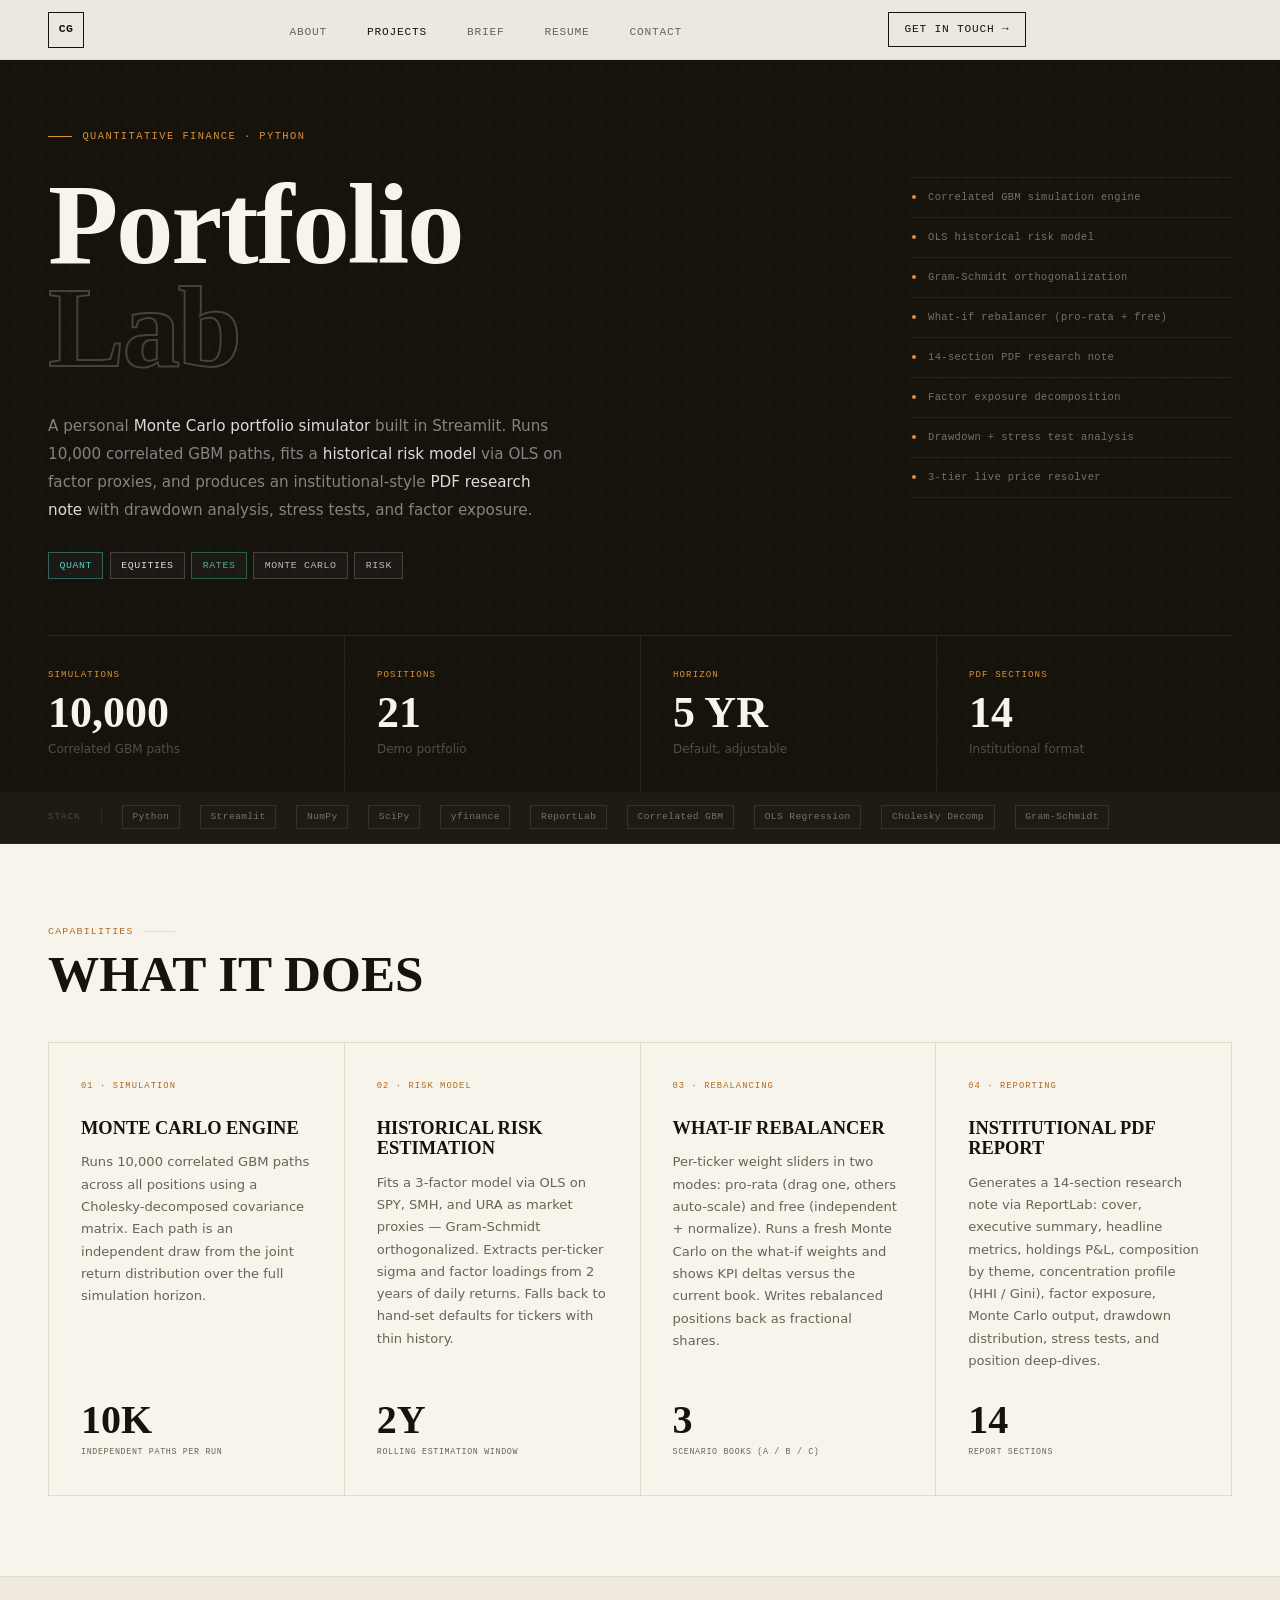
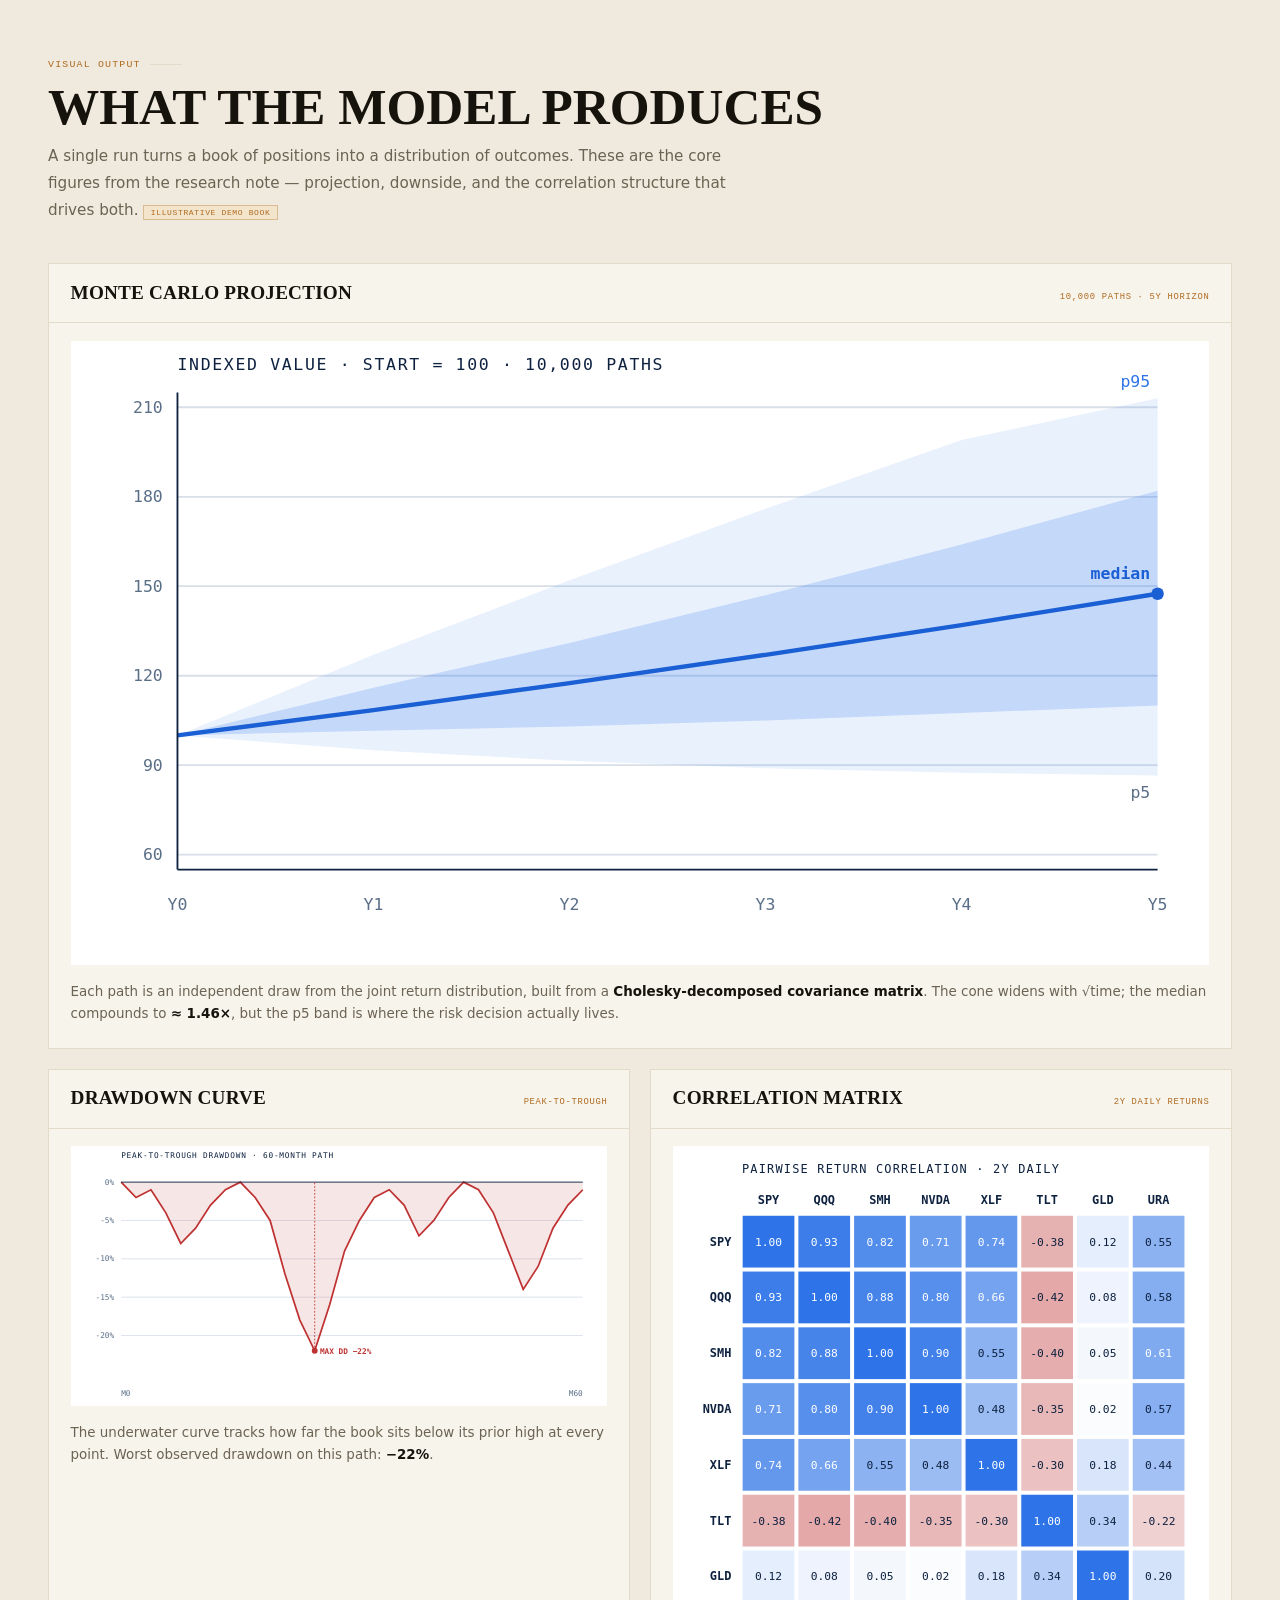
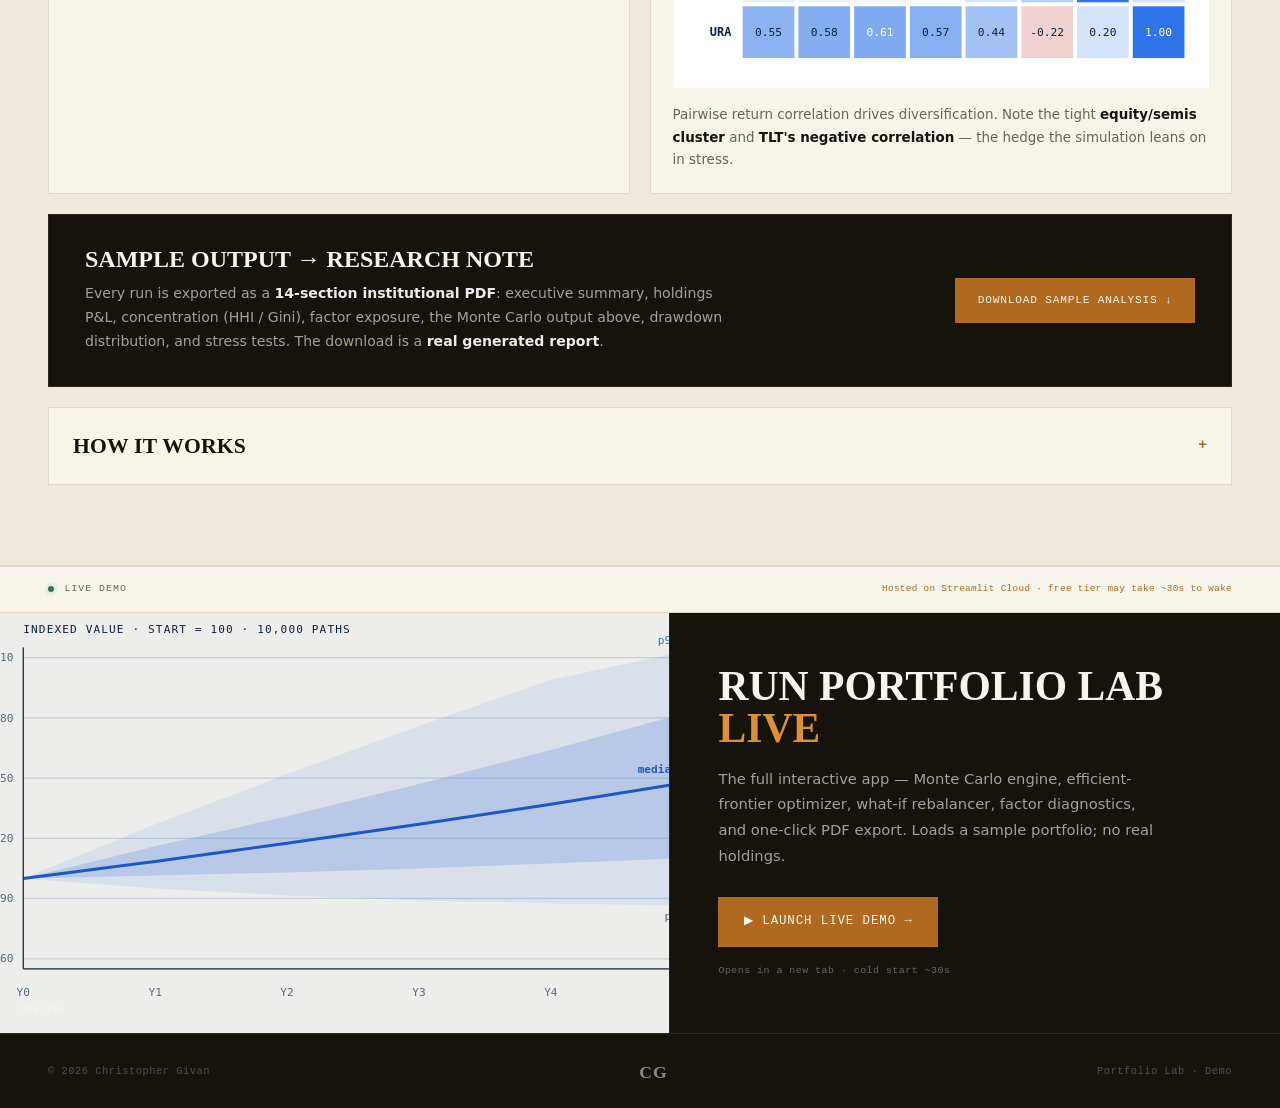
<file: portfolio-lab.html>
<!DOCTYPE html>
<html lang="en">
<head>
  <meta charset="UTF-8" />
  <meta name="viewport" content="width=device-width, initial-scale=1.0" />
  <meta http-equiv="Content-Security-Policy" content="default-src 'self'; script-src 'self' 'unsafe-inline'; style-src 'self' 'unsafe-inline' https://fonts.googleapis.com; font-src https://fonts.gstatic.com; img-src 'self' data:; connect-src 'self'; frame-ancestors 'none';" />
  <title>Portfolio Lab — Christopher Givan</title>
  <meta name="description" content="Personal Monte Carlo portfolio simulator: correlated GBM, historical risk model, what-if rebalancer, and institutional PDF report generation." />
  <meta name="author" content="Christopher Givan" />
  <meta name="theme-color" content="#0e2240" />
  <meta property="og:type" content="article" />
  <meta property="og:title" content="Portfolio Lab — Christopher Givan" />
  <meta property="og:description" content="Monte Carlo portfolio simulator with historical risk model, factor exposure, and institutional PDF reports." />
  <meta property="og:image" content="headshot.jpg" />
  <meta name="twitter:card" content="summary_large_image" />
  <meta name="twitter:title" content="Portfolio Lab — Christopher Givan" />
  <meta name="twitter:description" content="Monte Carlo portfolio simulator with historical risk model, factor exposure, and institutional PDF reports." />
  <meta name="twitter:image" content="headshot.jpg" />
  <link rel="icon" type="image/svg+xml" href="data:image/svg+xml,%3Csvg xmlns='http://www.w3.org/2000/svg' viewBox='0 0 32 32'%3E%3Crect width='32' height='32' fill='%230e2240'/%3E%3Ctext x='16' y='22' font-family='-apple-system,BlinkMacSystemFont,Segoe UI,sans-serif' font-size='14' font-weight='800' fill='white' text-anchor='middle'%3ECG%3C/text%3E%3C/svg%3E" />
  <link rel="preconnect" href="https://fonts.googleapis.com" />
  <link rel="preconnect" href="https://fonts.gstatic.com" crossorigin />
  <link href="https://fonts.googleapis.com/css2?family=IBM+Plex+Mono:wght@400;500;600&family=IBM+Plex+Sans:wght@300;400;500;600;700&family=Newsreader:ital,opsz,wght@0,6..72,400;0,6..72,500;0,6..72,600;0,6..72,700;1,6..72,400;1,6..72,500;1,6..72,600;1,6..72,700&display=swap" rel="stylesheet" />
  <style>
    *, *::before, *::after { box-sizing: border-box; margin: 0; padding: 0; }

    :root {
      --white:    #f7f4ec;
      --off:      #efeadd;
      --light:    #e7e0cf;
      --border:   #e2dbca;
      --navy:     #16130d;
      --navy2:    #1f1b13;
      --navy3:    #2b2619;
      --blue:     #b06a1f;
      --blue2:    #dc9038;
      --blue-lt:  #f3e4cc;
      --text:     #1b1810;
      --muted:    #6b6353;
      --green:    #2c7a57;
      --green-lt: #dfeee4;
      --red:      #b23b2e;
      --red-lt:   #f6e2dd;
      --amber:    #b06a1f;
      --amber-lt: #f3e4cc;
    }

    html { scroll-behavior: smooth; }

    body {
      background: var(--white);
      color: var(--text);
      font-family: 'IBM Plex Sans', system-ui, sans-serif;
      font-size: 15px;
      line-height: 1.6;
      overflow-x: hidden;
    }

    /* ── NAV ── */
    nav {
      position: fixed;
      top: 0; left: 0; right: 0;
      z-index: 200;
      display: flex;
      align-items: center;
      justify-content: space-between;
      padding: 0 3rem;
      height: 60px;
      background: rgba(247, 244, 236, 0.95);
      backdrop-filter: blur(12px);
      border-bottom: 1px solid var(--border);
    }
    .nav-logo {
      display: flex; align-items: center; justify-content: center;
      width: 36px; height: 36px;
      border: 1.5px solid var(--navy);
      font-family: 'IBM Plex Mono', ui-monospace, monospace;
      font-size: 0.72rem; font-weight: 600;
      color: var(--navy); text-decoration: none; letter-spacing: 0.04em;
    }
    .nav-links { display: flex; align-items: center; gap: 2.5rem; list-style: none; }
    .nav-links a {
      font-family: 'IBM Plex Mono', ui-monospace, monospace;
      font-size: 0.7rem; font-weight: 500;
      color: var(--muted); text-decoration: none;
      letter-spacing: 0.07em; text-transform: uppercase;
      transition: color 0.15s;
    }
    .nav-links a:hover { color: var(--navy); }
    .nav-links a.active { color: var(--navy); }
    .nav-cta {
      font-family: 'IBM Plex Mono', ui-monospace, monospace;
      font-size: 0.7rem; font-weight: 500;
      letter-spacing: 0.07em; text-transform: uppercase;
      padding: 0.45rem 1rem;
      border: 1.5px solid var(--navy);
      color: var(--navy); text-decoration: none;
      transition: all 0.15s;
    }
    .nav-cta:hover { background: var(--navy); color: var(--white); }

    /* ── HERO ── */
    .lab-header {
      background: var(--navy);
      padding: 8rem 3rem 0;
      position: relative;
      overflow: hidden;
    }
    .lab-header::before {
      content: '';
      position: absolute;
      inset: 0;
      background-image: radial-gradient(circle, rgba(46,116,232,0.14) 1px, transparent 1px);
      background-size: 28px 28px;
      pointer-events: none;
    }
    .lab-header-inner {
      max-width: 1200px;
      margin: 0 auto;
      position: relative;
    }

    .lab-eyebrow {
      font-family: 'IBM Plex Mono', ui-monospace, monospace;
      font-size: 0.65rem;
      letter-spacing: 0.14em;
      text-transform: uppercase;
      color: var(--blue2);
      display: flex; align-items: center; gap: 0.65rem;
      margin-bottom: 1.75rem;
    }
    .lab-eyebrow::before {
      content: '';
      display: inline-block;
      width: 24px; height: 1.5px;
      background: var(--blue2);
      flex-shrink: 0;
    }

    .lab-hero-body {
      display: grid;
      grid-template-columns: 1fr 320px;
      gap: 5rem;
      align-items: start;
      padding-bottom: 3.5rem;
    }

    .lab-title {
      font-family: 'Newsreader', Georgia, 'Times New Roman', serif;
      font-weight: 700;
      font-size: clamp(3.5rem, 9vw, 7.5rem);
      line-height: 0.9;
      letter-spacing: -0.02em;
      color: var(--white);
      margin-bottom: 2rem;
    }
    .lab-title .outline {
      color: transparent;
      -webkit-text-stroke: 2px rgba(255,255,255,0.2);
    }

    .lab-sub {
      font-size: 0.95rem;
      color: rgba(255,255,255,0.48);
      line-height: 1.85;
      max-width: 520px;
    }
    .lab-sub strong { color: rgba(255,255,255,0.85); font-weight: 500; }

    .lab-checklist {
      padding-top: 0.25rem;
    }
    .lab-check {
      display: flex;
      align-items: center;
      gap: 0.75rem;
      font-family: 'IBM Plex Mono', ui-monospace, monospace;
      font-size: 0.65rem;
      letter-spacing: 0.04em;
      color: rgba(255,255,255,0.4);
      padding: 0.7rem 0;
      border-bottom: 1px solid rgba(255,255,255,0.06);
    }
    .lab-check:first-child { border-top: 1px solid rgba(255,255,255,0.06); }
    .lab-check-dot {
      width: 4px; height: 4px;
      border-radius: 50%;
      background: var(--blue2);
      flex-shrink: 0;
    }

    /* ── KPIs ── */
    .lab-kpis {
      display: grid;
      grid-template-columns: repeat(4, 1fr);
      border-top: 1px solid rgba(255,255,255,0.08);
    }
    .kpi {
      padding: 2rem 0 2rem 2rem;
      border-left: 1px solid rgba(255,255,255,0.08);
    }
    .kpi:first-child { padding-left: 0; border-left: none; }
    .kpi-label {
      font-family: 'IBM Plex Mono', ui-monospace, monospace;
      font-size: 0.57rem;
      letter-spacing: 0.12em;
      text-transform: uppercase;
      color: var(--blue2);
      margin-bottom: 0.5rem;
    }
    .kpi-value {
      font-family: 'Newsreader', Georgia, 'Times New Roman', serif;
      font-size: 2.75rem;
      font-weight: 800;
      color: var(--white);
      line-height: 1;
      text-transform: uppercase;
    }
    .kpi-sub {
      font-size: 0.75rem;
      color: rgba(255,255,255,0.25);
      margin-top: 0.35rem;
    }

    /* ── TECH STRIP ── */
    .tech-strip {
      background: var(--navy2);
      border-bottom: 1px solid var(--navy3);
      padding: 0.85rem 3rem;
      display: flex;
      align-items: center;
      gap: 1.25rem;
      overflow-x: auto;
      scrollbar-width: none;
    }
    .tech-strip::-webkit-scrollbar { display: none; }
    .tech-strip-label {
      font-family: 'IBM Plex Mono', ui-monospace, monospace;
      font-size: 0.57rem;
      letter-spacing: 0.12em;
      text-transform: uppercase;
      color: rgba(255,255,255,0.2);
      white-space: nowrap;
      flex-shrink: 0;
    }
    .tech-sep {
      width: 1px; height: 14px;
      background: rgba(255,255,255,0.08);
      flex-shrink: 0;
    }
    .tech-tag {
      font-family: 'IBM Plex Mono', ui-monospace, monospace;
      font-size: 0.6rem;
      letter-spacing: 0.04em;
      color: rgba(255,255,255,0.38);
      border: 1px solid rgba(255,255,255,0.1);
      padding: 0.2rem 0.6rem;
      white-space: nowrap;
      flex-shrink: 0;
    }

    /* ── CAPABILITIES SECTION ── */
    .cap-section {
      padding: 5rem 3rem;
      background: var(--white);
      border-bottom: 1px solid var(--border);
    }
    .cap-inner { max-width: 1200px; margin: 0 auto; }

    .cap-eyebrow {
      font-family: 'IBM Plex Mono', ui-monospace, monospace;
      font-size: 0.62rem;
      letter-spacing: 0.12em;
      text-transform: uppercase;
      color: var(--blue);
      display: flex; align-items: center; gap: 0.6rem;
      margin-bottom: 0.65rem;
    }
    .cap-eyebrow::after {
      content: '';
      width: 32px; height: 1px;
      background: var(--border);
    }

    .cap-heading {
      font-family: 'Newsreader', Georgia, 'Times New Roman', serif;
      font-size: clamp(2rem, 4vw, 3.25rem);
      font-weight: 800;
      text-transform: uppercase;
      color: var(--navy);
      line-height: 0.95;
      margin-bottom: 2.75rem;
    }

    .cap-grid {
      display: grid;
      grid-template-columns: repeat(4, 1fr);
      gap: 1px;
      background: var(--border);
      border: 1px solid var(--border);
    }
    .cap-card {
      background: var(--white);
      padding: 2.25rem 2rem;
      display: flex;
      flex-direction: column;
    }
    .cap-num {
      font-family: 'IBM Plex Mono', ui-monospace, monospace;
      font-size: 0.55rem;
      letter-spacing: 0.12em;
      text-transform: uppercase;
      color: var(--blue);
      margin-bottom: 1.5rem;
    }
    .cap-title {
      font-family: 'Newsreader', Georgia, 'Times New Roman', serif;
      font-size: 1.15rem;
      font-weight: 800;
      text-transform: uppercase;
      color: var(--navy);
      line-height: 1.1;
      margin-bottom: 0.85rem;
    }
    .cap-desc {
      font-size: 0.82rem;
      color: var(--muted);
      line-height: 1.7;
      flex: 1;
    }
    .cap-stat {
      font-family: 'Newsreader', Georgia, 'Times New Roman', serif;
      font-size: 2.5rem;
      font-weight: 800;
      color: var(--navy);
      line-height: 1;
      margin-top: 1.75rem;
    }
    .cap-stat-label {
      font-family: 'IBM Plex Mono', ui-monospace, monospace;
      font-size: 0.52rem;
      letter-spacing: 0.08em;
      text-transform: uppercase;
      color: var(--muted);
      margin-top: 0.3rem;
    }

    /* ── EMBED ── */
    .embed-section { background: var(--off); }
    .embed-bar {
      padding: 0.9rem 3rem;
      background: var(--white);
      border-top: 1px solid var(--border);
      border-bottom: 1px solid var(--border);
      display: flex;
      align-items: center;
      justify-content: space-between;
    }
    .embed-label {
      font-family: 'IBM Plex Mono', ui-monospace, monospace;
      font-size: 0.62rem;
      letter-spacing: 0.1em;
      text-transform: uppercase;
      color: var(--muted);
      display: flex;
      align-items: center;
      gap: 0.65rem;
    }
    .live-dot {
      width: 6px; height: 6px;
      border-radius: 50%;
      background: var(--green);
      box-shadow: 0 0 0 3px var(--green-lt);
      flex-shrink: 0;
    }
    .embed-notice {
      font-family: 'IBM Plex Mono', ui-monospace, monospace;
      font-size: 0.58rem;
      letter-spacing: 0.04em;
      color: var(--amber);
    }
    .lab-embed {
      width: 100%;
      height: calc(100vh - 56px);
      min-height: 800px;
      border: none;
      display: block;
    }

    /* ── LAUNCH PANEL (click-to-launch live demo) ── */
    .launch-panel {
      display: grid;
      grid-template-columns: 1.1fr 1fr;
      background: var(--navy);
      min-height: 420px;
    }
    .launch-preview {
      position: relative;
      overflow: hidden;
      border-right: 1px solid var(--navy3);
      background: var(--navy2);
    }
    .launch-preview img { width: 100%; height: 100%; object-fit: cover; display: block; opacity: 0.92; }
    .launch-preview::after {
      content: 'PREVIEW';
      position: absolute; bottom: 1rem; left: 1.25rem;
      font-family: 'IBM Plex Mono', ui-monospace, monospace; font-size: 0.55rem; letter-spacing: 0.14em;
      color: rgba(255,255,255,0.45);
    }
    .launch-cta {
      padding: 3rem 3rem; display: flex; flex-direction: column;
      align-items: flex-start; justify-content: center;
    }
    .launch-title {
      font-family: 'Newsreader', Georgia, 'Times New Roman', serif; font-size: clamp(1.8rem, 3.5vw, 2.6rem);
      font-weight: 800; text-transform: uppercase; color: var(--white);
      line-height: 1; margin-bottom: 1rem;
    }
    .launch-title span { color: var(--blue2); }
    .launch-cta p {
      font-size: 0.92rem; color: rgba(255,255,255,0.6); line-height: 1.75;
      max-width: 440px; margin-bottom: 1.75rem;
    }
    .launch-btn {
      font-family: 'IBM Plex Mono', ui-monospace, monospace; font-size: 0.78rem; font-weight: 500;
      letter-spacing: 0.07em; text-transform: uppercase; padding: 0.95rem 1.6rem;
      background: var(--blue); color: var(--white); text-decoration: none;
      display: inline-flex; align-items: center; gap: 0.6rem; transition: background 0.15s, transform 0.15s;
    }
    .launch-btn:hover { background: var(--blue2); transform: translateY(-2px); }
    .launch-sub {
      font-family: 'IBM Plex Mono', ui-monospace, monospace; font-size: 0.62rem; letter-spacing: 0.05em;
      color: rgba(255,255,255,0.35); margin-top: 1rem;
    }
    @media (max-width: 760px) {
      .launch-panel { grid-template-columns: 1fr; }
      .launch-preview { min-height: 200px; border-right: none; border-bottom: 1px solid var(--navy3); }
      .launch-cta { padding: 2.25rem 1.5rem; }
    }

    /* ── FOOTER ── */
    footer {
      background: var(--navy);
      border-top: 1px solid var(--navy3);
      padding: 1.5rem 3rem;
      display: flex;
      align-items: center;
      justify-content: space-between;
    }
    footer .f-left, footer .f-right {
      font-family: 'IBM Plex Mono', ui-monospace, monospace;
      font-size: 0.65rem;
      letter-spacing: 0.05em;
      color: rgba(255,255,255,0.25);
    }
    footer .f-logo {
      font-family: 'Newsreader', Georgia, 'Times New Roman', serif;
      font-size: 1.1rem;
      font-weight: 800;
      color: rgba(255,255,255,0.5);
      letter-spacing: 0.06em;
    }

    /* ════════════════════════════════════════════════════════
       TAGS  (domain chips, reused on hero + cards)
       ════════════════════════════════════════════════════════ */
    .tag-row { display: flex; flex-wrap: wrap; gap: 0.4rem; margin-top: 1.75rem; }
    .tag {
      font-family: 'IBM Plex Mono', ui-monospace, monospace;
      font-size: 0.62rem; letter-spacing: 0.06em; text-transform: uppercase;
      padding: 0.28rem 0.65rem; border: 1px solid rgba(255,255,255,0.18);
      color: rgba(255,255,255,0.7); background: rgba(255,255,255,0.03);
    }
    .tag.on-light { border-color: var(--border); color: var(--muted); background: var(--white); }
    .tag.t-quant      { color: #4fd1c5; border-color: rgba(79,209,197,0.4); }
    .tag.t-equities   { color: rgba(255,255,255,0.85); }
    .tag.t-rates      { color: #54b083; border-color: rgba(62,201,122,0.4); }

    /* ════════════════════════════════════════════════════════
       VISUAL OUTPUT  (chart cards)
       ════════════════════════════════════════════════════════ */
    .viz-section { background: var(--off); padding: 5rem 3rem; border-bottom: 1px solid var(--border); }
    .viz-inner { max-width: 1200px; margin: 0 auto; }
    .viz-eyebrow {
      font-family: 'IBM Plex Mono', ui-monospace, monospace; font-size: 0.62rem;
      letter-spacing: 0.12em; text-transform: uppercase; color: var(--blue);
      display: flex; align-items: center; gap: 0.6rem; margin-bottom: 0.65rem;
    }
    .viz-eyebrow::after { content: ''; width: 32px; height: 1px; background: var(--border); }
    .viz-heading {
      font-family: 'Newsreader', Georgia, 'Times New Roman', serif; font-size: clamp(2rem, 4vw, 3.25rem);
      font-weight: 800; text-transform: uppercase; color: var(--navy);
      line-height: 0.95; margin-bottom: 0.75rem;
    }
    .viz-intro { font-size: 0.95rem; color: var(--muted); line-height: 1.75; max-width: 680px; margin-bottom: 2.5rem; }
    .viz-grid { display: grid; grid-template-columns: repeat(2, 1fr); gap: 1.25rem; }
    .viz-card { background: var(--white); border: 1px solid var(--border); display: flex; flex-direction: column; }
    .viz-card.wide { grid-column: 1 / -1; }
    .viz-card-head {
      padding: 1.15rem 1.35rem; border-bottom: 1px solid var(--border);
      display: flex; align-items: baseline; justify-content: space-between; gap: 1rem;
    }
    .viz-card-title {
      font-family: 'Newsreader', Georgia, 'Times New Roman', serif; font-size: 1.2rem; font-weight: 800;
      text-transform: uppercase; color: var(--navy); letter-spacing: 0.01em; line-height: 1;
    }
    .viz-card-tag {
      font-family: 'IBM Plex Mono', ui-monospace, monospace; font-size: 0.55rem; letter-spacing: 0.08em;
      text-transform: uppercase; color: var(--blue); white-space: nowrap;
    }
    .viz-figure { padding: 1.1rem 1.35rem 0.5rem; }
    .viz-note {
      font-size: 0.84rem; color: var(--muted); line-height: 1.65;
      padding: 0.5rem 1.35rem 1.4rem;
    }
    .viz-note strong { color: var(--navy); font-weight: 600; }

    /* placeholder ribbon for any illustrative figure */
    .illus-flag {
      font-family: 'IBM Plex Mono', ui-monospace, monospace; font-size: 0.5rem; letter-spacing: 0.08em;
      text-transform: uppercase; color: var(--amber); background: var(--amber-lt);
      border: 1px solid rgba(160,90,0,0.3); padding: 0.12rem 0.4rem;
    }

    /* sample-read callout + download CTA */
    .sample-read {
      grid-column: 1 / -1; background: var(--navy); border: 1px solid var(--navy3);
      padding: 2rem 2.25rem; display: grid; grid-template-columns: 1fr auto;
      gap: 2rem; align-items: center;
    }
    .sample-read h3 {
      font-family: 'Newsreader', Georgia, 'Times New Roman', serif; font-size: 1.5rem; font-weight: 800;
      text-transform: uppercase; color: var(--white); margin-bottom: 0.6rem; line-height: 1.05;
    }
    .sample-read p { font-size: 0.88rem; color: rgba(255,255,255,0.6); line-height: 1.7; max-width: 640px; }
    .sample-read p strong { color: rgba(255,255,255,0.92); font-weight: 600; }
    .dl-btn {
      font-family: 'IBM Plex Mono', ui-monospace, monospace; font-size: 0.7rem; font-weight: 500;
      letter-spacing: 0.07em; text-transform: uppercase; padding: 0.85rem 1.4rem;
      background: var(--blue); color: var(--white); text-decoration: none;
      white-space: nowrap; transition: background 0.15s; display: inline-block;
    }
    .dl-btn:hover { background: var(--blue2); }

    /* ════════════════════════════════════════════════════════
       HOW IT WORKS  (collapsible)
       ════════════════════════════════════════════════════════ */
    .howto { border: 1px solid var(--border); background: var(--white); margin-top: 1.25rem; }
    .howto > summary {
      cursor: pointer; list-style: none; padding: 1.3rem 1.5rem;
      font-family: 'Newsreader', Georgia, 'Times New Roman', serif; font-size: 1.35rem; font-weight: 800;
      text-transform: uppercase; color: var(--navy); letter-spacing: 0.01em;
      display: flex; align-items: center; justify-content: space-between;
    }
    .howto > summary::-webkit-details-marker { display: none; }
    .howto > summary .chev {
      font-family: 'IBM Plex Mono', ui-monospace, monospace; font-size: 0.9rem; color: var(--blue);
      transition: transform 0.2s ease;
    }
    .howto[open] > summary { border-bottom: 1px solid var(--border); }
    .howto[open] > summary .chev { transform: rotate(45deg); }
    .howto-body { padding: 1.75rem 1.5rem; display: grid; grid-template-columns: repeat(2, 1fr); gap: 1.75rem 2.5rem; }
    .howto-group h4 {
      font-family: 'IBM Plex Mono', ui-monospace, monospace; font-size: 0.6rem; letter-spacing: 0.1em;
      text-transform: uppercase; color: var(--blue); margin-bottom: 0.75rem;
      padding-bottom: 0.5rem; border-bottom: 1px solid var(--border);
    }
    .howto-group ul { list-style: none; }
    .howto-group li {
      font-size: 0.86rem; color: var(--muted); line-height: 1.6;
      padding: 0.35rem 0 0.35rem 1rem; position: relative;
    }
    .howto-group li::before { content: '–'; position: absolute; left: 0; color: var(--blue); }
    .howto-group p { font-size: 0.86rem; color: var(--muted); line-height: 1.7; }

    @media (max-width: 760px) {
      .viz-grid { grid-template-columns: 1fr; }
      .sample-read { grid-template-columns: 1fr; gap: 1.25rem; }
      .howto-body { grid-template-columns: 1fr; gap: 1.5rem; }
    }

    /* ── RESPONSIVE ── */
    @media (max-width: 1060px) {
      .lab-hero-body { grid-template-columns: 1fr; gap: 2.5rem; }
      .lab-checklist { display: grid; grid-template-columns: repeat(2, 1fr); gap: 0 2rem; }
      .lab-checklist .lab-check { border-bottom: 1px solid rgba(255,255,255,0.06); }
      .cap-grid { grid-template-columns: repeat(2, 1fr); }
      .lab-kpis { grid-template-columns: repeat(2, 1fr); }
      .kpi:nth-child(3) { border-left: none; padding-left: 0; }
      .kpi:nth-child(3), .kpi:nth-child(4) { border-top: 1px solid rgba(255,255,255,0.08); padding-top: 1.5rem; }
    }
    @media (max-width: 820px) {
      nav { padding: 0 1.25rem; }
      .nav-links { gap: 1.25rem; }
      .lab-header { padding: 7rem 1.5rem 0; }
      .tech-strip { padding: 0.85rem 1.5rem; }
      .cap-section { padding: 4rem 1.5rem; }
      .embed-bar { padding: 0.9rem 1.5rem; }
      footer { padding: 1.25rem 1.5rem; flex-wrap: wrap; gap: 0.5rem; }
    }
    @media (max-width: 560px) {
      .lab-title { font-size: 4rem; }
      .lab-checklist { display: none; }
      .cap-grid { grid-template-columns: 1fr; }
      .lab-kpis { grid-template-columns: repeat(2, 1fr); }
      .nav-links { display: none; }
      .nav-cta { display: none; }
    }
  </style>
</head>
<body>

<!-- NAV -->
<nav>
  <a href="index.html#hero" class="nav-logo">CG</a>
  <ul class="nav-links">
    <li><a href="index.html#about">About</a></li>
    <li><a href="index.html#projects" class="active">Projects</a></li>
    <li><a href="brief.html">Brief</a></li>
    <li><a href="index.html#resume">Resume</a></li>
    <li><a href="index.html#contact">Contact</a></li>
  </ul>
  <a href="mailto:givanchris@icloud.com" class="nav-cta">Get in Touch →</a>
</nav>

<!-- HERO -->
<header class="lab-header page-main">
  <div class="lab-header-inner">
    <div class="lab-eyebrow">Quantitative Finance · Python</div>
    <div class="lab-hero-body">
      <div>
        <h1 class="lab-title">Portfolio<br><span class="outline">Lab</span></h1>
        <p class="lab-sub">
          A personal <strong>Monte Carlo portfolio simulator</strong> built in Streamlit. Runs 10,000 correlated GBM paths, fits a <strong>historical risk model</strong> via OLS on factor proxies, and produces an institutional-style <strong>PDF research note</strong> with drawdown analysis, stress tests, and factor exposure.
        </p>
        <div class="tag-row">
          <span class="tag t-quant">Quant</span>
          <span class="tag t-equities">Equities</span>
          <span class="tag t-rates">Rates</span>
          <span class="tag">Monte Carlo</span>
          <span class="tag">Risk</span>
        </div>
      </div>
      <div class="lab-checklist">
        <div class="lab-check"><span class="lab-check-dot"></span>Correlated GBM simulation engine</div>
        <div class="lab-check"><span class="lab-check-dot"></span>OLS historical risk model</div>
        <div class="lab-check"><span class="lab-check-dot"></span>Gram-Schmidt orthogonalization</div>
        <div class="lab-check"><span class="lab-check-dot"></span>What-if rebalancer (pro-rata + free)</div>
        <div class="lab-check"><span class="lab-check-dot"></span>14-section PDF research note</div>
        <div class="lab-check"><span class="lab-check-dot"></span>Factor exposure decomposition</div>
        <div class="lab-check"><span class="lab-check-dot"></span>Drawdown + stress test analysis</div>
        <div class="lab-check"><span class="lab-check-dot"></span>3-tier live price resolver</div>
      </div>
    </div>
    <div class="lab-kpis">
      <div class="kpi">
        <div class="kpi-label">Simulations</div>
        <div class="kpi-value">10,000</div>
        <div class="kpi-sub">Correlated GBM paths</div>
      </div>
      <div class="kpi">
        <div class="kpi-label">Positions</div>
        <div class="kpi-value">21</div>
        <div class="kpi-sub">Demo portfolio</div>
      </div>
      <div class="kpi">
        <div class="kpi-label">Horizon</div>
        <div class="kpi-value">5 YR</div>
        <div class="kpi-sub">Default, adjustable</div>
      </div>
      <div class="kpi">
        <div class="kpi-label">PDF Sections</div>
        <div class="kpi-value">14</div>
        <div class="kpi-sub">Institutional format</div>
      </div>
    </div>
  </div>
</header>

<!-- TECH STRIP -->
<div class="tech-strip">
  <span class="tech-strip-label">Stack</span>
  <div class="tech-sep"></div>
  <span class="tech-tag">Python</span>
  <span class="tech-tag">Streamlit</span>
  <span class="tech-tag">NumPy</span>
  <span class="tech-tag">SciPy</span>
  <span class="tech-tag">yfinance</span>
  <span class="tech-tag">ReportLab</span>
  <span class="tech-tag">Correlated GBM</span>
  <span class="tech-tag">OLS Regression</span>
  <span class="tech-tag">Cholesky Decomp</span>
  <span class="tech-tag">Gram-Schmidt</span>
</div>

<!-- CAPABILITIES -->
<section class="cap-section">
  <div class="cap-inner">
    <div class="cap-eyebrow">Capabilities</div>
    <div class="cap-heading">What It Does</div>
    <div class="cap-grid">

      <div class="cap-card">
        <div class="cap-num">01 · Simulation</div>
        <div class="cap-title">Monte Carlo Engine</div>
        <p class="cap-desc">Runs 10,000 correlated GBM paths across all positions using a Cholesky-decomposed covariance matrix. Each path is an independent draw from the joint return distribution over the full simulation horizon.</p>
        <div class="cap-stat">10K</div>
        <div class="cap-stat-label">Independent paths per run</div>
      </div>

      <div class="cap-card">
        <div class="cap-num">02 · Risk Model</div>
        <div class="cap-title">Historical Risk Estimation</div>
        <p class="cap-desc">Fits a 3-factor model via OLS on SPY, SMH, and URA as market proxies — Gram-Schmidt orthogonalized. Extracts per-ticker sigma and factor loadings from 2 years of daily returns. Falls back to hand-set defaults for tickers with thin history.</p>
        <div class="cap-stat">2Y</div>
        <div class="cap-stat-label">Rolling estimation window</div>
      </div>

      <div class="cap-card">
        <div class="cap-num">03 · Rebalancing</div>
        <div class="cap-title">What-if Rebalancer</div>
        <p class="cap-desc">Per-ticker weight sliders in two modes: pro-rata (drag one, others auto-scale) and free (independent + normalize). Runs a fresh Monte Carlo on the what-if weights and shows KPI deltas versus the current book. Writes rebalanced positions back as fractional shares.</p>
        <div class="cap-stat">3</div>
        <div class="cap-stat-label">Scenario books (A / B / C)</div>
      </div>

      <div class="cap-card">
        <div class="cap-num">04 · Reporting</div>
        <div class="cap-title">Institutional PDF Report</div>
        <p class="cap-desc">Generates a 14-section research note via ReportLab: cover, executive summary, headline metrics, holdings P&amp;L, composition by theme, concentration profile (HHI / Gini), factor exposure, Monte Carlo output, drawdown distribution, stress tests, and position deep-dives.</p>
        <div class="cap-stat">14</div>
        <div class="cap-stat-label">Report sections</div>
      </div>

    </div>
  </div>
</section>

<!-- ════════════════════════════════════════════════════════════
     VISUAL OUTPUT  —  the charts the model produces
     ════════════════════════════════════════════════════════════ -->
<section class="viz-section" id="visual-output">
  <div class="viz-inner">
    <div class="viz-eyebrow">Visual Output</div>
    <h2 class="viz-heading">What the Model Produces</h2>
    <p class="viz-intro">
      A single run turns a book of positions into a distribution of outcomes. These are the core
      figures from the research note — projection, downside, and the correlation structure that
      drives both. <span class="illus-flag">Illustrative demo book</span>
    </p>

    <div class="viz-grid">

      <!-- Monte Carlo fan (wide) -->
      <div class="viz-card wide">
        <div class="viz-card-head">
          <span class="viz-card-title">Monte Carlo Projection</span>
          <span class="viz-card-tag">10,000 paths · 5Y horizon</span>
        </div>
        <div class="viz-figure">
          <img src="charts/monte_carlo.svg" alt="Monte Carlo fan chart projecting indexed portfolio value over five years, median path compounding to roughly 1.46x with p5–p95 bands" loading="lazy" style="width:100%;height:auto;display:block" />
        </div>
        <p class="viz-note">
          Each path is an independent draw from the joint return distribution, built from a
          <strong>Cholesky-decomposed covariance matrix</strong>. The cone widens with √time; the median
          compounds to <strong>≈ 1.46×</strong>, but the p5 band is where the risk decision actually lives.
        </p>
      </div>

      <!-- Drawdown -->
      <div class="viz-card">
        <div class="viz-card-head">
          <span class="viz-card-title">Drawdown Curve</span>
          <span class="viz-card-tag">Peak-to-trough</span>
        </div>
        <div class="viz-figure">
          <img src="charts/drawdown.svg" alt="Underwater drawdown curve over a 60-month path with a worst drawdown of negative 22 percent" loading="lazy" style="width:100%;height:auto;display:block" />
        </div>
        <p class="viz-note">
          The underwater curve tracks how far the book sits below its prior high at every point.
          Worst observed drawdown on this path: <strong>−22%</strong>.
        </p>
      </div>

      <!-- Correlation heatmap -->
      <div class="viz-card">
        <div class="viz-card-head">
          <span class="viz-card-title">Correlation Matrix</span>
          <span class="viz-card-tag">2Y daily returns</span>
        </div>
        <div class="viz-figure">
          <img src="charts/correlation.svg" alt="Correlation heatmap across eight holdings showing tight equity clustering and negative bond correlation" loading="lazy" style="width:100%;height:auto;display:block" />
        </div>
        <p class="viz-note">
          Pairwise return correlation drives diversification. Note the tight <strong>equity/semis cluster</strong>
          and <strong>TLT's negative correlation</strong> — the hedge the simulation leans on in stress.
        </p>
      </div>

      <!-- Sample read + download -->
      <div class="sample-read">
        <div>
          <h3>Sample Output → Research Note</h3>
          <p>
            Every run is exported as a <strong>14-section institutional PDF</strong>: executive summary,
            holdings P&amp;L, concentration (HHI / Gini), factor exposure, the Monte Carlo output above,
            drawdown distribution, and stress tests. The download is a <strong>real generated report</strong>.
          </p>
        </div>
        <a href="Assets/sample-analysis.pdf" target="_blank" rel="noopener" class="dl-btn">Download Sample Analysis ↓</a>
      </div>

    </div>

    <!-- HOW IT WORKS -->
    <details class="howto" id="how-it-works">
      <summary>How it works <span class="chev">+</span></summary>
      <div class="howto-body">
        <div class="howto-group">
          <h4>// Data Sources</h4>
          <ul>
            <li>2 years of daily prices via <strong>yfinance</strong> for each holding</li>
            <li>Factor proxies: SPY (market), SMH (semis), URA (uranium/energy)</li>
            <li>3-tier live price resolver with cached fallbacks</li>
          </ul>
        </div>
        <div class="howto-group">
          <h4>// Model Assumptions</h4>
          <ul>
            <li>Returns follow correlated <strong>geometric Brownian motion</strong></li>
            <li>Drift &amp; volatility estimated from the trailing window (not forecast)</li>
            <li>Covariance held constant over the horizon</li>
            <li>No transaction costs, taxes, or intra-horizon rebalancing</li>
          </ul>
        </div>
        <div class="howto-group">
          <h4>// Methodology</h4>
          <ul>
            <li>OLS factor regression, <strong>Gram–Schmidt orthogonalized</strong></li>
            <li>Cholesky decomposition of the covariance matrix for correlated draws</li>
            <li>10,000 paths; percentiles taken across the terminal distribution</li>
            <li>What-if rebalancer re-runs the full simulation on adjusted weights</li>
          </ul>
        </div>
        <div class="howto-group">
          <h4>// Limitations</h4>
          <p>
            GBM understates fat tails and assumes stable correlations — both break in a crisis,
            exactly when they matter most. Estimates are backward-looking. This is a
            <strong>research &amp; learning tool</strong>, not investment advice, and the demo book is illustrative.
          </p>
        </div>
      </div>
    </details>
  </div>
</section>

<!-- LIVE DEMO (click-to-launch — avoids embedding a cold/sleeping app) -->
<section class="embed-section" id="live-demo">
  <div class="embed-bar">
    <div class="embed-label">
      <div class="live-dot"></div>
      Live Demo
    </div>
    <span class="embed-notice">Hosted on Streamlit Cloud · free tier may take ~30s to wake</span>
  </div>
  <div class="launch-panel">
    <div class="launch-preview">
      <img src="charts/monte_carlo.svg" alt="Preview of Portfolio Lab's Monte Carlo output" loading="lazy" />
    </div>
    <div class="launch-cta">
      <div class="launch-title">Run Portfolio Lab <span>Live</span></div>
      <p>
        The full interactive app — Monte Carlo engine, efficient-frontier optimizer,
        what-if rebalancer, factor diagnostics, and one-click PDF export. Loads a sample
        portfolio; no real holdings.
      </p>
      <a href="https://givanchris-portfolio-lab.streamlit.app" target="_blank" rel="noopener" class="launch-btn">▶ Launch Live Demo →</a>
      <span class="launch-sub">Opens in a new tab · cold start ~30s</span>
    </div>
  </div>
</section>

<!-- FOOTER -->
<footer>
  <span class="f-left">© 2026 Christopher Givan</span>
  <span class="f-logo">CG</span>
  <span class="f-right">Portfolio Lab · Demo</span>
</footer>

<script src="Assets/motion.js"></script>
</body>
</html>
</file>
<file: Assets/site.css>
/* ==========================================================
   site.css — Givan Research Design System
   "Ink & Paper, Signal Amber"
   ========================================================== */

*, *::before, *::after { box-sizing: border-box; margin: 0; padding: 0; }

:root {
  --white:   #f7f4ec;
  --off:     #efeadd;
  --light:   #e7e0cf;
  --border:  #e2dbca;
  --navy:    #16130d;
  --navy2:   #1f1b13;
  --navy3:   #2b2619;
  --blue:    #b06a1f;
  --blue2:   #dc9038;
  --blue-lt: #f3e4cc;
  --text:    #1b1810;
  --muted:   #6b6353;
  --green:   #2c7a57;
  --green-lt:#dfeee4;
  --red:     #b23b2e;
  --red-lt:  #f6e2dd;
  --amber:   #b06a1f;
  --amber-lt:#f3e4cc;
}

html { scroll-behavior: smooth; }

body {
  background: var(--white);
  color: var(--text);
  font-family: 'IBM Plex Sans', system-ui, -apple-system, sans-serif;
  font-size: 15px;
  line-height: 1.6;
  overflow-x: hidden;
}

/* ── NAV ── */
nav {
  position: fixed;
  top: 0; left: 0; right: 0;
  z-index: 200;
  display: flex;
  align-items: center;
  justify-content: space-between;
  padding: 0 3rem;
  height: 60px;
  background: rgba(247, 244, 236, 0.95);
  backdrop-filter: blur(12px);
  border-bottom: 1px solid var(--border);
}

.nav-logo {
  display: flex;
  align-items: center;
  justify-content: center;
  width: 36px; height: 36px;
  border: 1.5px solid var(--navy);
  font-family: 'IBM Plex Mono', ui-monospace, monospace;
  font-size: 0.72rem;
  font-weight: 600;
  color: var(--navy);
  text-decoration: none;
  letter-spacing: 0.04em;
}

.nav-links {
  display: flex;
  align-items: center;
  gap: 2.5rem;
  list-style: none;
}

.nav-links a {
  font-family: 'IBM Plex Mono', ui-monospace, monospace;
  font-size: 0.7rem;
  font-weight: 500;
  color: var(--muted);
  text-decoration: none;
  letter-spacing: 0.07em;
  text-transform: uppercase;
  transition: color 0.15s;
}

.nav-links a:hover,
.nav-links a.active { color: var(--navy); }

.nav-cta {
  font-family: 'IBM Plex Mono', ui-monospace, monospace;
  font-size: 0.7rem;
  font-weight: 500;
  letter-spacing: 0.07em;
  text-transform: uppercase;
  padding: 0.45rem 1rem;
  border: 1.5px solid var(--navy);
  color: var(--navy);
  text-decoration: none;
  transition: all 0.15s;
}

.nav-cta:hover {
  background: var(--navy);
  color: var(--white);
}

/* ── SECTION PRIMITIVES ── */
.section-white { background: var(--white); padding: 6rem 3rem; }
.section-off   { background: var(--off);   padding: 6rem 3rem; }
.section-navy  { background: var(--navy);  padding: 6rem 3rem; }

.inner { max-width: 1080px; margin: 0 auto; }

.section-eyebrow {
  font-family: 'IBM Plex Mono', ui-monospace, monospace;
  font-size: 0.65rem;
  letter-spacing: 0.12em;
  text-transform: uppercase;
  color: var(--blue);
  margin-bottom: 0.75rem;
  display: flex;
  align-items: center;
  gap: 0.6rem;
}

.section-eyebrow-light { color: var(--blue2); }
.section-eyebrow-light::after { background: var(--navy3) !important; }

.section-eyebrow::after {
  content: '';
  width: 40px;
  height: 1px;
  background: var(--border);
}

.section-heading {
  font-family: 'Newsreader', Georgia, 'Times New Roman', serif;
  font-weight: 600;
  font-size: clamp(2.25rem, 5vw, 3.75rem);
  letter-spacing: -0.02em;
  line-height: 1.0;
  margin-bottom: 2.5rem;
}

/* ── BUTTONS ── */
.btn {
  font-family: 'IBM Plex Mono', ui-monospace, monospace;
  font-size: 0.7rem;
  font-weight: 500;
  letter-spacing: 0.07em;
  text-transform: uppercase;
  padding: 0.65rem 1.3rem;
  text-decoration: none;
  cursor: pointer;
  border: none;
  transition: all 0.15s;
  display: inline-flex;
  align-items: center;
  gap: 0.4rem;
}

.btn-navy         { background: var(--navy); color: var(--white); }
.btn-navy:hover   { background: var(--navy2); }
.btn-outline      { background: transparent; border: 1.5px solid var(--border); color: var(--text); }
.btn-outline:hover { border-color: var(--navy); color: var(--navy); }

/* ── CHANGE COLORS (shared) ── */
.up   { color: var(--green); }
.down { color: var(--red); }
.flat { color: var(--muted); }

/* ── TICKER ── */
.ticker-wrap {
  background: var(--navy);
  border-top: 1px solid var(--navy3);
  padding: 0.6rem 0;
  overflow: hidden;
  white-space: nowrap;
}

.ticker-track {
  display: inline-block;
  animation: ticker 30s linear infinite;
}

.ticker-track span {
  font-family: 'IBM Plex Mono', ui-monospace, monospace;
  font-size: 0.65rem;
  letter-spacing: 0.08em;
  text-transform: uppercase;
  color: rgba(244, 239, 227, 0.25);
  padding: 0 2.5rem;
}

.ticker-track span.accent { color: var(--blue2); }

@keyframes ticker {
  0%   { transform: translateX(0); }
  100% { transform: translateX(-50%); }
}

/* ── FOOTER ── */
footer {
  background: var(--navy);
  border-top: 1px solid var(--navy3);
  padding: 1.5rem 3rem;
  display: flex;
  align-items: center;
  justify-content: space-between;
}

footer .f-left, footer .f-right {
  font-family: 'IBM Plex Mono', ui-monospace, monospace;
  font-size: 0.65rem;
  letter-spacing: 0.05em;
  color: rgba(244, 239, 227, 0.25);
}

footer .f-logo {
  font-family: 'IBM Plex Mono', ui-monospace, monospace;
  font-size: 0.9rem;
  font-weight: 600;
  color: rgba(244, 239, 227, 0.5);
  letter-spacing: 0.1em;
}

/* ── SCROLLBAR ── */
::-webkit-scrollbar { width: 5px; }
::-webkit-scrollbar-track { background: var(--off); }
::-webkit-scrollbar-thumb { background: var(--border); border-radius: 99px; }

/* ── RESPONSIVE GUARD RAILS ── */
@media (max-width: 820px) {
  nav { padding: 0 1.25rem; }
  .nav-links { gap: 1.25rem; }
  .section-white, .section-off, .section-navy { padding: 4rem 1.25rem; }
  footer { padding: 1.25rem 1.25rem; }
}

@media (max-width: 560px) {
  .nav-links li:nth-child(n+4) { display: none; }
  .nav-cta { display: none; }
}

/* ============================================================
   MOTION — Givan Research Design System
   See MOTION-HANDOFF.md for the full spec.
   ============================================================ */

/* ── Missing tokens ─────────────────────────────────────────── */
:root {
  --ease-out:       cubic-bezier(0.16, 1, 0.3, 1);
  --shadow-sm:      0 2px 8px -2px rgba(22,19,13,0.12);
  --shadow-lg:      0 18px 40px -12px rgba(22,19,13,0.28);
  --surface-sunken: rgba(22,19,13,0.06);
}

/* ── §1a  Scroll-reveal primitives ─────────────────────────── */
.reveal {
  opacity: 0;
  transform: translateY(18px);
  transition: opacity 0.66s var(--ease-out), transform 0.66s var(--ease-out);
  will-change: opacity, transform;
}
.reveal.is-in      { opacity: 1; transform: none; }
.reveal.is-instant { transition: none; }

[data-stagger] > .reveal:nth-child(1)   { transition-delay: 0ms;   }
[data-stagger] > .reveal:nth-child(2)   { transition-delay: 70ms;  }
[data-stagger] > .reveal:nth-child(3)   { transition-delay: 140ms; }
[data-stagger] > .reveal:nth-child(4)   { transition-delay: 210ms; }
[data-stagger] > .reveal:nth-child(5)   { transition-delay: 280ms; }
[data-stagger] > .reveal:nth-child(6)   { transition-delay: 350ms; }
[data-stagger] > .reveal:nth-child(n+7) { transition-delay: 420ms; }
.reveal.is-instant { transition-delay: 0ms !important; }

@media (prefers-reduced-motion: reduce) {
  .reveal { opacity: 1; transform: none; transition: none; }
}

@media print {
  .reveal, .cg-load, .page-main { opacity: 1 !important; transform: none !important; animation: none !important; transition: none !important; }
}

/* ── §2  Hero load-in (transform only — never opacity) ─────── */
@keyframes cg-rise {
  from { transform: translateY(18px); }
  to   { transform: none; }
}
.cg-load     { animation: cg-rise 0.6s var(--ease-out) both; }
.cg-load--2  { animation-delay: 0.09s; }
.cg-load--3  { animation-delay: 0.18s; }

@media (prefers-reduced-motion: reduce) {
  .cg-load { animation: none; }
}

/* ── §3  Page-load entrance ────────────────────────────────── */
@keyframes cg-page-in {
  from { transform: translateY(10px); opacity: 0.7; }
  to   { transform: none; opacity: 1; }
}
.page-main { animation: cg-page-in 0.5s var(--ease-out) both; }

@media (prefers-reduced-motion: reduce) {
  .page-main { animation: none; }
}

/* ── §4a  Nav active link — snap, never transition ──────────── */
.nav-links a { position: relative; }
.nav-links a::after {
  content: ""; position: absolute; left: 0; right: 0; bottom: -3px; height: 1.5px;
  background: currentColor; transform: scaleX(0); transform-origin: left;
  transition: transform 0.15s var(--ease-out);
}
.nav-links a:hover::after { transform: scaleX(1); }
/* Active: snap immediately — !important overrides each page's inline <style> */
.nav-links a.active { color: var(--blue) !important; }
.nav-links a.active::after { transform: scaleX(1); background: var(--blue); transition: none; }

/* ── §4b  Scroll-progress hairline ─────────────────────────── */
.nav__progress {
  position: absolute; left: 0; bottom: -1px; height: 2px; width: 0;
  background: var(--blue); transition: width 90ms linear; pointer-events: none;
}

/* ── §6  Hover micro-interactions (pure CSS) ────────────────── */

/* Project cards (.pcard on index.html) */
.pcard {
  transition: transform 0.18s var(--ease-out), box-shadow 0.18s var(--ease-out),
              border-color 0.18s var(--ease-out);
}
.pcard:hover { transform: translateY(-4px); box-shadow: var(--shadow-lg); border-color: var(--blue); }

/* Sector heatmap cells (options.html — .sector-cell) */
.sector-cell {
  transition: transform 0.18s var(--ease-out), filter 0.18s, box-shadow 0.18s;
}
.sector-cell:hover {
  transform: translateY(-1px); filter: brightness(1.06);
  box-shadow: var(--shadow-sm); position: relative; z-index: 1;
}

/* Brief stories (.b-story / .b-hed on brief.html) */
.b-story { cursor: pointer; }
.b-story:hover .b-hed { color: var(--blue2); }

/* ── Custom crosshair cursor ────────────────────────────────── */
/* Thin amber + with gapped center. Fallback: crosshair. */
body {
  cursor: url("[data-uri]") 12 12, crosshair;
}
/* On interactive elements: brighter amber + filled center dot */
a, button, [role="button"], label, input, select, textarea,
.pcard, .news-item, .b-story, .sector-cell, .nav-cta, .btn {
  cursor: url("[data-uri]") 12 12, pointer;
}
@media (pointer: coarse) {
  /* Touch devices — restore default cursor */
  body, a, button, [role="button"], label, input, select, textarea,
  .pcard, .news-item, .b-story, .sector-cell, .nav-cta, .btn { cursor: auto; }
}

/* News feed items (brief.html rolling mode — dark navy background) */
.news-item { transition: background 0.15s; }
.news-item:hover { background: rgba(255,255,255,0.06); }
</file>
